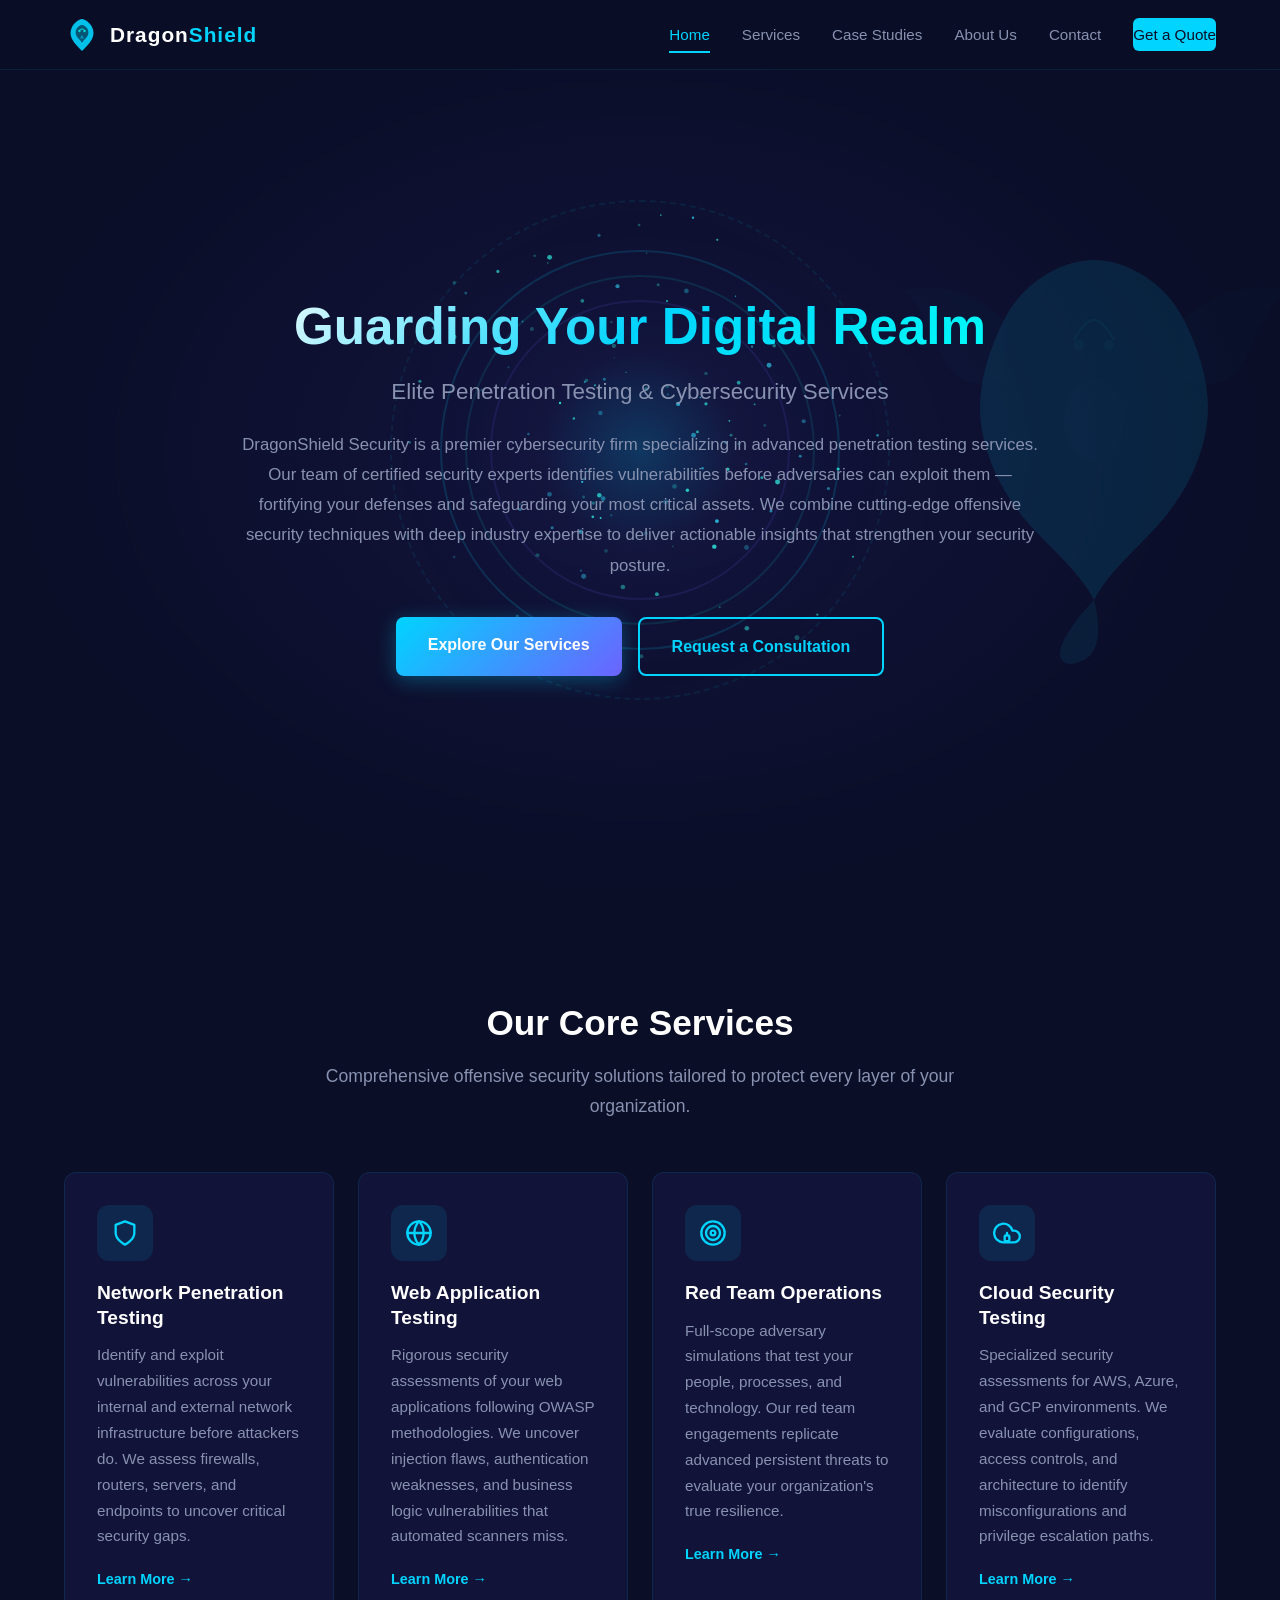
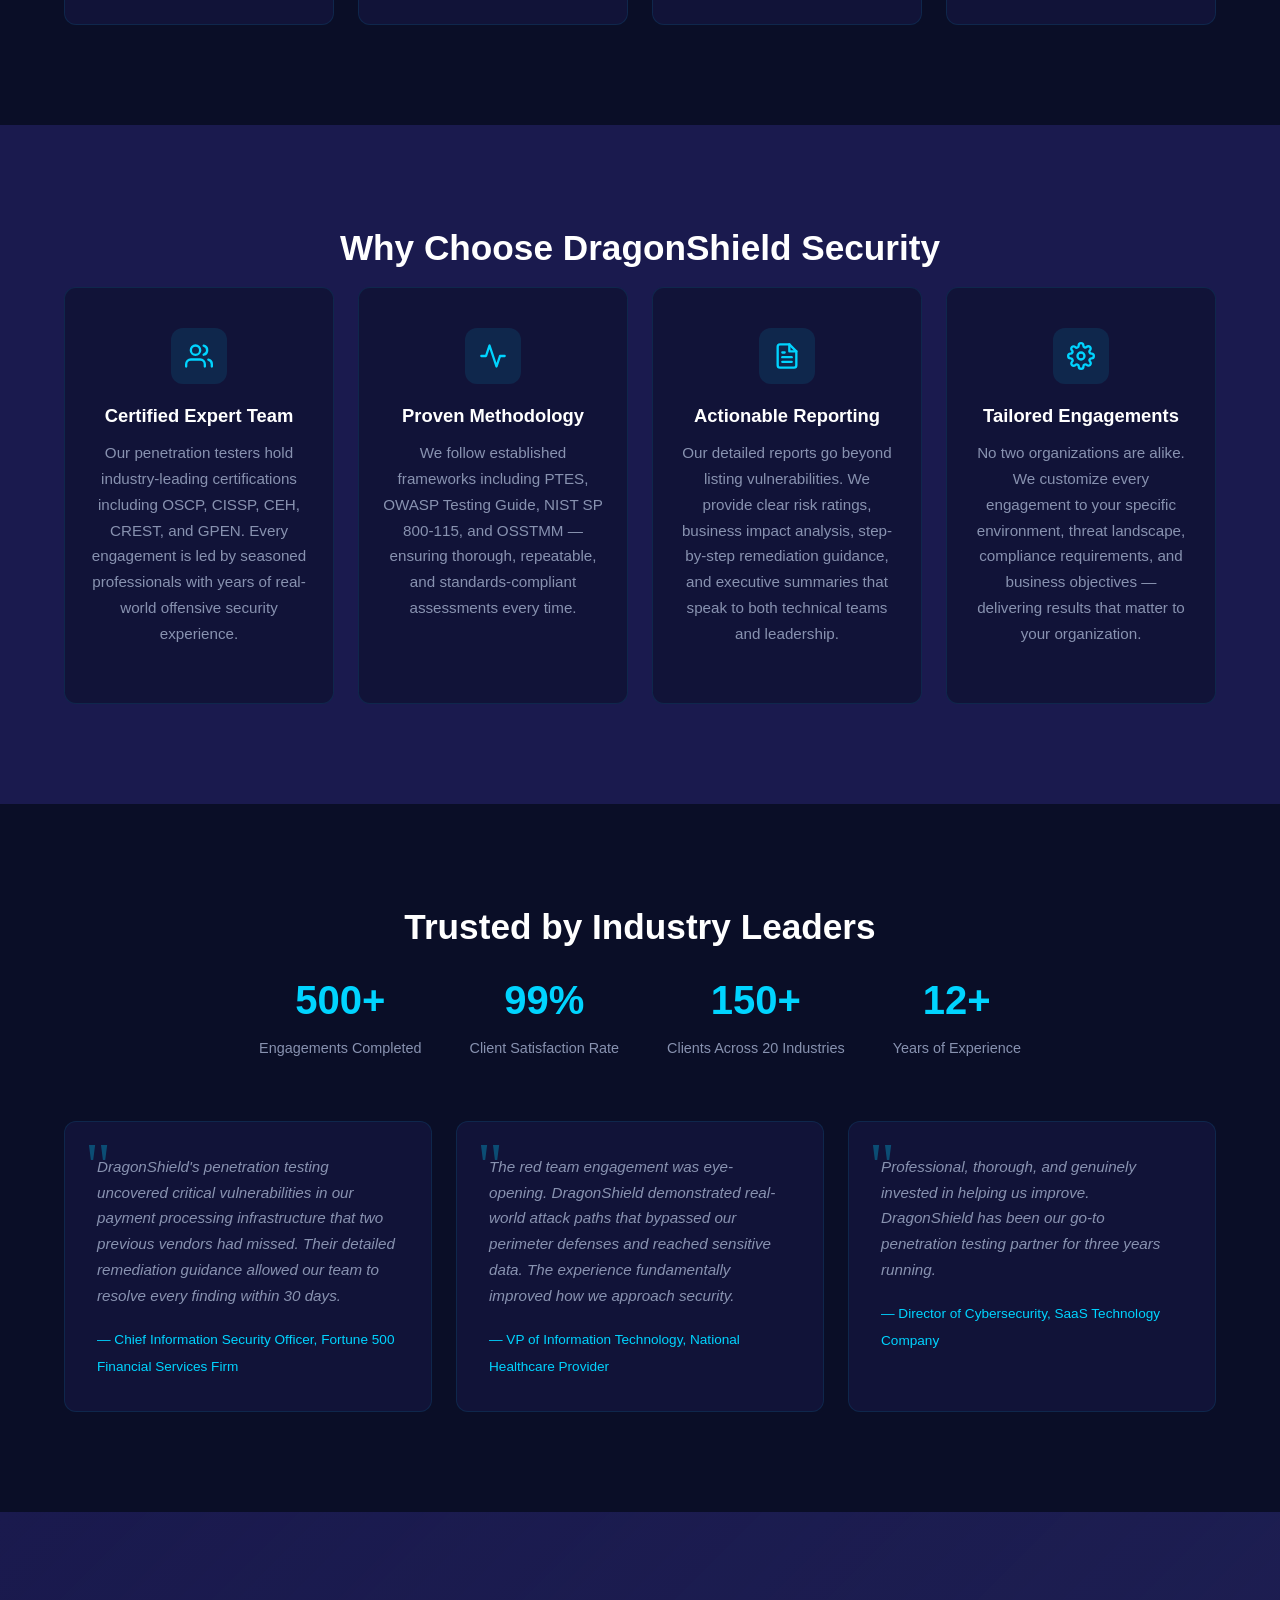
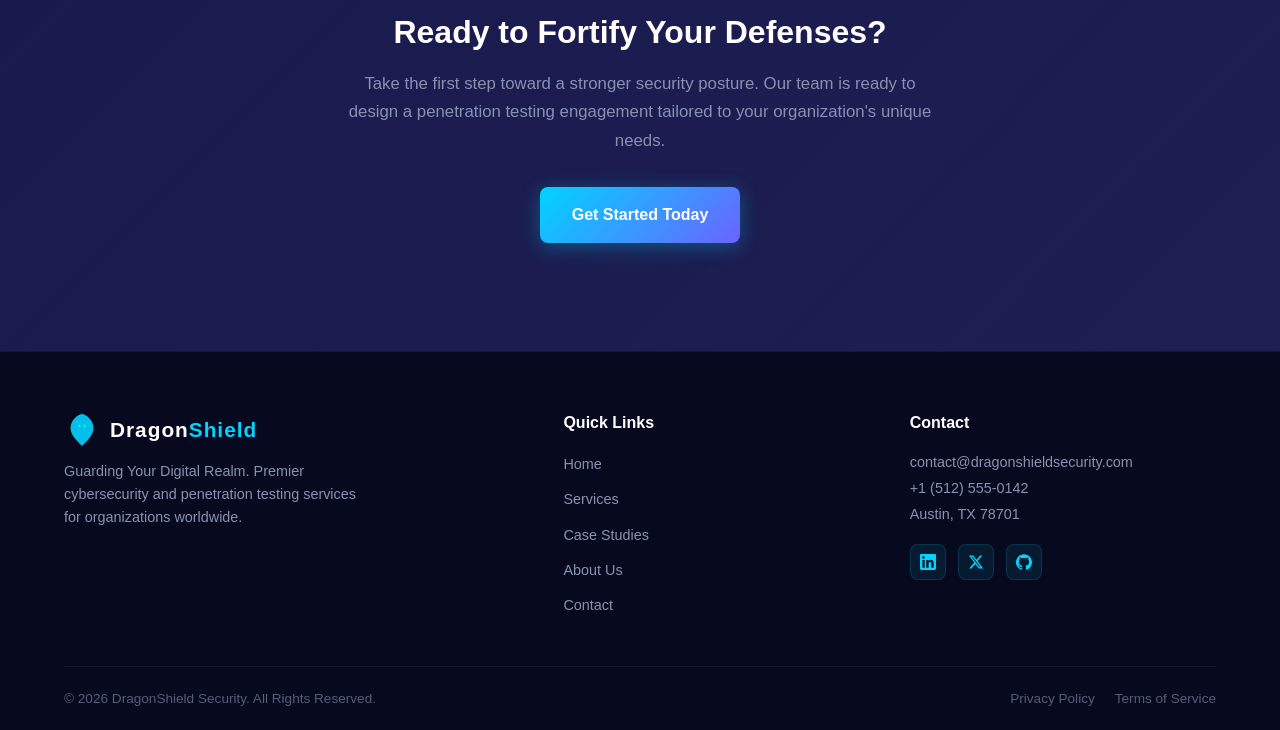
<file: index.html>
<!DOCTYPE html>
<html lang="en">
<head>
  <meta charset="UTF-8">
  <meta name="viewport" content="width=device-width, initial-scale=1.0">
    <meta http-equiv="Content-Security-Policy" content="default-src 'self'; script-src 'self'; style-src 'self' 'unsafe-inline' https://fonts.googleapis.com https://fonts.google.com; font-src 'self' https://fonts.gstatic.com; img-src 'self' data:; connect-src 'self'; frame-ancestors 'none'; base-uri 'self'; form-action 'self';">
    <meta http-equiv="X-Content-Type-Options" content="nosniff">
    <meta http-equiv="X-Frame-Options" content="DENY">
    <meta name="referrer" content="strict-origin-when-cross-origin">
    <meta http-equiv="Permissions-Policy" content="camera=(), microphone=(), geolocation=()">
  <title>DragonShield Security — Guarding Your Digital Realm</title>
    <meta name="description" content="DragonShield Security offers elite penetration testing and cybersecurity services to guard your digital realm.">
  <link rel="preconnect" href="https://fonts.googleapis.com">
  <link
rel="preconnect"
href="https://fonts.gstatic.com"
crossorigin
>
  <link href="https://fonts.googleapis.com/css2?family=Orbitron:wght@400;500;700;900&family=Inter:wght@400;500;600;700&family=Roboto:wght@400;500;700&family=Roboto+Mono:wght@400;500&display=swap" rel="stylesheet">
  <link rel="stylesheet" href="css/styles.css">
</head>
<body>

  <!-- Starry Background -->
  <div class="stars-bg" aria-hidden="true"></div>

  <!-- Navigation -->
  <nav
class="navbar"
role="navigation"
aria-label="Main navigation"
>
    <div class="container">
      <a
href="index.html"
class="nav-brand"
aria-label="DragonShield Security Home"
>
        <svg
viewBox="0 0 36 36"
fill="none"
xmlns="http://www.w3.org/2000/svg"
aria-hidden="true"
>
          <path
d="M18 2C15 2 10 6 8 10C6 14 6 18 8 22C10 26 14 30 18 34C22 30 26 26 28 22C30 18 30 14 28 10C26 6 21 2 18 2Z"
fill="url(#dragon-grad)"
opacity="0.9"
/>
          <path
d="M18 8C16 8 13 10 12 13C11 16 12 19 14 21C15.5 22.5 17 24 18 26C19 24 20.5 22.5 22 21C24 19 25 16 24 13C23 10 20 8 18 8Z"
fill="#0a0e27"
opacity="0.6"
/>
          <path
d="M15 14C15 14 16 12 18 12C20 12 21 14 21 14"
stroke="#00fff5"
stroke-width="1"
fill="none"
opacity="0.8"
/>
          <circle
cx="15.5"
cy="14"
r="1.2"
fill="#00fff5"
opacity="0.9"
>
            <animate
attributeName="opacity"
values="0.9;0.4;0.9"
dur="3s"
repeatCount="indefinite"
/>
          </circle>
          <circle
cx="20.5"
cy="14"
r="1.2"
fill="#00fff5"
opacity="0.9"
>
            <animate
attributeName="opacity"
values="0.9;0.4;0.9"
dur="3s"
repeatCount="indefinite"
/>
          </circle>
          <path
d="M18 18L16 22L18 21L20 22L18 18Z"
fill="#00d4ff"
opacity="0.6"
/>
          <defs>
            <linearGradient
id="dragon-grad"
x1="8"
y1="2"
x2="28"
y2="34"
>
              <stop offset="0%" stop-color="#00d4ff"/>
              <stop offset="100%" stop-color="#6c63ff"/>
            </linearGradient>
          </defs>
        </svg>
        <span class="nav-brand-text">Dragon<span>Shield</span></span>
      </a>
      <div class="nav-links">
        <a href="index.html" class="active">Home</a>
        <a href="services.html">Services</a>
        <a href="case-studies.html">Case Studies</a>
        <a href="about.html">About Us</a>
        <a href="contact.html">Contact</a>
        <a href="contact.html" class="nav-cta">Get a Quote</a>
      </div>
      <button
class="hamburger"
aria-label="Toggle navigation menu"
aria-expanded="false"
>
        <span></span>
        <span></span>
        <span></span>
      </button>
    </div>
  </nav>

  <!-- Mobile Menu -->
  <div class="mobile-overlay" aria-hidden="true"></div>
  <div
class="mobile-menu"
role="navigation"
aria-label="Mobile navigation"
>
    <a href="index.html" class="active">Home</a>
    <a href="services.html">Services</a>
    <a href="case-studies.html">Case Studies</a>
    <a href="about.html">About Us</a>
    <a href="contact.html">Contact</a>
    <a
href="contact.html"
class="nav-cta"
style="text-align:center;margin-top:12px;"
>Get a Quote</a>
  </div>

  <main>
    <!-- Hero Section -->
    <section class="hero">
      <canvas id="portal-canvas" aria-hidden="true"></canvas>

      <!-- Portal Rings -->
      <div class="portal-ring" aria-hidden="true">
        <div class="portal-ring-inner portal-ring-1"></div>
        <div class="portal-ring-inner portal-ring-2"></div>
        <div class="portal-ring-inner portal-ring-3"></div>
        <div class="portal-ring-inner portal-ring-4"></div>
      </div>
      <div class="portal-glow" aria-hidden="true"></div>

      <!-- Dragon SVG (decorative, right side) -->
      <div class="hero-dragon" aria-hidden="true">
        <svg
viewBox="0 0 500 500"
fill="none"
xmlns="http://www.w3.org/2000/svg"
>
          <!-- Dragon body -->
          <path
d="M250 60C220 60 180 80 160 120C140 160 130 200 140 240C150 280 170 310 200 340C220 360 240 380 250 400C260 380 280 360 300 340C330 310 350 280 360 240C370 200 360 160 340 120C320 80 280 60 250 60Z"
fill="url(#hero-dragon-body)"
opacity="0.7"
/>
          <!-- Dragon wings left -->
          <path
d="M160 120C140 100 100 80 60 90C80 110 90 140 100 160C110 180 130 190 160 180"
fill="url(#hero-dragon-wing)"
opacity="0.4"
/>
          <!-- Dragon wings right -->
          <path
d="M340 120C360 100 400 80 440 90C420 110 410 140 400 160C390 180 370 190 340 180"
fill="url(#hero-dragon-wing)"
opacity="0.4"
/>
          <!-- Dragon head detail -->
          <path
d="M230 140C230 140 240 120 250 120C260 120 270 140 270 140"
stroke="#00fff5"
stroke-width="2"
fill="none"
opacity="0.6"
/>
          <!-- Dragon eyes -->
          <circle
cx="235"
cy="145"
r="6"
fill="#00fff5"
opacity="0.8"
>
            <animate
attributeName="opacity"
values="0.8;0.3;0.8"
dur="4s"
repeatCount="indefinite"
/>
            <animate
attributeName="r"
values="6;5;6"
dur="4s"
repeatCount="indefinite"
/>
          </circle>
          <circle
cx="265"
cy="145"
r="6"
fill="#00fff5"
opacity="0.8"
>
            <animate
attributeName="opacity"
values="0.8;0.3;0.8"
dur="4s"
repeatCount="indefinite"
/>
            <animate
attributeName="r"
values="6;5;6"
dur="4s"
repeatCount="indefinite"
/>
          </circle>
          <!-- Dragon chest glow -->
          <ellipse
cx="250"
cy="220"
rx="30"
ry="40"
fill="#00d4ff"
opacity="0.15"
>
            <animate
attributeName="opacity"
values="0.15;0.25;0.15"
dur="3s"
repeatCount="indefinite"
/>
          </ellipse>
          <!-- Dragon breath particles -->
          <circle
cx="250"
cy="170"
r="3"
fill="#00d4ff"
opacity="0.4"
>
            <animate
attributeName="cy"
values="170;100;60"
dur="5s"
repeatCount="indefinite"
/>
            <animate
attributeName="opacity"
values="0.4;0.1;0"
dur="5s"
repeatCount="indefinite"
/>
          </circle>
          <circle
cx="240"
cy="175"
r="2"
fill="#00fff5"
opacity="0.3"
>
            <animate
attributeName="cy"
values="175;110;70"
dur="6s"
repeatCount="indefinite"
/>
            <animate
attributeName="opacity"
values="0.3;0.1;0"
dur="6s"
repeatCount="indefinite"
/>
          </circle>
          <circle
cx="260"
cy="175"
r="2"
fill="#6c63ff"
opacity="0.3"
>
            <animate
attributeName="cy"
values="175;105;65"
dur="5.5s"
repeatCount="indefinite"
/>
            <animate
attributeName="opacity"
values="0.3;0.1;0"
dur="5.5s"
repeatCount="indefinite"
/>
          </circle>
          <!-- Tail -->
          <path
d="M250 400C250 400 230 420 220 440C210 460 220 470 240 460C250 455 260 440 250 400Z"
fill="url(#hero-dragon-body)"
opacity="0.5"
/>
          <defs>
            <linearGradient
id="hero-dragon-body"
x1="140"
y1="60"
x2="360"
y2="400"
>
              <stop offset="0%" stop-color="#00d4ff"/>
              <stop offset="50%" stop-color="#6c63ff"/>
              <stop offset="100%" stop-color="#00d4ff"/>
            </linearGradient>
            <linearGradient
id="hero-dragon-wing"
x1="60"
y1="80"
x2="160"
y2="190"
>
              <stop
offset="0%"
stop-color="#00d4ff"
stop-opacity="0.3"
/>
              <stop
offset="100%"
stop-color="#6c63ff"
stop-opacity="0.1"
/>
            </linearGradient>
          </defs>
        </svg>
      </div>

      <div class="hero-content">
        <h1>Guarding Your Digital Realm</h1>
        <h2>Elite Penetration Testing &amp; Cybersecurity Services</h2>
        <p>DragonShield Security is a premier cybersecurity firm specializing in advanced penetration testing services. Our team of certified security experts identifies vulnerabilities before adversaries can exploit them — fortifying your defenses and safeguarding your most critical assets. We combine cutting-edge offensive security techniques with deep industry expertise to deliver actionable insights that strengthen your security posture.</p>
        <div class="hero-buttons">
          <a href="services.html" class="btn btn-primary btn-glow">Explore Our Services</a>
          <a href="contact.html" class="btn btn-outline">Request a Consultation</a>
        </div>
      </div>
    </section>

    <!-- Services Overview Section -->
    <section class="section-padding" id="services-overview">
      <div class="container">
        <div class="text-center fade-in">
          <h2 class="section-heading">Our Core Services</h2>
          <p class="section-subtext">Comprehensive offensive security solutions tailored to protect every layer of your organization.</p>
        </div>
        <div class="grid-4 fade-in">
          <!-- Card 1 -->
          <div class="card">
            <div class="card-icon">
              <svg
viewBox="0 0 24 24"
fill="none"
stroke="currentColor"
stroke-width="2"
stroke-linecap="round"
stroke-linejoin="round"
>
<path d="M12 22s8-4 8-10V5l-8-3-8 3v7c0 6 8 10 8 10z"/>
</svg>
            </div>
            <h3>Network Penetration Testing</h3>
            <p>Identify and exploit vulnerabilities across your internal and external network infrastructure before attackers do. We assess firewalls, routers, servers, and endpoints to uncover critical security gaps.</p>
            <a href="services.html#network-pentesting" class="card-link">Learn More →</a>
          </div>
          <!-- Card 2 -->
          <div class="card">
            <div class="card-icon">
              <svg
viewBox="0 0 24 24"
fill="none"
stroke="currentColor"
stroke-width="2"
stroke-linecap="round"
stroke-linejoin="round"
>
<circle
cx="12"
cy="12"
r="10"
/>
<line
x1="2"
y1="12"
x2="22"
y2="12"
/>
<path d="M12 2a15.3 15.3 0 0 1 4 10 15.3 15.3 0 0 1-4 10 15.3 15.3 0 0 1-4-10 15.3 15.3 0 0 1 4-10z"/>
</svg>
            </div>
            <h3>Web Application Testing</h3>
            <p>Rigorous security assessments of your web applications following OWASP methodologies. We uncover injection flaws, authentication weaknesses, and business logic vulnerabilities that automated scanners miss.</p>
            <a href="services.html#web-app-testing" class="card-link">Learn More →</a>
          </div>
          <!-- Card 3 -->
          <div class="card">
            <div class="card-icon">
              <svg
viewBox="0 0 24 24"
fill="none"
stroke="currentColor"
stroke-width="2"
stroke-linecap="round"
stroke-linejoin="round"
>
<circle
cx="12"
cy="12"
r="10"
/>
<circle
cx="12"
cy="12"
r="6"
/>
<circle
cx="12"
cy="12"
r="2"
/>
</svg>
            </div>
            <h3>Red Team Operations</h3>
            <p>Full-scope adversary simulations that test your people, processes, and technology. Our red team engagements replicate advanced persistent threats to evaluate your organization's true resilience.</p>
            <a href="services.html#red-teaming" class="card-link">Learn More →</a>
          </div>
          <!-- Card 4 -->
          <div class="card">
            <div class="card-icon">
              <svg
viewBox="0 0 24 24"
fill="none"
stroke="currentColor"
stroke-width="2"
stroke-linecap="round"
stroke-linejoin="round"
>
<path d="M18 10h-1.26A8 8 0 1 0 9 20h9a5 5 0 0 0 0-10z"/>
<rect
x="10"
y="14"
width="4"
height="5"
rx="1"
/>
<path d="M12 14v-2"/>
</svg>
            </div>
            <h3>Cloud Security Testing</h3>
            <p>Specialized security assessments for AWS, Azure, and GCP environments. We evaluate configurations, access controls, and architecture to identify misconfigurations and privilege escalation paths.</p>
            <a href="services.html#cloud-security" class="card-link">Learn More →</a>
          </div>
        </div>
      </div>
    </section>

    <!-- Why Choose Us Section -->
    <section class="section-padding why-section">
      <div class="container">
        <div class="text-center fade-in">
          <h2 class="section-heading">Why Choose DragonShield Security</h2>
        </div>
        <div class="grid-4 fade-in">
          <div class="card why-card">
            <div class="card-icon">
              <svg
viewBox="0 0 24 24"
fill="none"
stroke="currentColor"
stroke-width="2"
stroke-linecap="round"
stroke-linejoin="round"
>
<path d="M17 21v-2a4 4 0 0 0-4-4H5a4 4 0 0 0-4 4v2"/>
<circle
cx="9"
cy="7"
r="4"
/>
<path d="M23 21v-2a4 4 0 0 0-3-3.87"/>
<path d="M16 3.13a4 4 0 0 1 0 7.75"/>
</svg>
            </div>
            <h3>Certified Expert Team</h3>
            <p>Our penetration testers hold industry-leading certifications including OSCP, CISSP, CEH, CREST, and GPEN. Every engagement is led by seasoned professionals with years of real-world offensive security experience.</p>
          </div>
          <div class="card why-card">
            <div class="card-icon">
              <svg
viewBox="0 0 24 24"
fill="none"
stroke="currentColor"
stroke-width="2"
stroke-linecap="round"
stroke-linejoin="round"
>
<polyline points="22 12 18 12 15 21 9 3 6 12 2 12"/>
</svg>
            </div>
            <h3>Proven Methodology</h3>
            <p>We follow established frameworks including PTES, OWASP Testing Guide, NIST SP 800-115, and OSSTMM — ensuring thorough, repeatable, and standards-compliant assessments every time.</p>
          </div>
          <div class="card why-card">
            <div class="card-icon">
              <svg
viewBox="0 0 24 24"
fill="none"
stroke="currentColor"
stroke-width="2"
stroke-linecap="round"
stroke-linejoin="round"
>
<path d="M14 2H6a2 2 0 0 0-2 2v16a2 2 0 0 0 2 2h12a2 2 0 0 0 2-2V8z"/>
<polyline points="14 2 14 8 20 8"/>
<line
x1="16"
y1="13"
x2="8"
y2="13"
/>
<line
x1="16"
y1="17"
x2="8"
y2="17"
/>
<polyline points="10 9 9 9 8 9"/>
</svg>
            </div>
            <h3>Actionable Reporting</h3>
            <p>Our detailed reports go beyond listing vulnerabilities. We provide clear risk ratings, business impact analysis, step-by-step remediation guidance, and executive summaries that speak to both technical teams and leadership.</p>
          </div>
          <div class="card why-card">
            <div class="card-icon">
              <svg
viewBox="0 0 24 24"
fill="none"
stroke="currentColor"
stroke-width="2"
stroke-linecap="round"
stroke-linejoin="round"
>
<circle
cx="12"
cy="12"
r="3"
/>
<path d="M19.4 15a1.65 1.65 0 0 0 .33 1.82l.06.06a2 2 0 0 1 0 2.83 2 2 0 0 1-2.83 0l-.06-.06a1.65 1.65 0 0 0-1.82-.33 1.65 1.65 0 0 0-1 1.51V21a2 2 0 0 1-2 2 2 2 0 0 1-2-2v-.09A1.65 1.65 0 0 0 9 19.4a1.65 1.65 0 0 0-1.82.33l-.06.06a2 2 0 0 1-2.83 0 2 2 0 0 1 0-2.83l.06-.06A1.65 1.65 0 0 0 4.68 15a1.65 1.65 0 0 0-1.51-1H3a2 2 0 0 1-2-2 2 2 0 0 1 2-2h.09A1.65 1.65 0 0 0 4.6 9a1.65 1.65 0 0 0-.33-1.82l-.06-.06a2 2 0 0 1 0-2.83 2 2 0 0 1 2.83 0l.06.06A1.65 1.65 0 0 0 9 4.68a1.65 1.65 0 0 0 1-1.51V3a2 2 0 0 1 2-2 2 2 0 0 1 2 2v.09a1.65 1.65 0 0 0 1 1.51 1.65 1.65 0 0 0 1.82-.33l.06-.06a2 2 0 0 1 2.83 0 2 2 0 0 1 0 2.83l-.06.06A1.65 1.65 0 0 0 19.4 9a1.65 1.65 0 0 0 1.51 1H21a2 2 0 0 1 2 2 2 2 0 0 1-2 2h-.09a1.65 1.65 0 0 0-1.51 1z"/>
</svg>
            </div>
            <h3>Tailored Engagements</h3>
            <p>No two organizations are alike. We customize every engagement to your specific environment, threat landscape, compliance requirements, and business objectives — delivering results that matter to your organization.</p>
          </div>
        </div>
      </div>
    </section>

    <!-- Testimonials / Trust Section -->
    <section class="section-padding">
      <div class="container">
        <div class="text-center fade-in">
          <h2 class="section-heading">Trusted by Industry Leaders</h2>
        </div>

        <!-- Trust Metrics -->
        <div class="trust-metrics fade-in">
          <div class="trust-metric">
            <span class="metric-value">500+</span>
            <span class="metric-label">Engagements Completed</span>
          </div>
          <div class="trust-metric">
            <span class="metric-value">99%</span>
            <span class="metric-label">Client Satisfaction Rate</span>
          </div>
          <div class="trust-metric">
            <span class="metric-value">150+</span>
            <span class="metric-label">Clients Across 20 Industries</span>
          </div>
          <div class="trust-metric">
            <span class="metric-value">12+</span>
            <span class="metric-label">Years of Experience</span>
          </div>
        </div>

        <!-- Testimonials -->
        <div class="testimonials-grid fade-in">
          <div class="testimonial-card">
            <p>DragonShield's penetration testing uncovered critical vulnerabilities in our payment processing infrastructure that two previous vendors had missed. Their detailed remediation guidance allowed our team to resolve every finding within 30 days.</p>
            <span class="attribution">— Chief Information Security Officer, Fortune 500 Financial Services Firm</span>
          </div>
          <div class="testimonial-card">
            <p>The red team engagement was eye-opening. DragonShield demonstrated real-world attack paths that bypassed our perimeter defenses and reached sensitive data. The experience fundamentally improved how we approach security.</p>
            <span class="attribution">— VP of Information Technology, National Healthcare Provider</span>
          </div>
          <div class="testimonial-card">
            <p>Professional, thorough, and genuinely invested in helping us improve. DragonShield has been our go-to penetration testing partner for three years running.</p>
            <span class="attribution">— Director of Cybersecurity, SaaS Technology Company</span>
          </div>
        </div>
      </div>
    </section>

    <!-- Final CTA Section -->
    <section class="section-padding cta-section">
      <div class="container fade-in">
        <h2>Ready to Fortify Your Defenses?</h2>
        <p>Take the first step toward a stronger security posture. Our team is ready to design a penetration testing engagement tailored to your organization's unique needs.</p>
        <a href="contact.html" class="btn btn-primary btn-glow">Get Started Today</a>
      </div>
    </section>
  </main>

  <!-- Footer -->
  <footer class="site-footer">
    <div class="container">
      <div class="footer-grid">
        <div class="footer-brand">
          <a href="index.html" class="nav-brand">
            <svg
viewBox="0 0 36 36"
fill="none"
xmlns="http://www.w3.org/2000/svg"
aria-hidden="true"
>
              <path
d="M18 2C15 2 10 6 8 10C6 14 6 18 8 22C10 26 14 30 18 34C22 30 26 26 28 22C30 18 30 14 28 10C26 6 21 2 18 2Z"
fill="url(#footer-dragon-grad)"
opacity="0.9"
/>
              <circle
cx="15.5"
cy="14"
r="1.2"
fill="#00fff5"
opacity="0.9"
/>
              <circle
cx="20.5"
cy="14"
r="1.2"
fill="#00fff5"
opacity="0.9"
/>
              <defs>
                <linearGradient
id="footer-dragon-grad"
x1="8"
y1="2"
x2="28"
y2="34"
>
                  <stop offset="0%" stop-color="#00d4ff"/>
                  <stop offset="100%" stop-color="#6c63ff"/>
                </linearGradient>
              </defs>
            </svg>
            <span class="nav-brand-text">Dragon<span>Shield</span></span>
          </a>
          <p>Guarding Your Digital Realm. Premier cybersecurity and penetration testing services for organizations worldwide.</p>
        </div>
        <div class="footer-links">
          <h4>Quick Links</h4>
          <ul>
            <li><a href="index.html">Home</a></li>
            <li><a href="services.html">Services</a></li>
            <li><a href="case-studies.html">Case Studies</a></li>
            <li><a href="about.html">About Us</a></li>
            <li><a href="contact.html">Contact</a></li>
          </ul>
        </div>
        <div class="footer-contact">
          <h4>Contact</h4>
          <p>
            <a href="mailto:contact@dragonshieldsecurity.com">contact@dragonshieldsecurity.com</a><br>
            +1 (512) 555-0142<br>
            Austin, TX 78701
          </p>
          <div class="footer-social">
            <a
href="#"
aria-label="LinkedIn"
target="_blank"
rel="noopener noreferrer"
>
              <svg viewBox="0 0 24 24" fill="currentColor">
<path d="M20.447 20.452h-3.554v-5.569c0-1.328-.027-3.037-1.852-3.037-1.853 0-2.136 1.445-2.136 2.939v5.667H9.351V9h3.414v1.561h.046c.477-.9 1.637-1.85 3.37-1.85 3.601 0 4.267 2.37 4.267 5.455v6.286zM5.337 7.433a2.062 2.062 0 0 1-2.063-2.065 2.064 2.064 0 1 1 2.063 2.065zm1.782 13.019H3.555V9h3.564v11.452zM22.225 0H1.771C.792 0 0 .774 0 1.729v20.542C0 23.227.792 24 1.771 24h20.451C23.2 24 24 23.227 24 22.271V1.729C24 .774 23.2 0 22.222 0h.003z"/>
</svg>
            </a>
            <a
href="#"
aria-label="X (Twitter)"
target="_blank"
rel="noopener noreferrer"
>
              <svg viewBox="0 0 24 24" fill="currentColor">
<path d="M18.244 2.25h3.308l-7.227 8.26 8.502 11.24H16.17l-5.214-6.817L4.99 21.75H1.68l7.73-8.835L1.254 2.25H8.08l4.713 6.231zm-1.161 17.52h1.833L7.084 4.126H5.117z"/>
</svg>
            </a>
            <a
href="#"
aria-label="GitHub"
target="_blank"
rel="noopener noreferrer"
>
              <svg viewBox="0 0 24 24" fill="currentColor">
<path d="M12 .297c-6.63 0-12 5.373-12 12 0 5.303 3.438 9.8 8.205 11.385.6.113.82-.258.82-.577 0-.285-.01-1.04-.015-2.04-3.338.724-4.042-1.61-4.042-1.61C4.422 18.07 3.633 17.7 3.633 17.7c-1.087-.744.084-.729.084-.729 1.205.084 1.838 1.236 1.838 1.236 1.07 1.835 2.809 1.305 3.495.998.108-.776.417-1.305.76-1.605-2.665-.3-5.466-1.332-5.466-5.93 0-1.31.465-2.38 1.235-3.22-.135-.303-.54-1.523.105-3.176 0 0 1.005-.322 3.3 1.23.96-.267 1.98-.399 3-.405 1.02.006 2.04.138 3 .405 2.28-1.552 3.285-1.23 3.285-1.23.645 1.653.24 2.873.12 3.176.765.84 1.23 1.91 1.23 3.22 0 4.61-2.805 5.625-5.475 5.92.42.36.81 1.096.81 2.22 0 1.606-.015 2.896-.015 3.286 0 .315.21.69.825.57C20.565 22.092 24 17.592 24 12.297c0-6.627-5.373-12-12-12"/>
</svg>
            </a>
          </div>
        </div>
      </div>
      <div class="footer-bottom">
        <p>&copy; 2026 DragonShield Security. All Rights Reserved.</p>
        <div class="footer-bottom-links">
          <a href="#">Privacy Policy</a>
          <a href="#">Terms of Service</a>
        </div>
      </div>
    </div>
  </footer>

  <script src="js/main.js"></script>
</body>
</html>
</file>
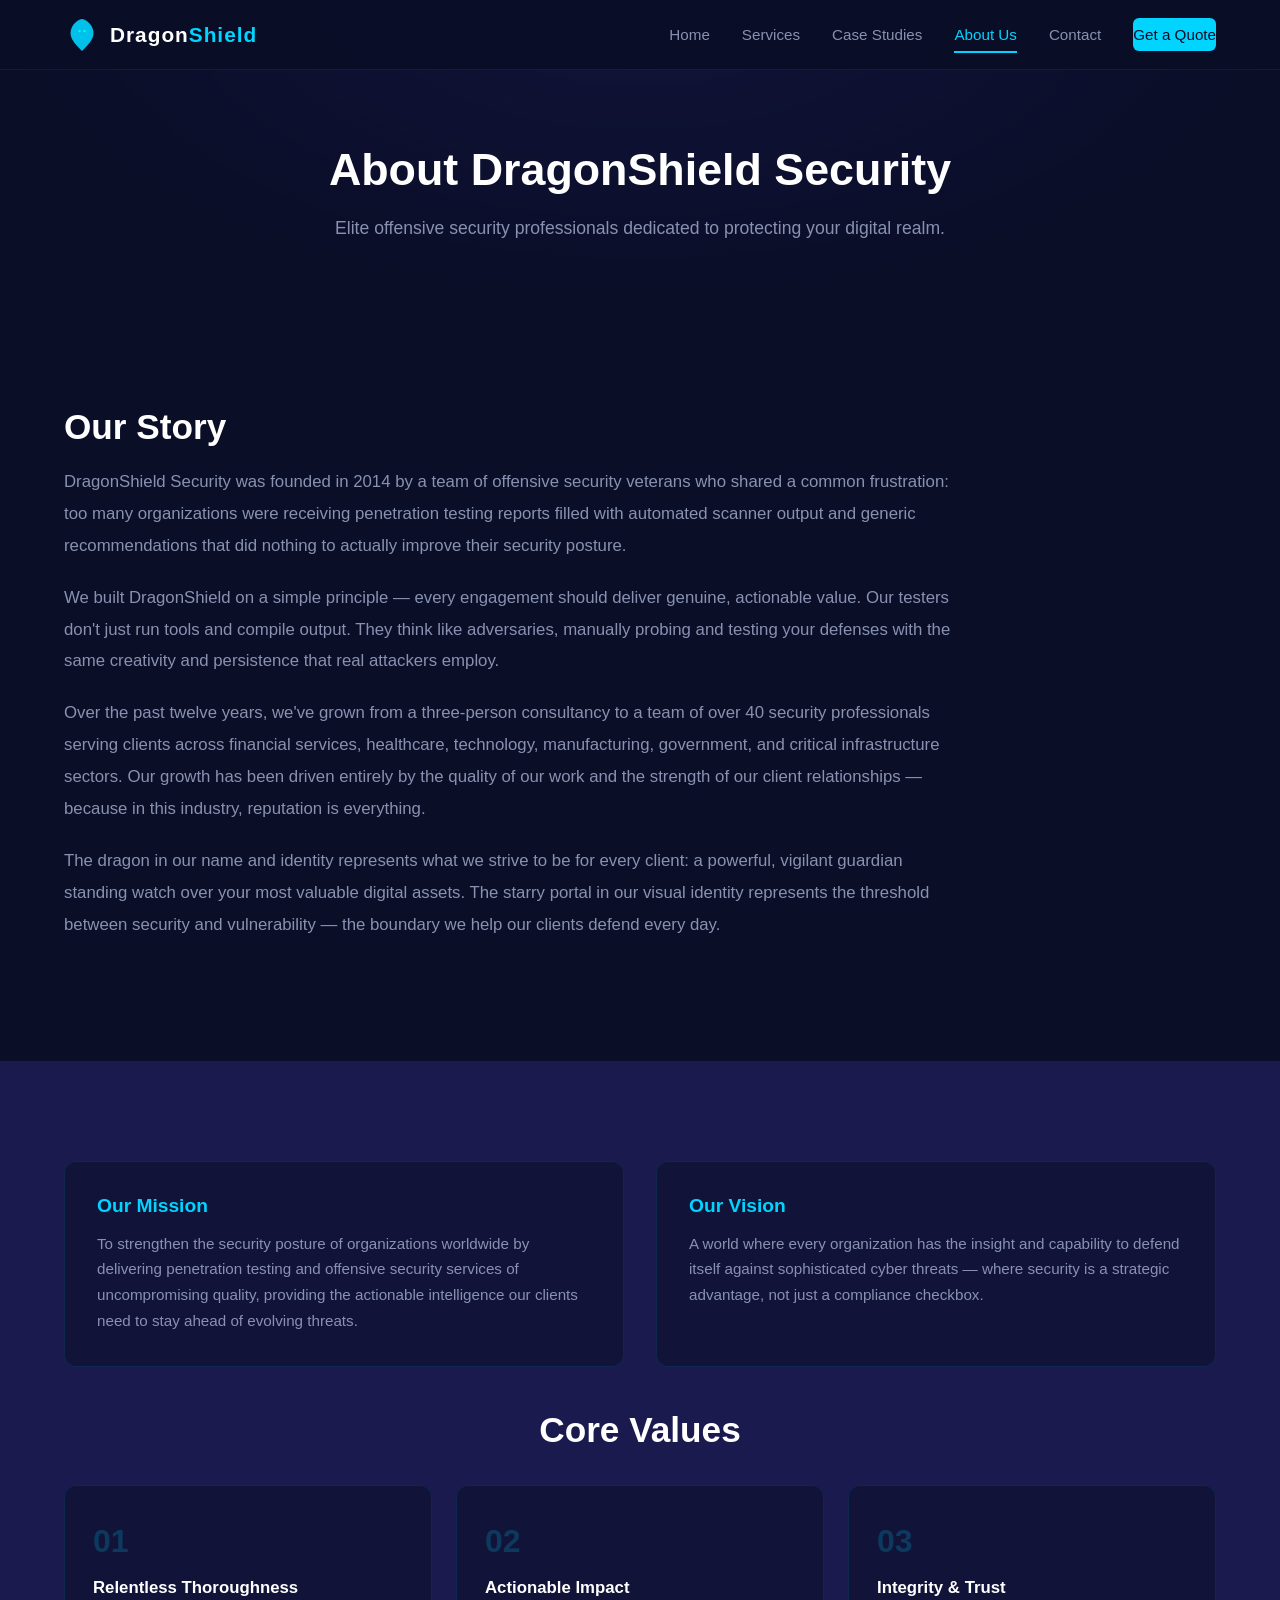
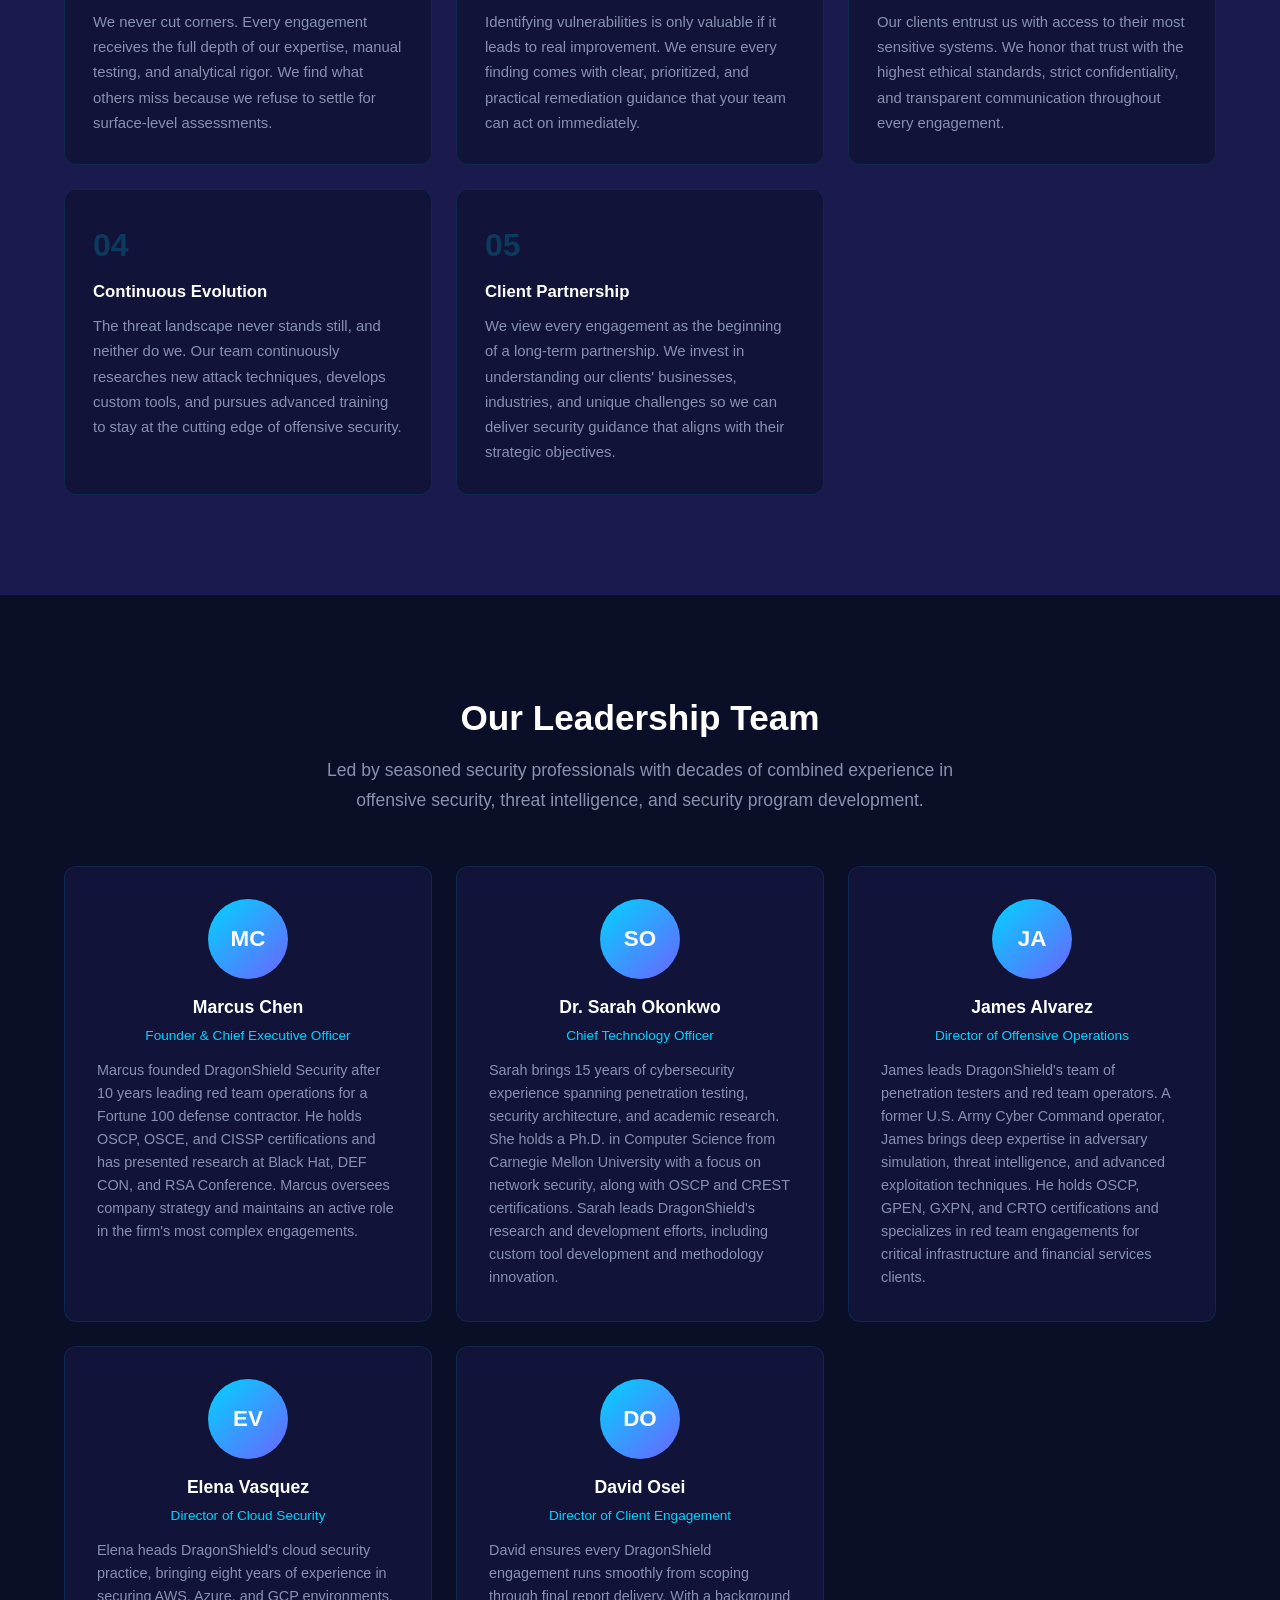
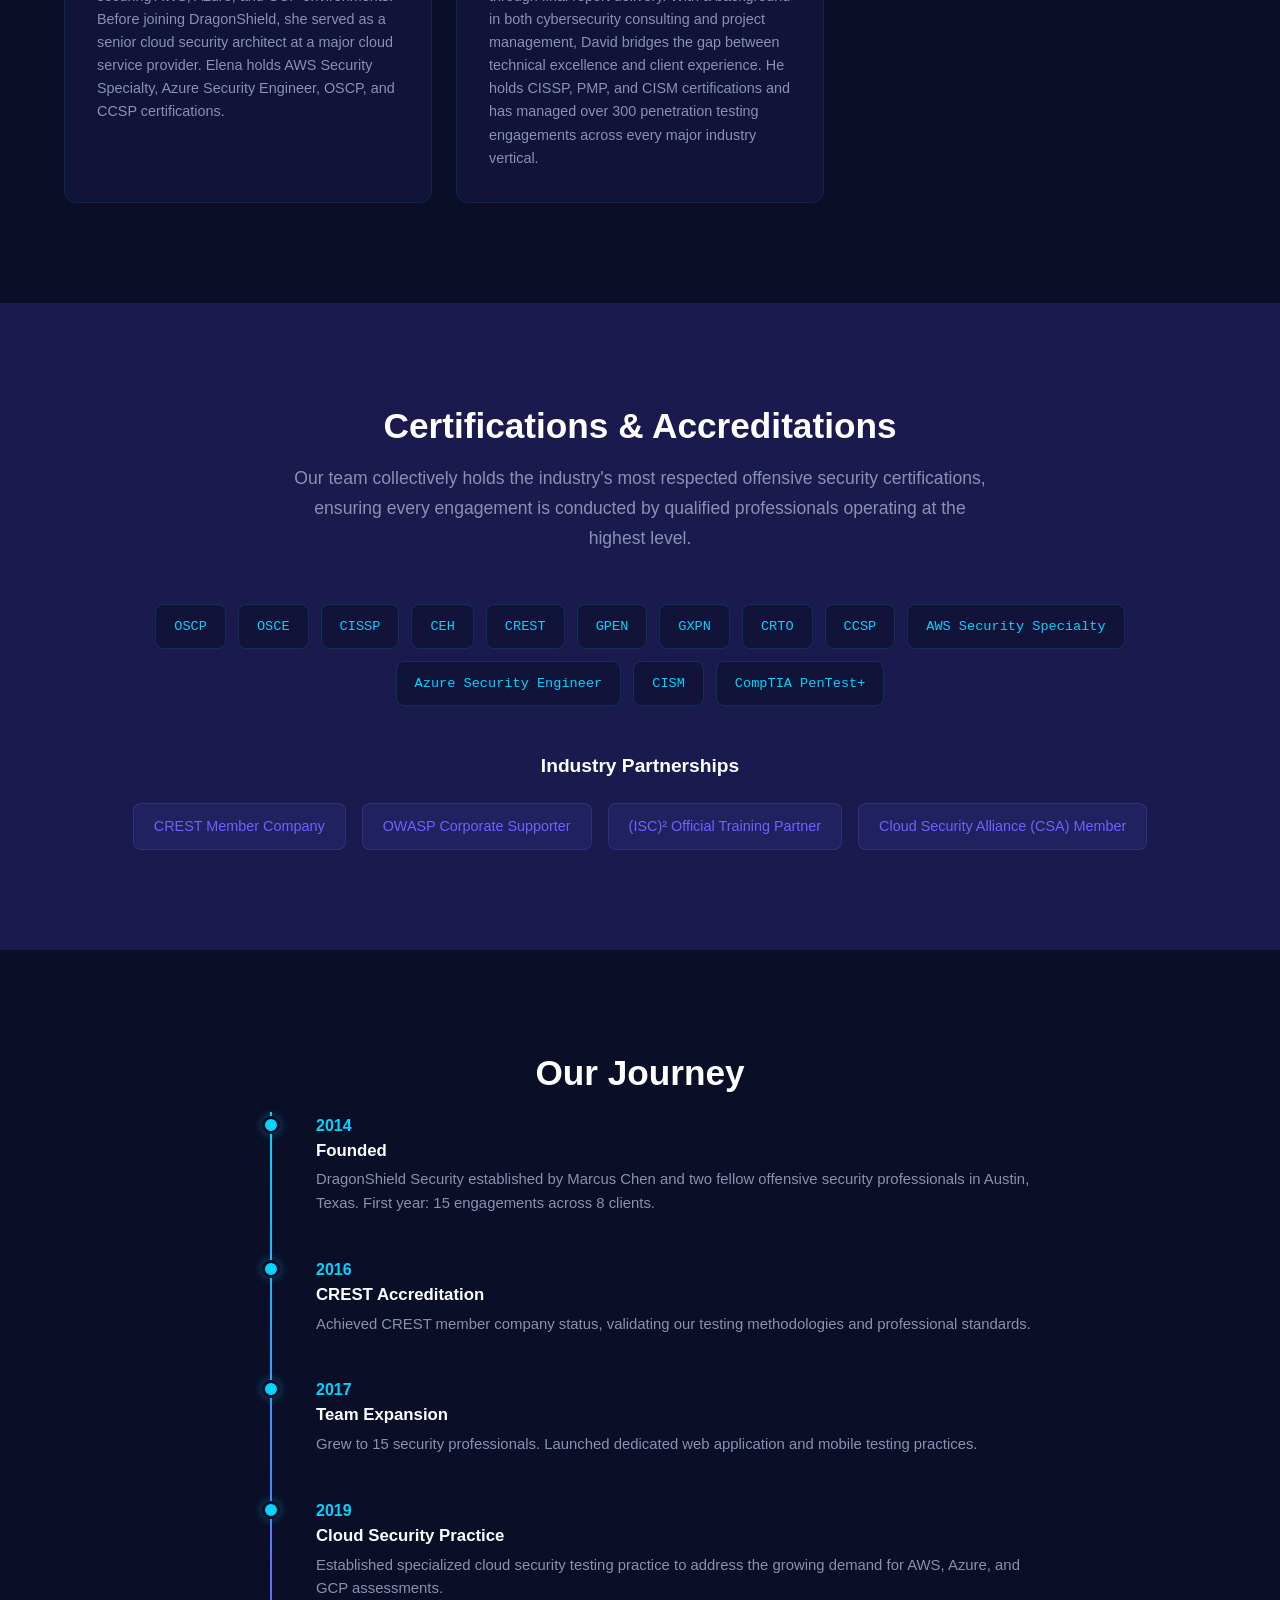
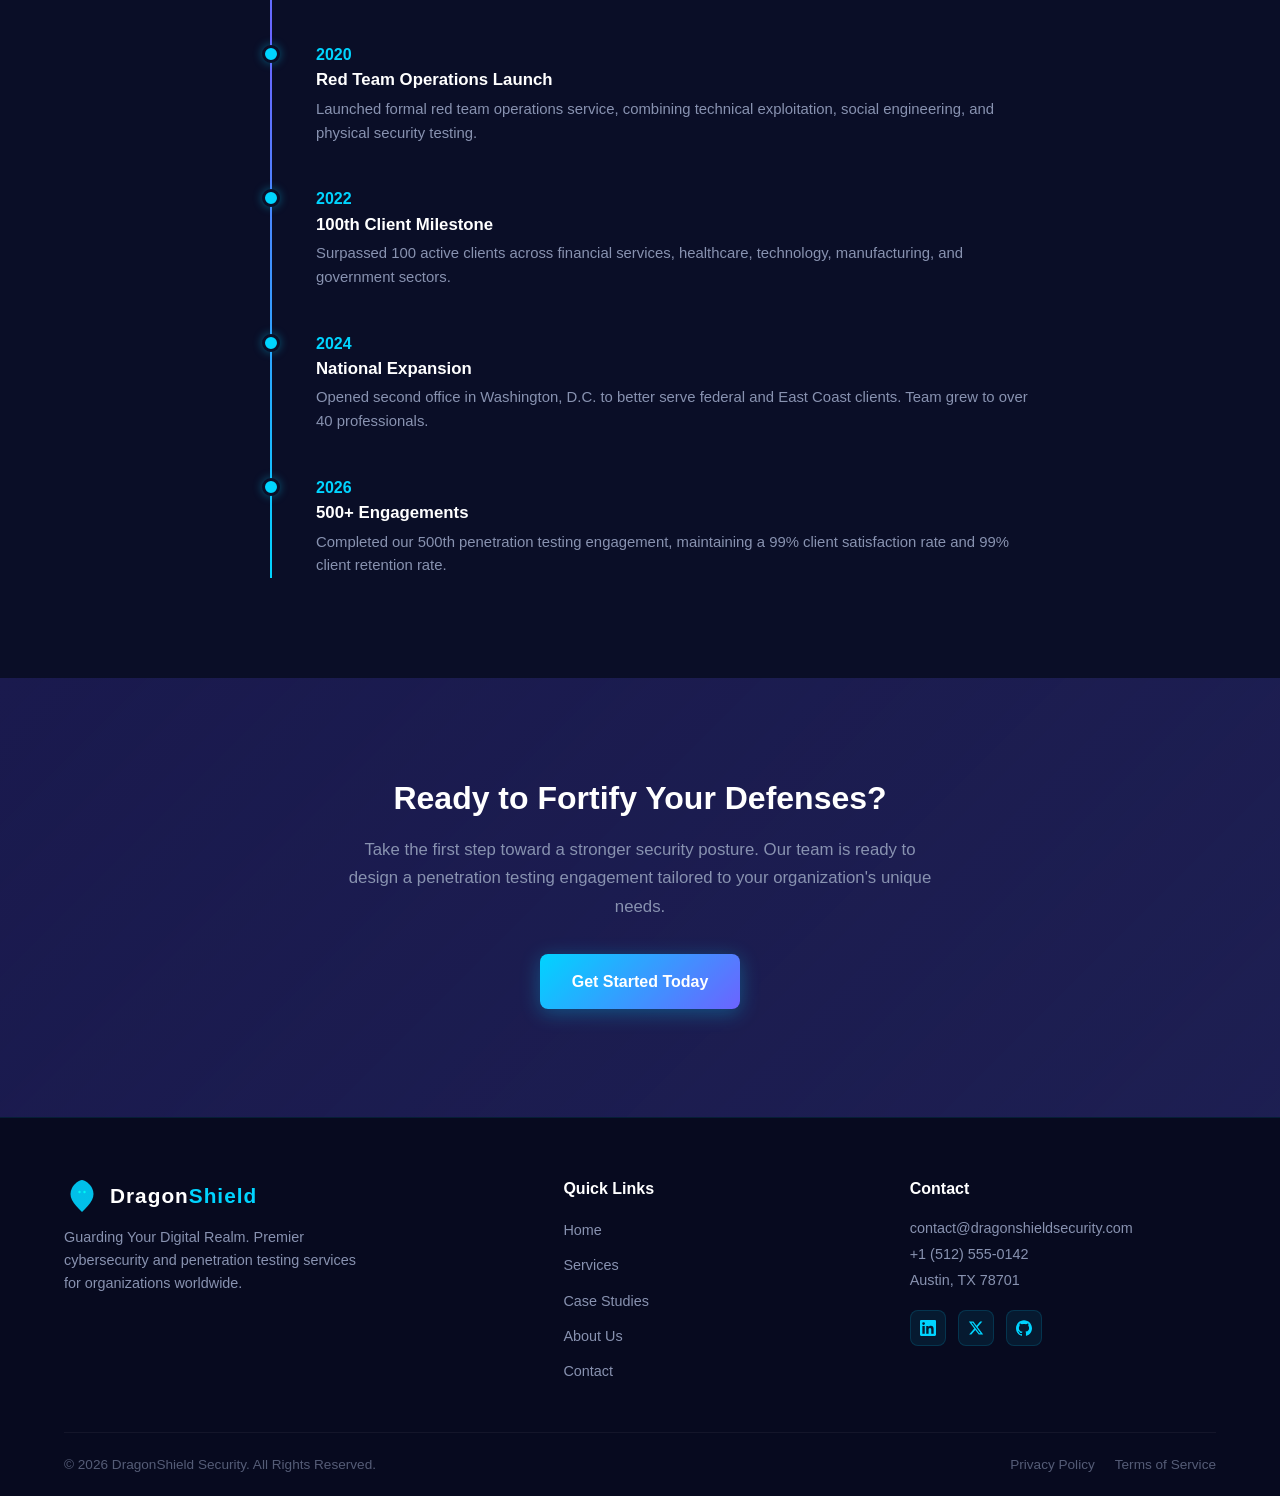
<file: about.html>
<!DOCTYPE html>
<html lang="en">
<head>
  <meta charset="UTF-8">
  <meta name="viewport" content="width=device-width, initial-scale=1.0">
    <meta http-equiv="Content-Security-Policy" content="default-src 'self'; script-src 'self'; style-src 'self' 'unsafe-inline' https://fonts.googleapis.com https://fonts.google.com; font-src 'self' https://fonts.gstatic.com; img-src 'self' data:; connect-src 'self'; frame-ancestors 'none'; base-uri 'self'; form-action 'self';">
    <meta http-equiv="X-Content-Type-Options" content="nosniff">
    <meta http-equiv="X-Frame-Options" content="DENY">
    <meta name="referrer" content="strict-origin-when-cross-origin">
    <meta http-equiv="Permissions-Policy" content="camera=(), microphone=(), geolocation=()">
  <title>About Us — DragonShield Security</title>
    <meta name="description" content="Learn about DragonShield Security - our mission, team, and commitment to cybersecurity excellence.">
  <link rel="preconnect" href="https://fonts.googleapis.com">
  <link
rel="preconnect"
href="https://fonts.gstatic.com"
crossorigin
>
  <link href="https://fonts.googleapis.com/css2?family=Orbitron:wght@400;500;700;900&family=Inter:wght@400;500;600;700&family=Roboto:wght@400;500;700&family=Roboto+Mono:wght@400;500&display=swap" rel="stylesheet">
  <link rel="stylesheet" href="css/styles.css">
</head>
<body>

  <!-- Starry Background -->
  <div class="stars-bg" aria-hidden="true"></div>

  <!-- Navigation -->
  <nav
class="navbar"
role="navigation"
aria-label="Main navigation"
>
    <div class="container">
      <a
href="index.html"
class="nav-brand"
aria-label="DragonShield Security Home"
>
        <svg
viewBox="0 0 36 36"
fill="none"
xmlns="http://www.w3.org/2000/svg"
aria-hidden="true"
>
          <path
d="M18 2C15 2 10 6 8 10C6 14 6 18 8 22C10 26 14 30 18 34C22 30 26 26 28 22C30 18 30 14 28 10C26 6 21 2 18 2Z"
fill="url(#dragon-grad-a)"
opacity="0.9"
/>
          <circle
cx="15.5"
cy="14"
r="1.2"
fill="#00fff5"
opacity="0.9"
/>
          <circle
cx="20.5"
cy="14"
r="1.2"
fill="#00fff5"
opacity="0.9"
/>
          <path
d="M18 18L16 22L18 21L20 22L18 18Z"
fill="#00d4ff"
opacity="0.6"
/>
          <defs>
            <linearGradient
id="dragon-grad-a"
x1="8"
y1="2"
x2="28"
y2="34"
>
              <stop offset="0%" stop-color="#00d4ff"/>
              <stop offset="100%" stop-color="#6c63ff"/>
            </linearGradient>
          </defs>
        </svg>
        <span class="nav-brand-text">Dragon<span>Shield</span></span>
      </a>
      <div class="nav-links">
        <a href="index.html">Home</a>
        <a href="services.html">Services</a>
        <a href="case-studies.html">Case Studies</a>
        <a href="about.html" class="active">About Us</a>
        <a href="contact.html">Contact</a>
        <a href="contact.html" class="nav-cta">Get a Quote</a>
      </div>
      <button
class="hamburger"
aria-label="Toggle navigation menu"
aria-expanded="false"
>
        <span></span>
        <span></span>
        <span></span>
      </button>
    </div>
  </nav>

  <!-- Mobile Menu -->
  <div class="mobile-overlay" aria-hidden="true"></div>
  <div
class="mobile-menu"
role="navigation"
aria-label="Mobile navigation"
>
    <a href="index.html">Home</a>
    <a href="services.html">Services</a>
    <a href="case-studies.html">Case Studies</a>
    <a href="about.html" class="active">About Us</a>
    <a href="contact.html">Contact</a>
    <a
href="contact.html"
class="nav-cta"
style="text-align:center;margin-top:12px;"
>Get a Quote</a>
  </div>

  <main>
    <!-- Page Header -->
    <section class="page-header">
      <div class="container">
        <h1>About DragonShield Security</h1>
        <p>Elite offensive security professionals dedicated to protecting your digital realm.</p>
      </div>
    </section>

    <!-- Company Story -->
    <section class="section-padding">
      <div class="container">
        <div class="fade-in">
          <h2 class="section-heading">Our Story</h2>
          <div class="about-story">
            <p>DragonShield Security was founded in 2014 by a team of offensive security veterans who shared a common frustration: too many organizations were receiving penetration testing reports filled with automated scanner output and generic recommendations that did nothing to actually improve their security posture.</p>
            <p>We built DragonShield on a simple principle — every engagement should deliver genuine, actionable value. Our testers don't just run tools and compile output. They think like adversaries, manually probing and testing your defenses with the same creativity and persistence that real attackers employ.</p>
            <p>Over the past twelve years, we've grown from a three-person consultancy to a team of over 40 security professionals serving clients across financial services, healthcare, technology, manufacturing, government, and critical infrastructure sectors. Our growth has been driven entirely by the quality of our work and the strength of our client relationships — because in this industry, reputation is everything.</p>
            <p>The dragon in our name and identity represents what we strive to be for every client: a powerful, vigilant guardian standing watch over your most valuable digital assets. The starry portal in our visual identity represents the threshold between security and vulnerability — the boundary we help our clients defend every day.</p>
          </div>
        </div>
      </div>
    </section>

    <!-- Mission & Vision -->
    <section class="section-padding" style="background: var(--deep-blue);">
      <div class="container">
        <div class="fade-in">
          <div class="mission-vision">
            <div class="mv-card">
              <h3>Our Mission</h3>
              <p>To strengthen the security posture of organizations worldwide by delivering penetration testing and offensive security services of uncompromising quality, providing the actionable intelligence our clients need to stay ahead of evolving threats.</p>
            </div>
            <div class="mv-card">
              <h3>Our Vision</h3>
              <p>A world where every organization has the insight and capability to defend itself against sophisticated cyber threats — where security is a strategic advantage, not just a compliance checkbox.</p>
            </div>
          </div>
        </div>

        <!-- Core Values -->
        <div class="text-center fade-in">
          <h2 class="section-heading">Core Values</h2>
        </div>
        <div class="values-grid fade-in" style="margin-top: 32px;">
          <div class="value-card">
            <div class="value-number">01</div>
            <h4>Relentless Thoroughness</h4>
            <p>We never cut corners. Every engagement receives the full depth of our expertise, manual testing, and analytical rigor. We find what others miss because we refuse to settle for surface-level assessments.</p>
          </div>
          <div class="value-card">
            <div class="value-number">02</div>
            <h4>Actionable Impact</h4>
            <p>Identifying vulnerabilities is only valuable if it leads to real improvement. We ensure every finding comes with clear, prioritized, and practical remediation guidance that your team can act on immediately.</p>
          </div>
          <div class="value-card">
            <div class="value-number">03</div>
            <h4>Integrity &amp; Trust</h4>
            <p>Our clients entrust us with access to their most sensitive systems. We honor that trust with the highest ethical standards, strict confidentiality, and transparent communication throughout every engagement.</p>
          </div>
          <div class="value-card">
            <div class="value-number">04</div>
            <h4>Continuous Evolution</h4>
            <p>The threat landscape never stands still, and neither do we. Our team continuously researches new attack techniques, develops custom tools, and pursues advanced training to stay at the cutting edge of offensive security.</p>
          </div>
          <div class="value-card">
            <div class="value-number">05</div>
            <h4>Client Partnership</h4>
            <p>We view every engagement as the beginning of a long-term partnership. We invest in understanding our clients' businesses, industries, and unique challenges so we can deliver security guidance that aligns with their strategic objectives.</p>
          </div>
        </div>
      </div>
    </section>

    <!-- Team Section -->
    <section class="section-padding">
      <div class="container">
        <div class="text-center fade-in">
          <h2 class="section-heading">Our Leadership Team</h2>
          <p class="section-subtext">Led by seasoned security professionals with decades of combined experience in offensive security, threat intelligence, and security program development.</p>
        </div>
        <div class="team-grid fade-in">
          <div class="team-card">
            <div class="team-avatar">MC</div>
            <h4>Marcus Chen</h4>
            <p class="team-role">Founder &amp; Chief Executive Officer</p>
            <p class="team-bio">Marcus founded DragonShield Security after 10 years leading red team operations for a Fortune 100 defense contractor. He holds OSCP, OSCE, and CISSP certifications and has presented research at Black Hat, DEF CON, and RSA Conference. Marcus oversees company strategy and maintains an active role in the firm's most complex engagements.</p>
          </div>
          <div class="team-card">
            <div class="team-avatar">SO</div>
            <h4>Dr. Sarah Okonkwo</h4>
            <p class="team-role">Chief Technology Officer</p>
            <p class="team-bio">Sarah brings 15 years of cybersecurity experience spanning penetration testing, security architecture, and academic research. She holds a Ph.D. in Computer Science from Carnegie Mellon University with a focus on network security, along with OSCP and CREST certifications. Sarah leads DragonShield's research and development efforts, including custom tool development and methodology innovation.</p>
          </div>
          <div class="team-card">
            <div class="team-avatar">JA</div>
            <h4>James Alvarez</h4>
            <p class="team-role">Director of Offensive Operations</p>
            <p class="team-bio">James leads DragonShield's team of penetration testers and red team operators. A former U.S. Army Cyber Command operator, James brings deep expertise in adversary simulation, threat intelligence, and advanced exploitation techniques. He holds OSCP, GPEN, GXPN, and CRTO certifications and specializes in red team engagements for critical infrastructure and financial services clients.</p>
          </div>
          <div class="team-card">
            <div class="team-avatar">EV</div>
            <h4>Elena Vasquez</h4>
            <p class="team-role">Director of Cloud Security</p>
            <p class="team-bio">Elena heads DragonShield's cloud security practice, bringing eight years of experience in securing AWS, Azure, and GCP environments. Before joining DragonShield, she served as a senior cloud security architect at a major cloud service provider. Elena holds AWS Security Specialty, Azure Security Engineer, OSCP, and CCSP certifications.</p>
          </div>
          <div class="team-card">
            <div class="team-avatar">DO</div>
            <h4>David Osei</h4>
            <p class="team-role">Director of Client Engagement</p>
            <p class="team-bio">David ensures every DragonShield engagement runs smoothly from scoping through final report delivery. With a background in both cybersecurity consulting and project management, David bridges the gap between technical excellence and client experience. He holds CISSP, PMP, and CISM certifications and has managed over 300 penetration testing engagements across every major industry vertical.</p>
          </div>
        </div>
      </div>
    </section>

    <!-- Certifications & Partnerships -->
    <section class="section-padding" style="background: var(--deep-blue);">
      <div class="container">
        <div class="text-center fade-in">
          <h2 class="section-heading">Certifications &amp; Accreditations</h2>
          <p class="section-subtext">Our team collectively holds the industry's most respected offensive security certifications, ensuring every engagement is conducted by qualified professionals operating at the highest level.</p>
        </div>
        <div class="certs-grid fade-in">
          <span class="cert-badge">OSCP</span>
          <span class="cert-badge">OSCE</span>
          <span class="cert-badge">CISSP</span>
          <span class="cert-badge">CEH</span>
          <span class="cert-badge">CREST</span>
          <span class="cert-badge">GPEN</span>
          <span class="cert-badge">GXPN</span>
          <span class="cert-badge">CRTO</span>
          <span class="cert-badge">CCSP</span>
          <span class="cert-badge">AWS Security Specialty</span>
          <span class="cert-badge">Azure Security Engineer</span>
          <span class="cert-badge">CISM</span>
          <span class="cert-badge">CompTIA PenTest+</span>
        </div>
        <div class="text-center fade-in" style="margin-top: 48px;">
          <h3 style="font-family: var(--font-subheading); font-size: 1.2rem; margin-bottom: 20px; color: var(--white);">Industry Partnerships</h3>
          <div class="partnerships-list">
            <span class="partnership-item">CREST Member Company</span>
            <span class="partnership-item">OWASP Corporate Supporter</span>
            <span class="partnership-item">(ISC)² Official Training Partner</span>
            <span class="partnership-item">Cloud Security Alliance (CSA) Member</span>
          </div>
        </div>
      </div>
    </section>

    <!-- Company Timeline -->
    <section class="section-padding">
      <div class="container">
        <div class="text-center fade-in">
          <h2 class="section-heading">Our Journey</h2>
        </div>
        <div class="timeline fade-in">
          <div class="timeline-item">
            <div class="timeline-dot"></div>
            <span class="timeline-year">2014</span>
            <h4>Founded</h4>
            <p>DragonShield Security established by Marcus Chen and two fellow offensive security professionals in Austin, Texas. First year: 15 engagements across 8 clients.</p>
          </div>
          <div class="timeline-item">
            <div class="timeline-dot"></div>
            <span class="timeline-year">2016</span>
            <h4>CREST Accreditation</h4>
            <p>Achieved CREST member company status, validating our testing methodologies and professional standards.</p>
          </div>
          <div class="timeline-item">
            <div class="timeline-dot"></div>
            <span class="timeline-year">2017</span>
            <h4>Team Expansion</h4>
            <p>Grew to 15 security professionals. Launched dedicated web application and mobile testing practices.</p>
          </div>
          <div class="timeline-item">
            <div class="timeline-dot"></div>
            <span class="timeline-year">2019</span>
            <h4>Cloud Security Practice</h4>
            <p>Established specialized cloud security testing practice to address the growing demand for AWS, Azure, and GCP assessments.</p>
          </div>
          <div class="timeline-item">
            <div class="timeline-dot"></div>
            <span class="timeline-year">2020</span>
            <h4>Red Team Operations Launch</h4>
            <p>Launched formal red team operations service, combining technical exploitation, social engineering, and physical security testing.</p>
          </div>
          <div class="timeline-item">
            <div class="timeline-dot"></div>
            <span class="timeline-year">2022</span>
            <h4>100th Client Milestone</h4>
            <p>Surpassed 100 active clients across financial services, healthcare, technology, manufacturing, and government sectors.</p>
          </div>
          <div class="timeline-item">
            <div class="timeline-dot"></div>
            <span class="timeline-year">2024</span>
            <h4>National Expansion</h4>
            <p>Opened second office in Washington, D.C. to better serve federal and East Coast clients. Team grew to over 40 professionals.</p>
          </div>
          <div class="timeline-item">
            <div class="timeline-dot"></div>
            <span class="timeline-year">2026</span>
            <h4>500+ Engagements</h4>
            <p>Completed our 500th penetration testing engagement, maintaining a 99% client satisfaction rate and 99% client retention rate.</p>
          </div>
        </div>
      </div>
    </section>

    <!-- CTA Section -->
    <section class="section-padding cta-section">
      <div class="container fade-in">
        <h2>Ready to Fortify Your Defenses?</h2>
        <p>Take the first step toward a stronger security posture. Our team is ready to design a penetration testing engagement tailored to your organization's unique needs.</p>
        <a href="contact.html" class="btn btn-primary btn-glow">Get Started Today</a>
      </div>
    </section>
  </main>

  <!-- Footer -->
  <footer class="site-footer">
    <div class="container">
      <div class="footer-grid">
        <div class="footer-brand">
          <a href="index.html" class="nav-brand">
            <svg
viewBox="0 0 36 36"
fill="none"
xmlns="http://www.w3.org/2000/svg"
aria-hidden="true"
>
              <path
d="M18 2C15 2 10 6 8 10C6 14 6 18 8 22C10 26 14 30 18 34C22 30 26 26 28 22C30 18 30 14 28 10C26 6 21 2 18 2Z"
fill="url(#footer-dragon-grad-a)"
opacity="0.9"
/>
              <circle
cx="15.5"
cy="14"
r="1.2"
fill="#00fff5"
opacity="0.9"
/>
              <circle
cx="20.5"
cy="14"
r="1.2"
fill="#00fff5"
opacity="0.9"
/>
              <defs>
                <linearGradient
id="footer-dragon-grad-a"
x1="8"
y1="2"
x2="28"
y2="34"
>
                  <stop offset="0%" stop-color="#00d4ff"/>
                  <stop offset="100%" stop-color="#6c63ff"/>
                </linearGradient>
              </defs>
            </svg>
            <span class="nav-brand-text">Dragon<span>Shield</span></span>
          </a>
          <p>Guarding Your Digital Realm. Premier cybersecurity and penetration testing services for organizations worldwide.</p>
        </div>
        <div class="footer-links">
          <h4>Quick Links</h4>
          <ul>
            <li><a href="index.html">Home</a></li>
            <li><a href="services.html">Services</a></li>
            <li><a href="case-studies.html">Case Studies</a></li>
            <li><a href="about.html">About Us</a></li>
            <li><a href="contact.html">Contact</a></li>
          </ul>
        </div>
        <div class="footer-contact">
          <h4>Contact</h4>
          <p>
            <a href="mailto:contact@dragonshieldsecurity.com">contact@dragonshieldsecurity.com</a><br>
            +1 (512) 555-0142<br>
            Austin, TX 78701
          </p>
          <div class="footer-social">
            <a
href="#"
aria-label="LinkedIn"
target="_blank"
rel="noopener noreferrer"
>
              <svg viewBox="0 0 24 24" fill="currentColor">
<path d="M20.447 20.452h-3.554v-5.569c0-1.328-.027-3.037-1.852-3.037-1.853 0-2.136 1.445-2.136 2.939v5.667H9.351V9h3.414v1.561h.046c.477-.9 1.637-1.85 3.37-1.85 3.601 0 4.267 2.37 4.267 5.455v6.286zM5.337 7.433a2.062 2.062 0 0 1-2.063-2.065 2.064 2.064 0 1 1 2.063 2.065zm1.782 13.019H3.555V9h3.564v11.452zM22.225 0H1.771C.792 0 0 .774 0 1.729v20.542C0 23.227.792 24 1.771 24h20.451C23.2 24 24 23.227 24 22.271V1.729C24 .774 23.2 0 22.222 0h.003z"/>
</svg>
            </a>
            <a
href="#"
aria-label="X (Twitter)"
target="_blank"
rel="noopener noreferrer"
>
              <svg viewBox="0 0 24 24" fill="currentColor">
<path d="M18.244 2.25h3.308l-7.227 8.26 8.502 11.24H16.17l-5.214-6.817L4.99 21.75H1.68l7.73-8.835L1.254 2.25H8.08l4.713 6.231zm-1.161 17.52h1.833L7.084 4.126H5.117z"/>
</svg>
            </a>
            <a
href="#"
aria-label="GitHub"
target="_blank"
rel="noopener noreferrer"
>
              <svg viewBox="0 0 24 24" fill="currentColor">
<path d="M12 .297c-6.63 0-12 5.373-12 12 0 5.303 3.438 9.8 8.205 11.385.6.113.82-.258.82-.577 0-.285-.01-1.04-.015-2.04-3.338.724-4.042-1.61-4.042-1.61C4.422 18.07 3.633 17.7 3.633 17.7c-1.087-.744.084-.729.084-.729 1.205.084 1.838 1.236 1.838 1.236 1.07 1.835 2.809 1.305 3.495.998.108-.776.417-1.305.76-1.605-2.665-.3-5.466-1.332-5.466-5.93 0-1.31.465-2.38 1.235-3.22-.135-.303-.54-1.523.105-3.176 0 0 1.005-.322 3.3 1.23.96-.267 1.98-.399 3-.405 1.02.006 2.04.138 3 .405 2.28-1.552 3.285-1.23 3.285-1.23.645 1.653.24 2.873.12 3.176.765.84 1.23 1.91 1.23 3.22 0 4.61-2.805 5.625-5.475 5.92.42.36.81 1.096.81 2.22 0 1.606-.015 2.896-.015 3.286 0 .315.21.69.825.57C20.565 22.092 24 17.592 24 12.297c0-6.627-5.373-12-12-12"/>
</svg>
            </a>
          </div>
        </div>
      </div>
      <div class="footer-bottom">
        <p>&copy; 2026 DragonShield Security. All Rights Reserved.</p>
        <div class="footer-bottom-links">
          <a href="#">Privacy Policy</a>
          <a href="#">Terms of Service</a>
        </div>
      </div>
    </div>
  </footer>

  <script src="js/main.js"></script>
</body>
</html>
</file>
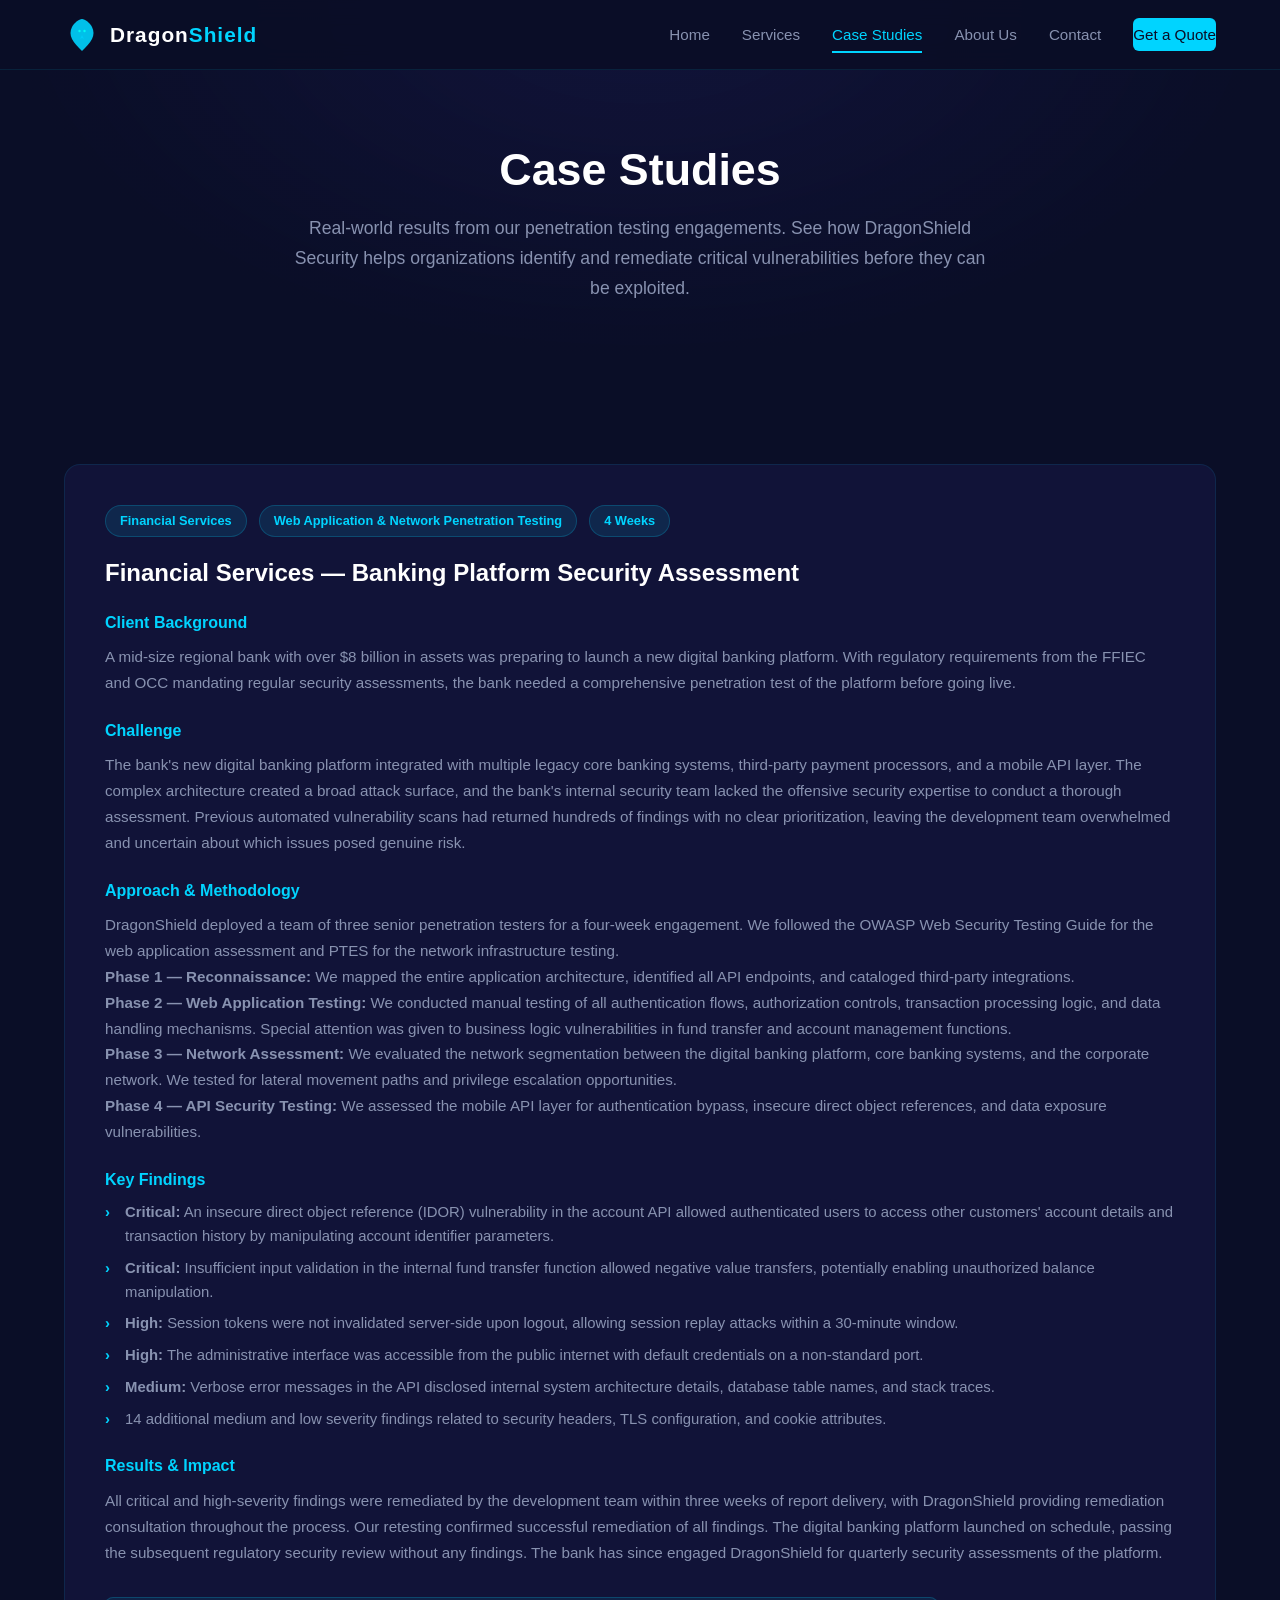
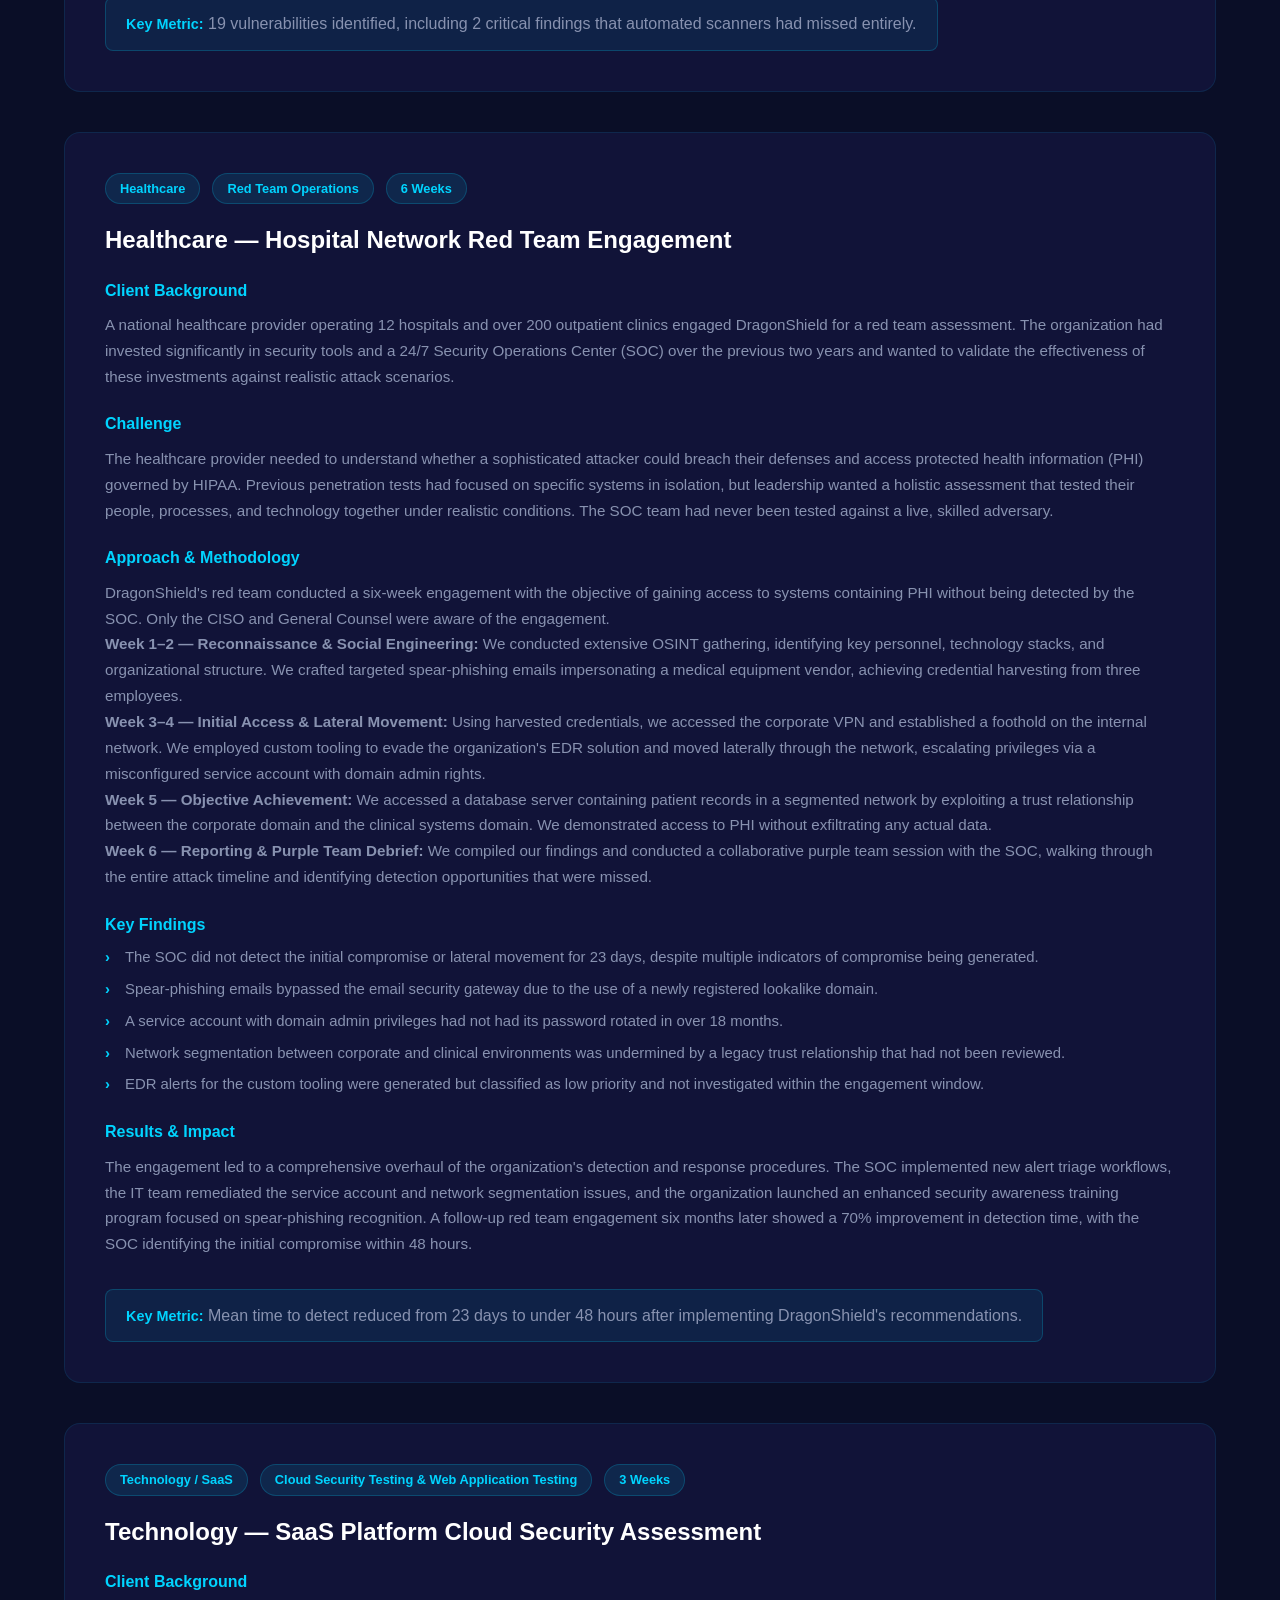
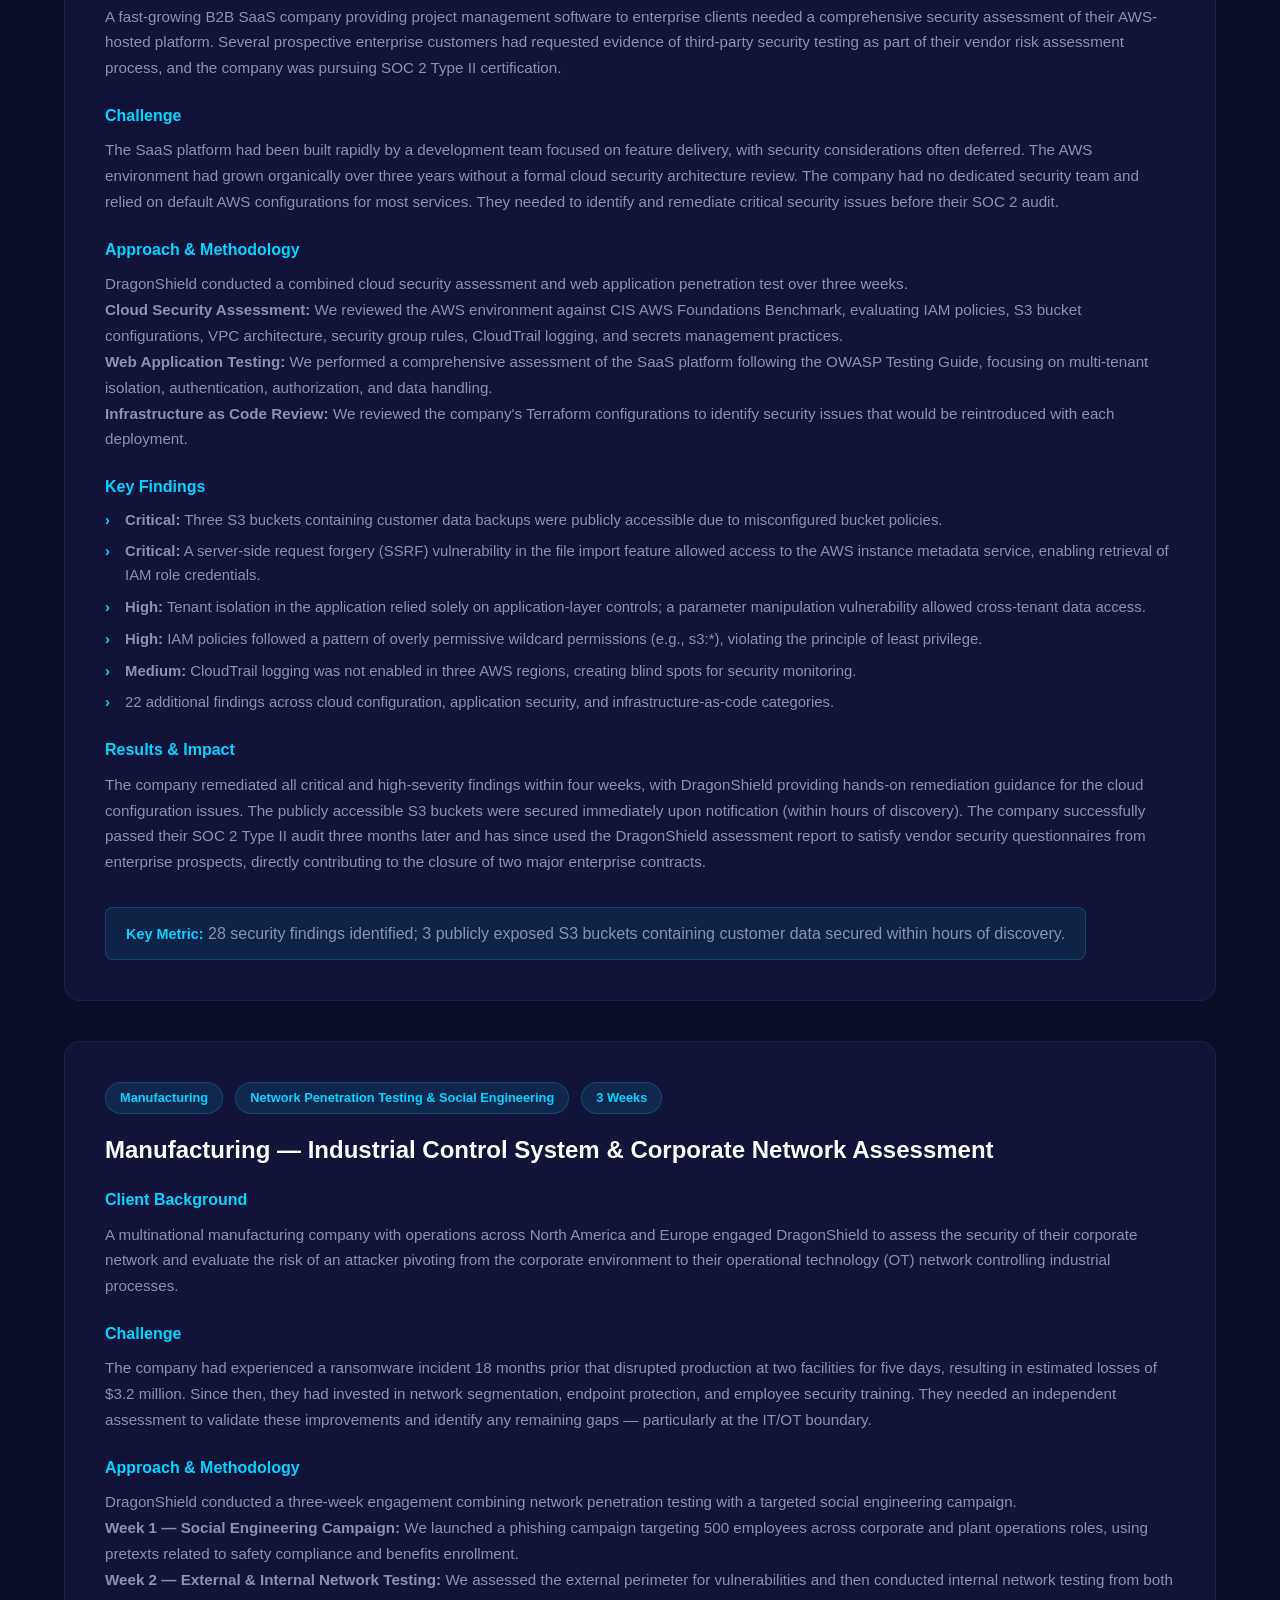
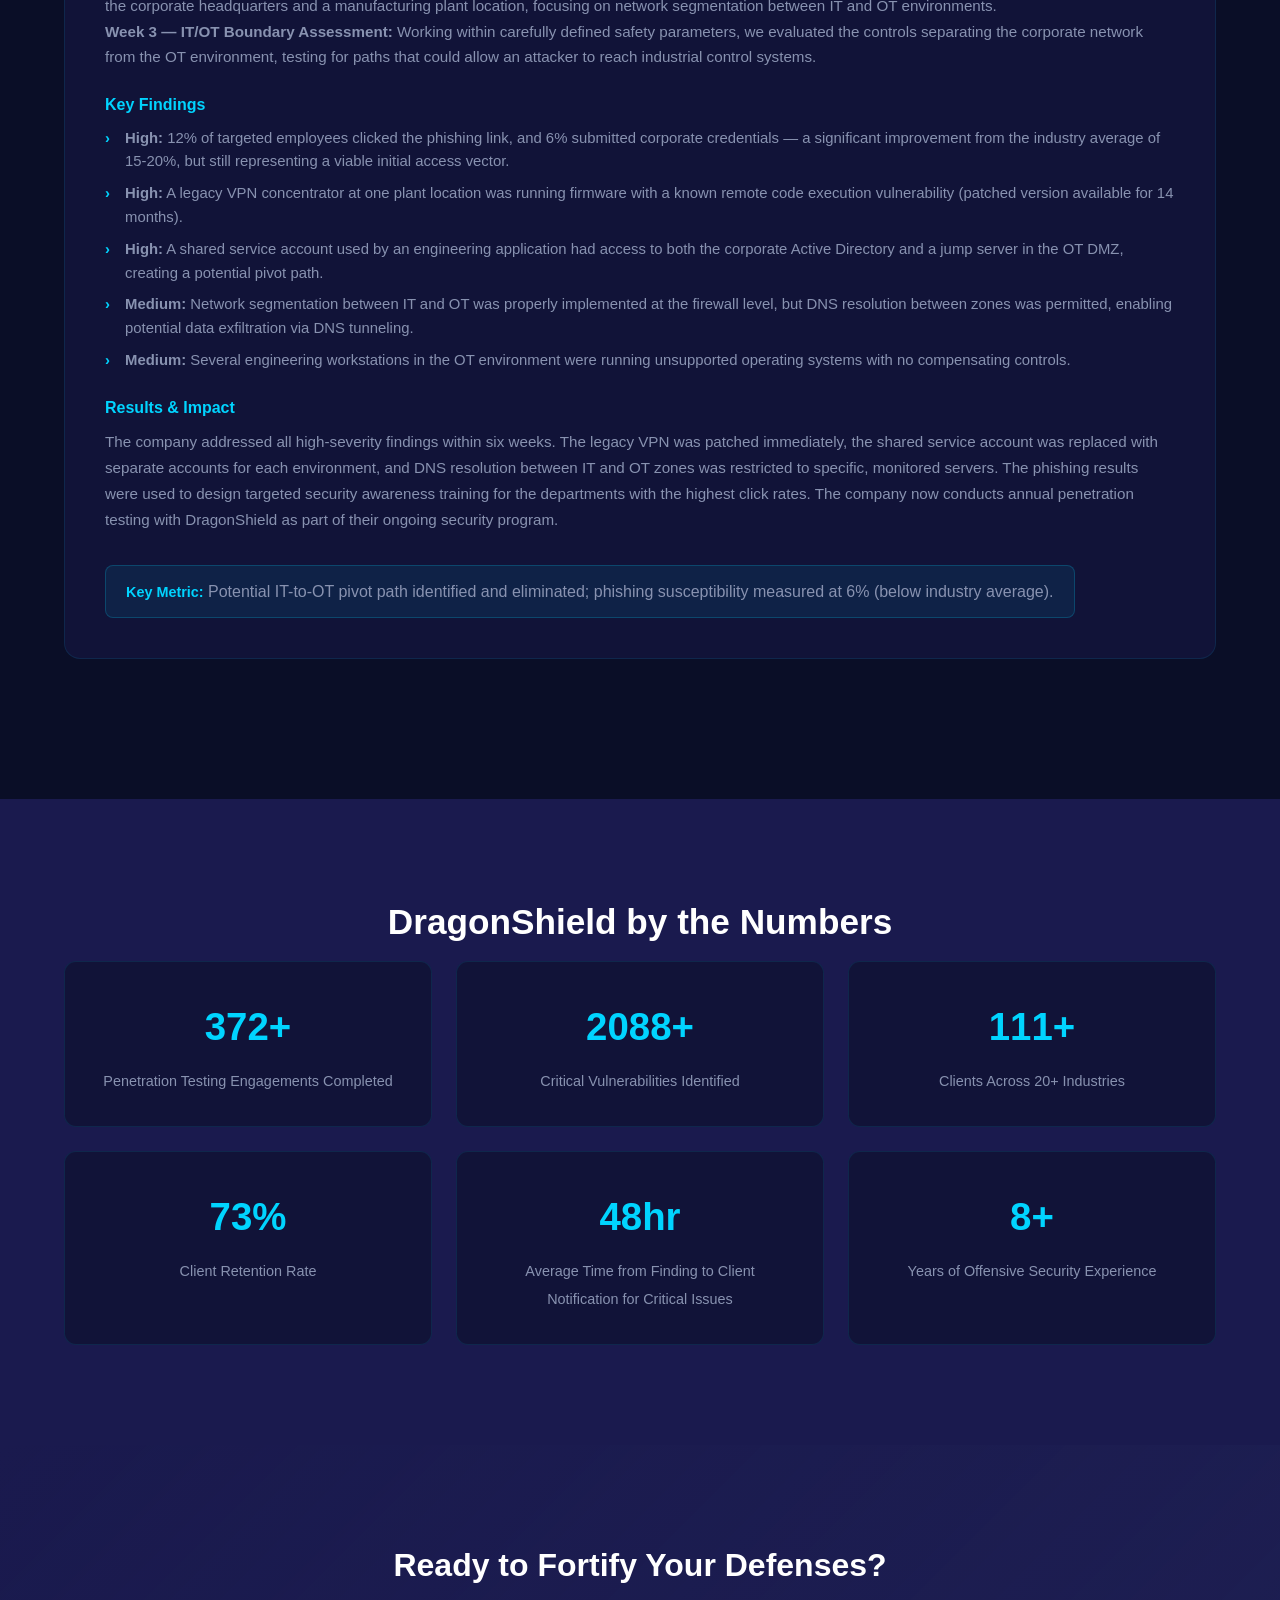
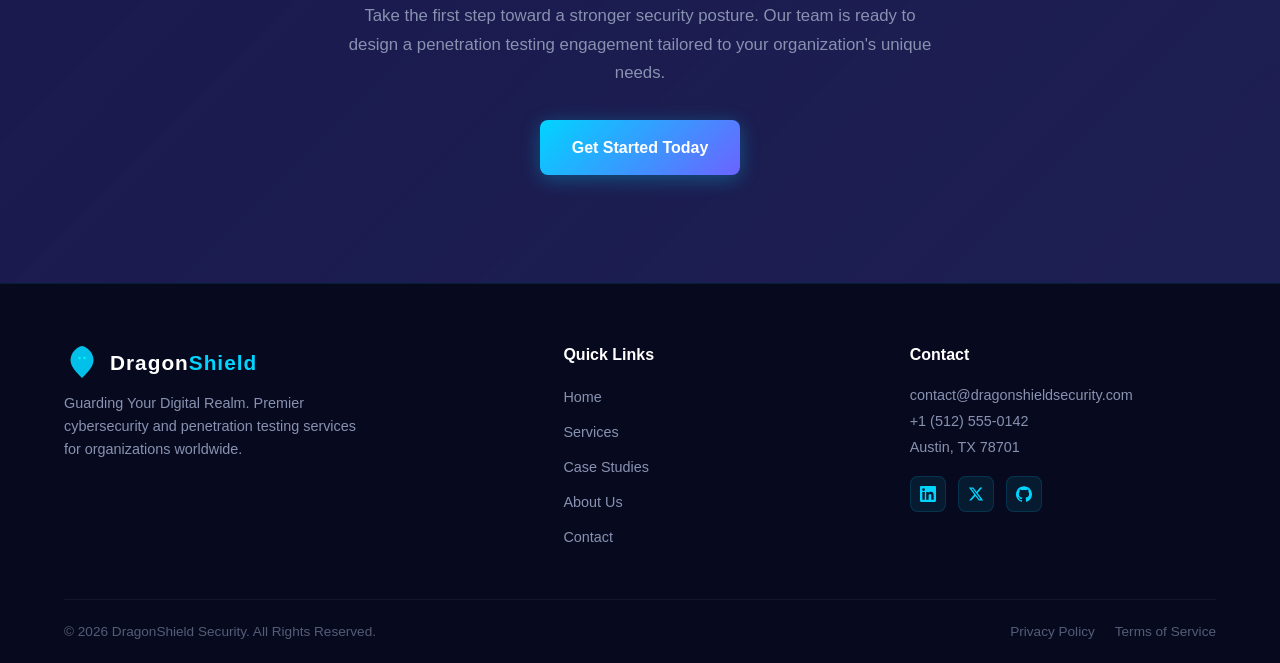
<file: case-studies.html>
<!DOCTYPE html>
<html lang="en">
<head>
  <meta charset="UTF-8">
  <meta name="viewport" content="width=device-width, initial-scale=1.0">
    <meta http-equiv="Content-Security-Policy" content="default-src 'self'; script-src 'self'; style-src 'self' 'unsafe-inline' https://fonts.googleapis.com https://fonts.google.com; font-src 'self' https://fonts.gstatic.com; img-src 'self' data:; connect-src 'self'; frame-ancestors 'none'; base-uri 'self'; form-action 'self';">
    <meta http-equiv="X-Content-Type-Options" content="nosniff">
    <meta http-equiv="X-Frame-Options" content="DENY">
    <meta name="referrer" content="strict-origin-when-cross-origin">
    <meta http-equiv="Permissions-Policy" content="camera=(), microphone=(), geolocation=()">
  <title>Case Studies — DragonShield Security</title>
    <meta name="description" content="Read DragonShield Security case studies showcasing successful cybersecurity engagements and results.">
  <link rel="preconnect" href="https://fonts.googleapis.com">
  <link
rel="preconnect"
href="https://fonts.gstatic.com"
crossorigin
>
  <link href="https://fonts.googleapis.com/css2?family=Orbitron:wght@400;500;700;900&family=Inter:wght@400;500;600;700&family=Roboto:wght@400;500;700&family=Roboto+Mono:wght@400;500&display=swap" rel="stylesheet">
  <link rel="stylesheet" href="css/styles.css">
</head>
<body>

  <!-- Starry Background -->
  <div class="stars-bg" aria-hidden="true"></div>

  <!-- Navigation -->
  <nav
class="navbar"
role="navigation"
aria-label="Main navigation"
>
    <div class="container">
      <a
href="index.html"
class="nav-brand"
aria-label="DragonShield Security Home"
>
        <svg
viewBox="0 0 36 36"
fill="none"
xmlns="http://www.w3.org/2000/svg"
aria-hidden="true"
>
          <path
d="M18 2C15 2 10 6 8 10C6 14 6 18 8 22C10 26 14 30 18 34C22 30 26 26 28 22C30 18 30 14 28 10C26 6 21 2 18 2Z"
fill="url(#dragon-grad-cs)"
opacity="0.9"
/>
          <circle
cx="15.5"
cy="14"
r="1.2"
fill="#00fff5"
opacity="0.9"
/>
          <circle
cx="20.5"
cy="14"
r="1.2"
fill="#00fff5"
opacity="0.9"
/>
          <path
d="M18 18L16 22L18 21L20 22L18 18Z"
fill="#00d4ff"
opacity="0.6"
/>
          <defs>
            <linearGradient
id="dragon-grad-cs"
x1="8"
y1="2"
x2="28"
y2="34"
>
              <stop offset="0%" stop-color="#00d4ff"/>
              <stop offset="100%" stop-color="#6c63ff"/>
            </linearGradient>
          </defs>
        </svg>
        <span class="nav-brand-text">Dragon<span>Shield</span></span>
      </a>
      <div class="nav-links">
        <a href="index.html">Home</a>
        <a href="services.html">Services</a>
        <a href="case-studies.html" class="active">Case Studies</a>
        <a href="about.html">About Us</a>
        <a href="contact.html">Contact</a>
        <a href="contact.html" class="nav-cta">Get a Quote</a>
      </div>
      <button
class="hamburger"
aria-label="Toggle navigation menu"
aria-expanded="false"
>
        <span></span>
        <span></span>
        <span></span>
      </button>
    </div>
  </nav>

  <!-- Mobile Menu -->
  <div class="mobile-overlay" aria-hidden="true"></div>
  <div
class="mobile-menu"
role="navigation"
aria-label="Mobile navigation"
>
    <a href="index.html">Home</a>
    <a href="services.html">Services</a>
    <a href="case-studies.html" class="active">Case Studies</a>
    <a href="about.html">About Us</a>
    <a href="contact.html">Contact</a>
    <a
href="contact.html"
class="nav-cta"
style="text-align:center;margin-top:12px;"
>Get a Quote</a>
  </div>

  <main>
    <!-- Page Header -->
    <section class="page-header">
      <div class="container">
        <h1>Case Studies</h1>
        <p>Real-world results from our penetration testing engagements. See how DragonShield Security helps organizations identify and remediate critical vulnerabilities before they can be exploited.</p>
      </div>
    </section>

    <!-- Case Studies -->
    <section class="section-padding">
      <div class="container">

        <!-- Case Study 1 -->
        <article class="case-study fade-in">
          <div class="case-study-tags">
            <span class="case-study-tag">Financial Services</span>
            <span class="case-study-tag">Web Application &amp; Network Penetration Testing</span>
            <span class="case-study-tag">4 Weeks</span>
          </div>
          <h3>Financial Services — Banking Platform Security Assessment</h3>

          <div class="case-study-section">
            <h4>Client Background</h4>
            <p>A mid-size regional bank with over $8 billion in assets was preparing to launch a new digital banking platform. With regulatory requirements from the FFIEC and OCC mandating regular security assessments, the bank needed a comprehensive penetration test of the platform before going live.</p>
          </div>

          <div class="case-study-section">
            <h4>Challenge</h4>
            <p>The bank's new digital banking platform integrated with multiple legacy core banking systems, third-party payment processors, and a mobile API layer. The complex architecture created a broad attack surface, and the bank's internal security team lacked the offensive security expertise to conduct a thorough assessment. Previous automated vulnerability scans had returned hundreds of findings with no clear prioritization, leaving the development team overwhelmed and uncertain about which issues posed genuine risk.</p>
          </div>

          <div class="case-study-section">
            <h4>Approach &amp; Methodology</h4>
            <p>DragonShield deployed a team of three senior penetration testers for a four-week engagement. We followed the OWASP Web Security Testing Guide for the web application assessment and PTES for the network infrastructure testing.</p>
            <p><strong>Phase 1 — Reconnaissance:</strong> We mapped the entire application architecture, identified all API endpoints, and cataloged third-party integrations.</p>
            <p><strong>Phase 2 — Web Application Testing:</strong> We conducted manual testing of all authentication flows, authorization controls, transaction processing logic, and data handling mechanisms. Special attention was given to business logic vulnerabilities in fund transfer and account management functions.</p>
            <p><strong>Phase 3 — Network Assessment:</strong> We evaluated the network segmentation between the digital banking platform, core banking systems, and the corporate network. We tested for lateral movement paths and privilege escalation opportunities.</p>
            <p><strong>Phase 4 — API Security Testing:</strong> We assessed the mobile API layer for authentication bypass, insecure direct object references, and data exposure vulnerabilities.</p>
          </div>

          <div class="case-study-section">
            <h4>Key Findings</h4>
            <ul>
              <li><strong>Critical:</strong> An insecure direct object reference (IDOR) vulnerability in the account API allowed authenticated users to access other customers' account details and transaction history by manipulating account identifier parameters.</li>
              <li><strong>Critical:</strong> Insufficient input validation in the internal fund transfer function allowed negative value transfers, potentially enabling unauthorized balance manipulation.</li>
              <li><strong>High:</strong> Session tokens were not invalidated server-side upon logout, allowing session replay attacks within a 30-minute window.</li>
              <li><strong>High:</strong> The administrative interface was accessible from the public internet with default credentials on a non-standard port.</li>
              <li><strong>Medium:</strong> Verbose error messages in the API disclosed internal system architecture details, database table names, and stack traces.</li>
              <li>14 additional medium and low severity findings related to security headers, TLS configuration, and cookie attributes.</li>
            </ul>
          </div>

          <div class="case-study-section">
            <h4>Results &amp; Impact</h4>
            <p>All critical and high-severity findings were remediated by the development team within three weeks of report delivery, with DragonShield providing remediation consultation throughout the process. Our retesting confirmed successful remediation of all findings. The digital banking platform launched on schedule, passing the subsequent regulatory security review without any findings. The bank has since engaged DragonShield for quarterly security assessments of the platform.</p>
          </div>

          <div class="case-study-metric">
            <strong>Key Metric:</strong> 19 vulnerabilities identified, including 2 critical findings that automated scanners had missed entirely.
          </div>
        </article>

        <!-- Case Study 2 -->
        <article class="case-study fade-in">
          <div class="case-study-tags">
            <span class="case-study-tag">Healthcare</span>
            <span class="case-study-tag">Red Team Operations</span>
            <span class="case-study-tag">6 Weeks</span>
          </div>
          <h3>Healthcare — Hospital Network Red Team Engagement</h3>

          <div class="case-study-section">
            <h4>Client Background</h4>
            <p>A national healthcare provider operating 12 hospitals and over 200 outpatient clinics engaged DragonShield for a red team assessment. The organization had invested significantly in security tools and a 24/7 Security Operations Center (SOC) over the previous two years and wanted to validate the effectiveness of these investments against realistic attack scenarios.</p>
          </div>

          <div class="case-study-section">
            <h4>Challenge</h4>
            <p>The healthcare provider needed to understand whether a sophisticated attacker could breach their defenses and access protected health information (PHI) governed by HIPAA. Previous penetration tests had focused on specific systems in isolation, but leadership wanted a holistic assessment that tested their people, processes, and technology together under realistic conditions. The SOC team had never been tested against a live, skilled adversary.</p>
          </div>

          <div class="case-study-section">
            <h4>Approach &amp; Methodology</h4>
            <p>DragonShield's red team conducted a six-week engagement with the objective of gaining access to systems containing PHI without being detected by the SOC. Only the CISO and General Counsel were aware of the engagement.</p>
            <p><strong>Week 1–2 — Reconnaissance &amp; Social Engineering:</strong> We conducted extensive OSINT gathering, identifying key personnel, technology stacks, and organizational structure. We crafted targeted spear-phishing emails impersonating a medical equipment vendor, achieving credential harvesting from three employees.</p>
            <p><strong>Week 3–4 — Initial Access &amp; Lateral Movement:</strong> Using harvested credentials, we accessed the corporate VPN and established a foothold on the internal network. We employed custom tooling to evade the organization's EDR solution and moved laterally through the network, escalating privileges via a misconfigured service account with domain admin rights.</p>
            <p><strong>Week 5 — Objective Achievement:</strong> We accessed a database server containing patient records in a segmented network by exploiting a trust relationship between the corporate domain and the clinical systems domain. We demonstrated access to PHI without exfiltrating any actual data.</p>
            <p><strong>Week 6 — Reporting &amp; Purple Team Debrief:</strong> We compiled our findings and conducted a collaborative purple team session with the SOC, walking through the entire attack timeline and identifying detection opportunities that were missed.</p>
          </div>

          <div class="case-study-section">
            <h4>Key Findings</h4>
            <ul>
              <li>The SOC did not detect the initial compromise or lateral movement for 23 days, despite multiple indicators of compromise being generated.</li>
              <li>Spear-phishing emails bypassed the email security gateway due to the use of a newly registered lookalike domain.</li>
              <li>A service account with domain admin privileges had not had its password rotated in over 18 months.</li>
              <li>Network segmentation between corporate and clinical environments was undermined by a legacy trust relationship that had not been reviewed.</li>
              <li>EDR alerts for the custom tooling were generated but classified as low priority and not investigated within the engagement window.</li>
            </ul>
          </div>

          <div class="case-study-section">
            <h4>Results &amp; Impact</h4>
            <p>The engagement led to a comprehensive overhaul of the organization's detection and response procedures. The SOC implemented new alert triage workflows, the IT team remediated the service account and network segmentation issues, and the organization launched an enhanced security awareness training program focused on spear-phishing recognition. A follow-up red team engagement six months later showed a 70% improvement in detection time, with the SOC identifying the initial compromise within 48 hours.</p>
          </div>

          <div class="case-study-metric">
            <strong>Key Metric:</strong> Mean time to detect reduced from 23 days to under 48 hours after implementing DragonShield's recommendations.
          </div>
        </article>

        <!-- Case Study 3 -->
        <article class="case-study fade-in">
          <div class="case-study-tags">
            <span class="case-study-tag">Technology / SaaS</span>
            <span class="case-study-tag">Cloud Security Testing &amp; Web Application Testing</span>
            <span class="case-study-tag">3 Weeks</span>
          </div>
          <h3>Technology — SaaS Platform Cloud Security Assessment</h3>

          <div class="case-study-section">
            <h4>Client Background</h4>
            <p>A fast-growing B2B SaaS company providing project management software to enterprise clients needed a comprehensive security assessment of their AWS-hosted platform. Several prospective enterprise customers had requested evidence of third-party security testing as part of their vendor risk assessment process, and the company was pursuing SOC 2 Type II certification.</p>
          </div>

          <div class="case-study-section">
            <h4>Challenge</h4>
            <p>The SaaS platform had been built rapidly by a development team focused on feature delivery, with security considerations often deferred. The AWS environment had grown organically over three years without a formal cloud security architecture review. The company had no dedicated security team and relied on default AWS configurations for most services. They needed to identify and remediate critical security issues before their SOC 2 audit.</p>
          </div>

          <div class="case-study-section">
            <h4>Approach &amp; Methodology</h4>
            <p>DragonShield conducted a combined cloud security assessment and web application penetration test over three weeks.</p>
            <p><strong>Cloud Security Assessment:</strong> We reviewed the AWS environment against CIS AWS Foundations Benchmark, evaluating IAM policies, S3 bucket configurations, VPC architecture, security group rules, CloudTrail logging, and secrets management practices.</p>
            <p><strong>Web Application Testing:</strong> We performed a comprehensive assessment of the SaaS platform following the OWASP Testing Guide, focusing on multi-tenant isolation, authentication, authorization, and data handling.</p>
            <p><strong>Infrastructure as Code Review:</strong> We reviewed the company's Terraform configurations to identify security issues that would be reintroduced with each deployment.</p>
          </div>

          <div class="case-study-section">
            <h4>Key Findings</h4>
            <ul>
              <li><strong>Critical:</strong> Three S3 buckets containing customer data backups were publicly accessible due to misconfigured bucket policies.</li>
              <li><strong>Critical:</strong> A server-side request forgery (SSRF) vulnerability in the file import feature allowed access to the AWS instance metadata service, enabling retrieval of IAM role credentials.</li>
              <li><strong>High:</strong> Tenant isolation in the application relied solely on application-layer controls; a parameter manipulation vulnerability allowed cross-tenant data access.</li>
              <li><strong>High:</strong> IAM policies followed a pattern of overly permissive wildcard permissions (e.g., s3:*), violating the principle of least privilege.</li>
              <li><strong>Medium:</strong> CloudTrail logging was not enabled in three AWS regions, creating blind spots for security monitoring.</li>
              <li>22 additional findings across cloud configuration, application security, and infrastructure-as-code categories.</li>
            </ul>
          </div>

          <div class="case-study-section">
            <h4>Results &amp; Impact</h4>
            <p>The company remediated all critical and high-severity findings within four weeks, with DragonShield providing hands-on remediation guidance for the cloud configuration issues. The publicly accessible S3 buckets were secured immediately upon notification (within hours of discovery). The company successfully passed their SOC 2 Type II audit three months later and has since used the DragonShield assessment report to satisfy vendor security questionnaires from enterprise prospects, directly contributing to the closure of two major enterprise contracts.</p>
          </div>

          <div class="case-study-metric">
            <strong>Key Metric:</strong> 28 security findings identified; 3 publicly exposed S3 buckets containing customer data secured within hours of discovery.
          </div>
        </article>

        <!-- Case Study 4 -->
        <article class="case-study fade-in">
          <div class="case-study-tags">
            <span class="case-study-tag">Manufacturing</span>
            <span class="case-study-tag">Network Penetration Testing &amp; Social Engineering</span>
            <span class="case-study-tag">3 Weeks</span>
          </div>
          <h3>Manufacturing — Industrial Control System &amp; Corporate Network Assessment</h3>

          <div class="case-study-section">
            <h4>Client Background</h4>
            <p>A multinational manufacturing company with operations across North America and Europe engaged DragonShield to assess the security of their corporate network and evaluate the risk of an attacker pivoting from the corporate environment to their operational technology (OT) network controlling industrial processes.</p>
          </div>

          <div class="case-study-section">
            <h4>Challenge</h4>
            <p>The company had experienced a ransomware incident 18 months prior that disrupted production at two facilities for five days, resulting in estimated losses of $3.2 million. Since then, they had invested in network segmentation, endpoint protection, and employee security training. They needed an independent assessment to validate these improvements and identify any remaining gaps — particularly at the IT/OT boundary.</p>
          </div>

          <div class="case-study-section">
            <h4>Approach &amp; Methodology</h4>
            <p>DragonShield conducted a three-week engagement combining network penetration testing with a targeted social engineering campaign.</p>
            <p><strong>Week 1 — Social Engineering Campaign:</strong> We launched a phishing campaign targeting 500 employees across corporate and plant operations roles, using pretexts related to safety compliance and benefits enrollment.</p>
            <p><strong>Week 2 — External &amp; Internal Network Testing:</strong> We assessed the external perimeter for vulnerabilities and then conducted internal network testing from both the corporate headquarters and a manufacturing plant location, focusing on network segmentation between IT and OT environments.</p>
            <p><strong>Week 3 — IT/OT Boundary Assessment:</strong> Working within carefully defined safety parameters, we evaluated the controls separating the corporate network from the OT environment, testing for paths that could allow an attacker to reach industrial control systems.</p>
          </div>

          <div class="case-study-section">
            <h4>Key Findings</h4>
            <ul>
              <li><strong>High:</strong> 12% of targeted employees clicked the phishing link, and 6% submitted corporate credentials — a significant improvement from the industry average of 15-20%, but still representing a viable initial access vector.</li>
              <li><strong>High:</strong> A legacy VPN concentrator at one plant location was running firmware with a known remote code execution vulnerability (patched version available for 14 months).</li>
              <li><strong>High:</strong> A shared service account used by an engineering application had access to both the corporate Active Directory and a jump server in the OT DMZ, creating a potential pivot path.</li>
              <li><strong>Medium:</strong> Network segmentation between IT and OT was properly implemented at the firewall level, but DNS resolution between zones was permitted, enabling potential data exfiltration via DNS tunneling.</li>
              <li><strong>Medium:</strong> Several engineering workstations in the OT environment were running unsupported operating systems with no compensating controls.</li>
            </ul>
          </div>

          <div class="case-study-section">
            <h4>Results &amp; Impact</h4>
            <p>The company addressed all high-severity findings within six weeks. The legacy VPN was patched immediately, the shared service account was replaced with separate accounts for each environment, and DNS resolution between IT and OT zones was restricted to specific, monitored servers. The phishing results were used to design targeted security awareness training for the departments with the highest click rates. The company now conducts annual penetration testing with DragonShield as part of their ongoing security program.</p>
          </div>

          <div class="case-study-metric">
            <strong>Key Metric:</strong> Potential IT-to-OT pivot path identified and eliminated; phishing susceptibility measured at 6% (below industry average).
          </div>
        </article>

      </div>
    </section>

    <!-- Statistics Section -->
    <section class="section-padding" style="background: var(--deep-blue);">
      <div class="container">
        <div class="text-center fade-in">
          <h2 class="section-heading">DragonShield by the Numbers</h2>
        </div>
        <div class="stats-grid fade-in">
          <div class="stat-card">
            <span class="stat-value"><span
class="counter"
data-target="500"
data-suffix="+"
>0</span></span>
            <span class="stat-label">Penetration Testing Engagements Completed</span>
          </div>
          <div class="stat-card">
            <span class="stat-value"><span
class="counter"
data-target="2800"
data-suffix="+"
>0</span></span>
            <span class="stat-label">Critical Vulnerabilities Identified</span>
          </div>
          <div class="stat-card">
            <span class="stat-value"><span
class="counter"
data-target="150"
data-suffix="+"
>0</span></span>
            <span class="stat-label">Clients Across 20+ Industries</span>
          </div>
          <div class="stat-card">
            <span class="stat-value"><span
class="counter"
data-target="99"
data-suffix="%"
>0</span></span>
            <span class="stat-label">Client Retention Rate</span>
          </div>
          <div class="stat-card">
            <span class="stat-value">48hr</span>
            <span class="stat-label">Average Time from Finding to Client Notification for Critical Issues</span>
          </div>
          <div class="stat-card">
            <span class="stat-value"><span
class="counter"
data-target="12"
data-suffix="+"
>0</span></span>
            <span class="stat-label">Years of Offensive Security Experience</span>
          </div>
        </div>
      </div>
    </section>

    <!-- CTA Section -->
    <section class="section-padding cta-section">
      <div class="container fade-in">
        <h2>Ready to Fortify Your Defenses?</h2>
        <p>Take the first step toward a stronger security posture. Our team is ready to design a penetration testing engagement tailored to your organization's unique needs.</p>
        <a href="contact.html" class="btn btn-primary btn-glow">Get Started Today</a>
      </div>
    </section>
  </main>

  <!-- Footer -->
  <footer class="site-footer">
    <div class="container">
      <div class="footer-grid">
        <div class="footer-brand">
          <a href="index.html" class="nav-brand">
            <svg
viewBox="0 0 36 36"
fill="none"
xmlns="http://www.w3.org/2000/svg"
aria-hidden="true"
>
              <path
d="M18 2C15 2 10 6 8 10C6 14 6 18 8 22C10 26 14 30 18 34C22 30 26 26 28 22C30 18 30 14 28 10C26 6 21 2 18 2Z"
fill="url(#footer-dragon-grad-cs)"
opacity="0.9"
/>
              <circle
cx="15.5"
cy="14"
r="1.2"
fill="#00fff5"
opacity="0.9"
/>
              <circle
cx="20.5"
cy="14"
r="1.2"
fill="#00fff5"
opacity="0.9"
/>
              <defs>
                <linearGradient
id="footer-dragon-grad-cs"
x1="8"
y1="2"
x2="28"
y2="34"
>
                  <stop offset="0%" stop-color="#00d4ff"/>
                  <stop offset="100%" stop-color="#6c63ff"/>
                </linearGradient>
              </defs>
            </svg>
            <span class="nav-brand-text">Dragon<span>Shield</span></span>
          </a>
          <p>Guarding Your Digital Realm. Premier cybersecurity and penetration testing services for organizations worldwide.</p>
        </div>
        <div class="footer-links">
          <h4>Quick Links</h4>
          <ul>
            <li><a href="index.html">Home</a></li>
            <li><a href="services.html">Services</a></li>
            <li><a href="case-studies.html">Case Studies</a></li>
            <li><a href="about.html">About Us</a></li>
            <li><a href="contact.html">Contact</a></li>
          </ul>
        </div>
        <div class="footer-contact">
          <h4>Contact</h4>
          <p>
            <a href="mailto:contact@dragonshieldsecurity.com">contact@dragonshieldsecurity.com</a><br>
            +1 (512) 555-0142<br>
            Austin, TX 78701
          </p>
          <div class="footer-social">
            <a
href="#"
aria-label="LinkedIn"
target="_blank"
rel="noopener noreferrer"
>
              <svg viewBox="0 0 24 24" fill="currentColor">
<path d="M20.447 20.452h-3.554v-5.569c0-1.328-.027-3.037-1.852-3.037-1.853 0-2.136 1.445-2.136 2.939v5.667H9.351V9h3.414v1.561h.046c.477-.9 1.637-1.85 3.37-1.85 3.601 0 4.267 2.37 4.267 5.455v6.286zM5.337 7.433a2.062 2.062 0 0 1-2.063-2.065 2.064 2.064 0 1 1 2.063 2.065zm1.782 13.019H3.555V9h3.564v11.452zM22.225 0H1.771C.792 0 0 .774 0 1.729v20.542C0 23.227.792 24 1.771 24h20.451C23.2 24 24 23.227 24 22.271V1.729C24 .774 23.2 0 22.222 0h.003z"/>
</svg>
            </a>
            <a
href="#"
aria-label="X (Twitter)"
target="_blank"
rel="noopener noreferrer"
>
              <svg viewBox="0 0 24 24" fill="currentColor">
<path d="M18.244 2.25h3.308l-7.227 8.26 8.502 11.24H16.17l-5.214-6.817L4.99 21.75H1.68l7.73-8.835L1.254 2.25H8.08l4.713 6.231zm-1.161 17.52h1.833L7.084 4.126H5.117z"/>
</svg>
            </a>
            <a
href="#"
aria-label="GitHub"
target="_blank"
rel="noopener noreferrer"
>
              <svg viewBox="0 0 24 24" fill="currentColor">
<path d="M12 .297c-6.63 0-12 5.373-12 12 0 5.303 3.438 9.8 8.205 11.385.6.113.82-.258.82-.577 0-.285-.01-1.04-.015-2.04-3.338.724-4.042-1.61-4.042-1.61C4.422 18.07 3.633 17.7 3.633 17.7c-1.087-.744.084-.729.084-.729 1.205.084 1.838 1.236 1.838 1.236 1.07 1.835 2.809 1.305 3.495.998.108-.776.417-1.305.76-1.605-2.665-.3-5.466-1.332-5.466-5.93 0-1.31.465-2.38 1.235-3.22-.135-.303-.54-1.523.105-3.176 0 0 1.005-.322 3.3 1.23.96-.267 1.98-.399 3-.405 1.02.006 2.04.138 3 .405 2.28-1.552 3.285-1.23 3.285-1.23.645 1.653.24 2.873.12 3.176.765.84 1.23 1.91 1.23 3.22 0 4.61-2.805 5.625-5.475 5.92.42.36.81 1.096.81 2.22 0 1.606-.015 2.896-.015 3.286 0 .315.21.69.825.57C20.565 22.092 24 17.592 24 12.297c0-6.627-5.373-12-12-12"/>
</svg>
            </a>
          </div>
        </div>
      </div>
      <div class="footer-bottom">
        <p>&copy; 2026 DragonShield Security. All Rights Reserved.</p>
        <div class="footer-bottom-links">
          <a href="#">Privacy Policy</a>
          <a href="#">Terms of Service</a>
        </div>
      </div>
    </div>
  </footer>

  <script src="js/main.js"></script>
</body>
</html>
</file>
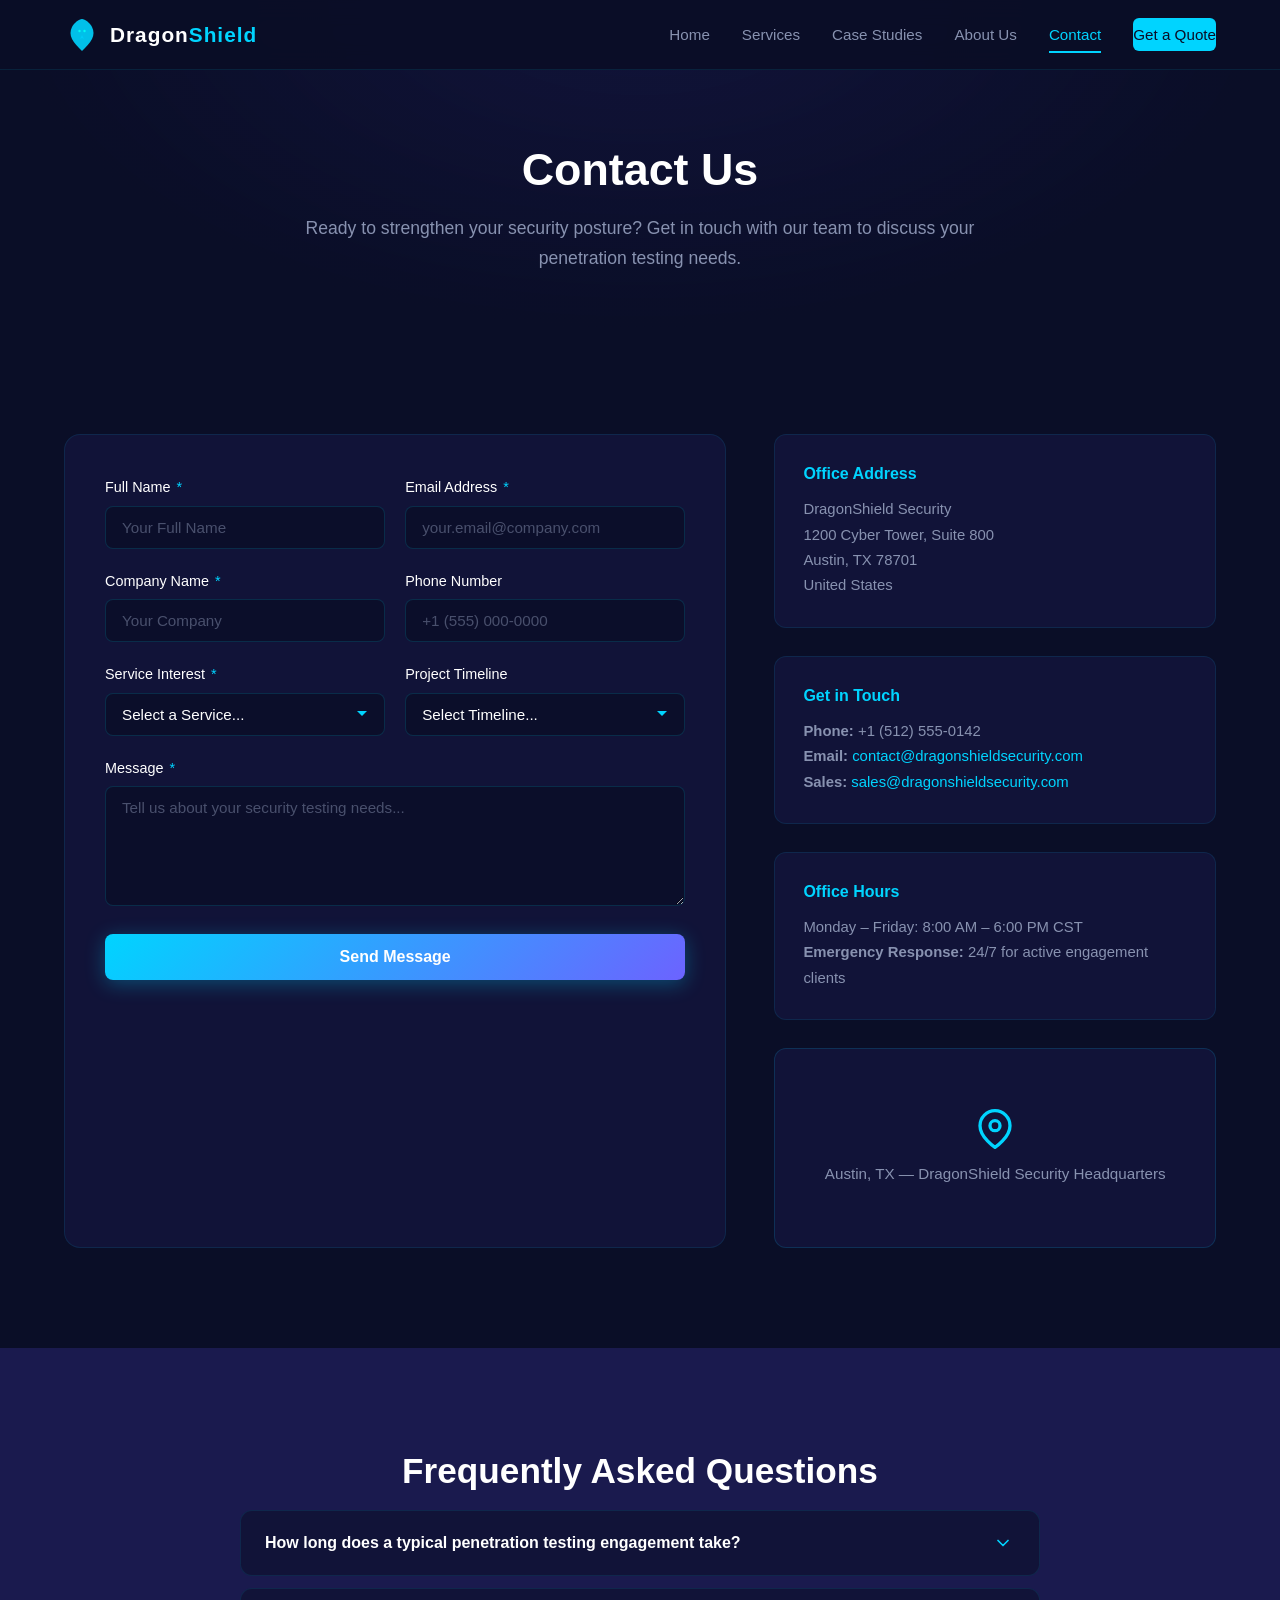
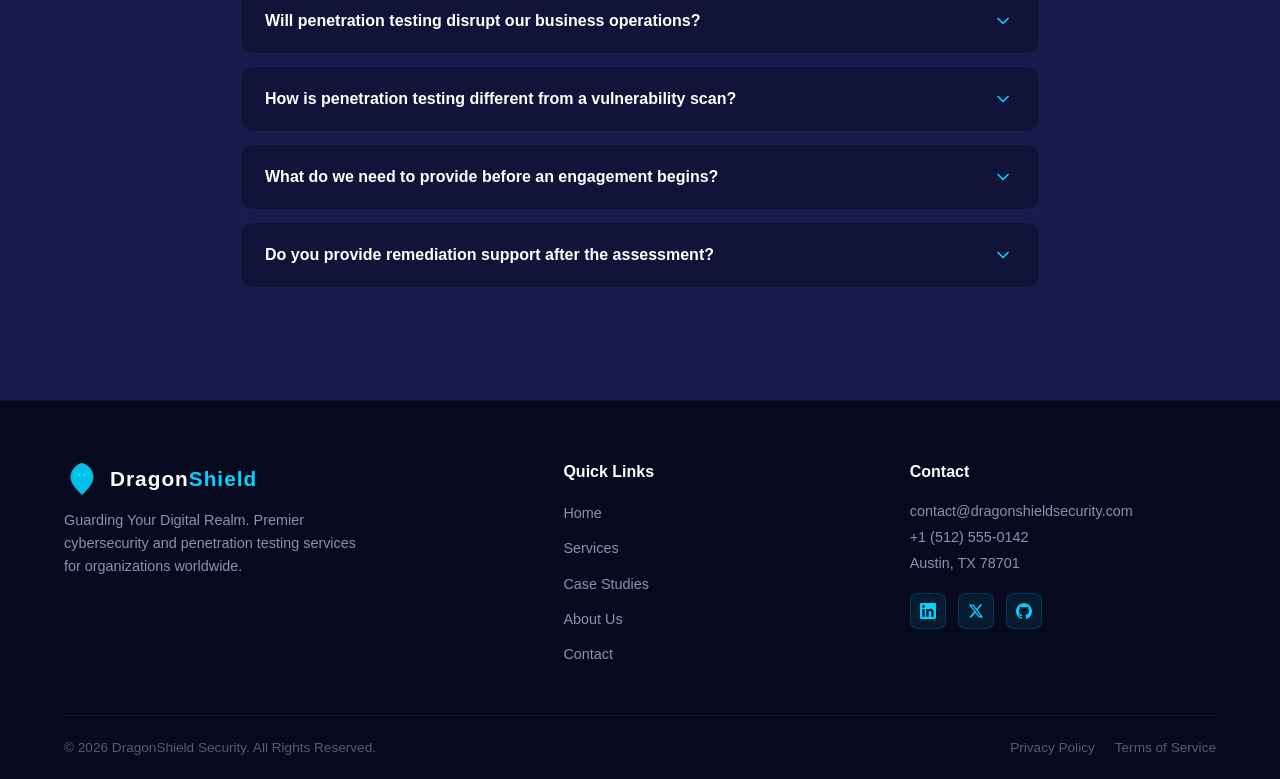
<file: contact.html>
<!DOCTYPE html>
<html lang="en">
<head>
  <meta charset="UTF-8">
  <meta name="viewport" content="width=device-width, initial-scale=1.0">
    <meta http-equiv="Content-Security-Policy" content="default-src 'self'; script-src 'self'; style-src 'self' 'unsafe-inline' https://fonts.googleapis.com https://fonts.google.com; font-src 'self' https://fonts.gstatic.com; img-src 'self' data:; connect-src 'self'; frame-ancestors 'none'; base-uri 'self'; form-action 'self';">
    <meta http-equiv="X-Content-Type-Options" content="nosniff">
    <meta http-equiv="X-Frame-Options" content="DENY">
    <meta name="referrer" content="strict-origin-when-cross-origin">
    <meta http-equiv="Permissions-Policy" content="camera=(), microphone=(), geolocation=()">
  <title>Contact — DragonShield Security</title>
    <meta name="description" content="Contact DragonShield Security for cybersecurity consultations, penetration testing quotes, and security assessments.">
  <link rel="preconnect" href="https://fonts.googleapis.com">
  <link
rel="preconnect"
href="https://fonts.gstatic.com"
crossorigin
>
  <link href="https://fonts.googleapis.com/css2?family=Orbitron:wght@400;500;700;900&family=Inter:wght@400;500;600;700&family=Roboto:wght@400;500;700&family=Roboto+Mono:wght@400;500&display=swap" rel="stylesheet">
  <link rel="stylesheet" href="css/styles.css">
</head>
<body>

  <!-- Starry Background -->
  <div class="stars-bg" aria-hidden="true"></div>

  <!-- Navigation -->
  <nav
class="navbar"
role="navigation"
aria-label="Main navigation"
>
    <div class="container">
      <a
href="index.html"
class="nav-brand"
aria-label="DragonShield Security Home"
>
        <svg
viewBox="0 0 36 36"
fill="none"
xmlns="http://www.w3.org/2000/svg"
aria-hidden="true"
>
          <path
d="M18 2C15 2 10 6 8 10C6 14 6 18 8 22C10 26 14 30 18 34C22 30 26 26 28 22C30 18 30 14 28 10C26 6 21 2 18 2Z"
fill="url(#dragon-grad-c)"
opacity="0.9"
/>
          <circle
cx="15.5"
cy="14"
r="1.2"
fill="#00fff5"
opacity="0.9"
/>
          <circle
cx="20.5"
cy="14"
r="1.2"
fill="#00fff5"
opacity="0.9"
/>
          <path
d="M18 18L16 22L18 21L20 22L18 18Z"
fill="#00d4ff"
opacity="0.6"
/>
          <defs>
            <linearGradient
id="dragon-grad-c"
x1="8"
y1="2"
x2="28"
y2="34"
>
              <stop offset="0%" stop-color="#00d4ff"/>
              <stop offset="100%" stop-color="#6c63ff"/>
            </linearGradient>
          </defs>
        </svg>
        <span class="nav-brand-text">Dragon<span>Shield</span></span>
      </a>
      <div class="nav-links">
        <a href="index.html">Home</a>
        <a href="services.html">Services</a>
        <a href="case-studies.html">Case Studies</a>
        <a href="about.html">About Us</a>
        <a href="contact.html" class="active">Contact</a>
        <a href="contact.html" class="nav-cta">Get a Quote</a>
      </div>
      <button
class="hamburger"
aria-label="Toggle navigation menu"
aria-expanded="false"
>
        <span></span>
        <span></span>
        <span></span>
      </button>
    </div>
  </nav>

  <!-- Mobile Menu -->
  <div class="mobile-overlay" aria-hidden="true"></div>
  <div
class="mobile-menu"
role="navigation"
aria-label="Mobile navigation"
>
    <a href="index.html">Home</a>
    <a href="services.html">Services</a>
    <a href="case-studies.html">Case Studies</a>
    <a href="about.html">About Us</a>
    <a href="contact.html" class="active">Contact</a>
    <a
href="contact.html"
class="nav-cta"
style="text-align:center;margin-top:12px;"
>Get a Quote</a>
  </div>

  <main>
    <!-- Page Header -->
    <section class="page-header">
      <div class="container">
        <h1>Contact Us</h1>
        <p>Ready to strengthen your security posture? Get in touch with our team to discuss your penetration testing needs.</p>
      </div>
    </section>

    <!-- Contact Form & Info -->
    <section class="section-padding">
      <div class="container">
        <div class="contact-grid fade-in">
          <!-- Contact Form -->
          <div class="contact-form">
            <form id="contact-form" action="process_contact.php" method="POST">
                        <!-- CSRF Token Placeholder -->
                        <input type="hidden" name="_csrf_token" value="CSRF_TOKEN_PLACEHOLDER">
              <div class="form-row">
                <div class="form-group">
                  <label for="full-name">Full Name <span class="required">*</span></label>
                  <input
type="text"
id="full-name"
name="full-name"
placeholder="Your Full Name"
                                    required maxlength="100" autocomplete="name" aria-required="true"
                                    >
                  <div class="error-message"></div>
                </div>
                <div class="form-group">
                  <label for="email">Email Address <span class="required">*</span></label>
                  <input
type="email"
id="email"
name="email"
placeholder="your.email@company.com"
                                    required maxlength="254" autocomplete="email" aria-required="true"
                                    >
                  <div class="error-message"></div>
                </div>
              </div>
              <div class="form-row">
                <div class="form-group">
                  <label for="company">Company Name <span class="required">*</span></label>
                  <input
type="text"
id="company"
name="company"
placeholder="Your Company"
                                    required maxlength="200" autocomplete="organization" aria-required="true"
                                    >
                  <div class="error-message"></div>
                </div>
                <div class="form-group">
                  <label for="phone">Phone Number</label>
                  <input type="tel" id="phone" name="phone" maxlength="20" pattern="[+]?[0-9 ()-]{7,20}" autocomplete="tel"
placeholder="+1 (555) 000-0000"
>
                </div>
              </div>
              <div class="form-row">
                <div class="form-group">
                  <label for="service-interest">Service Interest <span class="required">*</span></label>
                  <select id="service-interest" name="service-interest" required aria-required="true"
>
                    <option value="">Select a Service...</option>
                    <option value="network-pentesting">Network Penetration Testing</option>
                    <option value="web-app-testing">Web Application Testing</option>
                    <option value="mobile-app-testing">Mobile Application Testing</option>
                    <option value="social-engineering">Social Engineering Assessment</option>
                    <option value="red-team">Red Team Operations</option>
                    <option value="cloud-security">Cloud Security Testing</option>
                    <option value="wireless-testing">Wireless Network Testing</option>
                    <option value="multiple">Multiple Services / Comprehensive Assessment</option>
                    <option value="guidance">Not Sure — Need Guidance</option>
                  </select>
                  <div class="error-message"></div>
                </div>
                <div class="form-group">
                  <label for="timeline">Project Timeline</label>
                  <select id="timeline" name="timeline">
                    <option value="">Select Timeline...</option>
                    <option value="immediate">Immediate (within 2 weeks)</option>
                    <option value="short-term">Short-term (1-3 months)</option>
                    <option value="planning">Planning Phase (3-6 months)</option>
                    <option value="annual">Annual Program / Ongoing</option>
                    <option value="exploring">Just Exploring Options</option>
                  </select>
                </div>
              </div>
              <div class="form-group">
                <label for="message">Message <span class="required">*</span></label>
                <textarea id="message" name="message" maxlength="2000" aria-required="true"
                                    placeholder="Tell us about your security testing needs..."
                                    required
                                    ></textarea>
                <div class="error-message"></div>
              </div>
              <button type="submit" class="btn btn-primary btn-submit btn-glow">Send Message</button>
            </form>
          </div>

          <!-- Contact Info Sidebar -->
          <div class="contact-info">
            <div class="contact-info-card">
              <h4>Office Address</h4>
              <p>
                DragonShield Security<br>
                1200 Cyber Tower, Suite 800<br>
                Austin, TX 78701<br>
                United States
              </p>
            </div>
            <div class="contact-info-card">
              <h4>Get in Touch</h4>
              <p>
                <strong>Phone:</strong> +1 (512) 555-0142<br>
                <strong>Email:</strong> <a href="mailto:contact@dragonshieldsecurity.com">contact@dragonshieldsecurity.com</a><br>
                <strong>Sales:</strong> <a href="mailto:sales@dragonshieldsecurity.com">sales@dragonshieldsecurity.com</a>
              </p>
            </div>
            <div class="contact-info-card">
              <h4>Office Hours</h4>
              <p>
                Monday – Friday: 8:00 AM – 6:00 PM CST<br>
                <strong>Emergency Response:</strong> 24/7 for active engagement clients
              </p>
            </div>

            <!-- Map Area -->
            <div class="map-area">
              <svg
viewBox="0 0 24 24"
fill="none"
stroke="currentColor"
stroke-width="2"
stroke-linecap="round"
stroke-linejoin="round"
>
                <path d="M21 10c0 7-9 13-9 13s-9-6-9-13a9 9 0 0 1 18 0z"/>
                <circle
cx="12"
cy="10"
r="3"
/>
              </svg>
              <p>Austin, TX — DragonShield Security Headquarters</p>
            </div>
          </div>
        </div>
      </div>
    </section>

    <!-- FAQ Section -->
    <section class="section-padding" style="background: var(--deep-blue);">
      <div class="container">
        <div class="text-center fade-in">
          <h2 class="section-heading">Frequently Asked Questions</h2>
        </div>
        <div class="faq-list fade-in">
          <div class="faq-item">
            <button class="faq-question" aria-expanded="false">
              <span>How long does a typical penetration testing engagement take?</span>
              <span class="faq-icon">
                <svg
viewBox="0 0 24 24"
fill="none"
stroke="currentColor"
stroke-width="2"
stroke-linecap="round"
stroke-linejoin="round"
width="20"
height="20"
>
<polyline points="6 9 12 15 18 9"/>
</svg>
              </span>
            </button>
            <div class="faq-answer">
              <div class="faq-answer-inner">
                The duration depends on the scope and complexity of the assessment. A focused web application test typically takes 1–2 weeks, while a comprehensive network assessment may require 2–4 weeks. Red team engagements generally run 4–8 weeks. During our initial scoping call, we'll provide a detailed timeline based on your specific requirements.
              </div>
            </div>
          </div>

          <div class="faq-item">
            <button class="faq-question" aria-expanded="false">
              <span>Will penetration testing disrupt our business operations?</span>
              <span class="faq-icon">
                <svg
viewBox="0 0 24 24"
fill="none"
stroke="currentColor"
stroke-width="2"
stroke-linecap="round"
stroke-linejoin="round"
width="20"
height="20"
>
<polyline points="6 9 12 15 18 9"/>
</svg>
              </span>
            </button>
            <div class="faq-answer">
              <div class="faq-answer-inner">
                We take every precaution to minimize operational impact. Testing is carefully scoped and scheduled to avoid disruption, and we maintain constant communication with your team throughout the engagement. Denial-of-service testing and other potentially disruptive activities are only performed with explicit authorization and during agreed-upon maintenance windows.
              </div>
            </div>
          </div>

          <div class="faq-item">
            <button class="faq-question" aria-expanded="false">
              <span>How is penetration testing different from a vulnerability scan?</span>
              <span class="faq-icon">
                <svg
viewBox="0 0 24 24"
fill="none"
stroke="currentColor"
stroke-width="2"
stroke-linecap="round"
stroke-linejoin="round"
width="20"
height="20"
>
<polyline points="6 9 12 15 18 9"/>
</svg>
              </span>
            </button>
            <div class="faq-answer">
              <div class="faq-answer-inner">
                Vulnerability scanning is an automated process that identifies known vulnerabilities based on signatures and configuration checks. Penetration testing goes significantly further — our experts manually exploit vulnerabilities to demonstrate real-world impact, chain multiple findings together, identify business logic flaws, and test defenses that automated tools cannot evaluate. Penetration testing provides a realistic assessment of your actual risk, not just a list of potential issues.
              </div>
            </div>
          </div>

          <div class="faq-item">
            <button class="faq-question" aria-expanded="false">
              <span>What do we need to provide before an engagement begins?</span>
              <span class="faq-icon">
                <svg
viewBox="0 0 24 24"
fill="none"
stroke="currentColor"
stroke-width="2"
stroke-linecap="round"
stroke-linejoin="round"
width="20"
height="20"
>
<polyline points="6 9 12 15 18 9"/>
</svg>
              </span>
            </button>
            <div class="faq-answer">
              <div class="faq-answer-inner">
                We'll need a signed Statement of Work and authorization to test, along with scoping information such as IP ranges, application URLs, user accounts (for authenticated testing), and any specific areas of concern. For internal testing, we'll coordinate network access and on-site logistics. Our project manager will guide you through the entire preparation process to ensure a smooth engagement kickoff.
              </div>
            </div>
          </div>

          <div class="faq-item">
            <button class="faq-question" aria-expanded="false">
              <span>Do you provide remediation support after the assessment?</span>
              <span class="faq-icon">
                <svg
viewBox="0 0 24 24"
fill="none"
stroke="currentColor"
stroke-width="2"
stroke-linecap="round"
stroke-linejoin="round"
width="20"
height="20"
>
<polyline points="6 9 12 15 18 9"/>
</svg>
              </span>
            </button>
            <div class="faq-answer">
              <div class="faq-answer-inner">
                Yes. Every engagement includes a findings review session where we walk your technical team through each vulnerability and our recommended remediation steps. We also offer remediation consultation during the fix period and conduct retesting to verify that vulnerabilities have been successfully addressed. For clients who need ongoing support, we offer annual testing programs with continuous advisory services.
              </div>
            </div>
          </div>
        </div>
      </div>
    </section>
  </main>

  <!-- Success Modal -->
  <div
class="form-success-modal"
id="form-success-modal"
role="dialog"
aria-modal="true"
aria-labelledby="modal-title"
>
    <div class="form-success-content">
      <svg
viewBox="0 0 24 24"
fill="none"
stroke="currentColor"
stroke-width="2"
stroke-linecap="round"
stroke-linejoin="round"
>
        <path d="M22 11.08V12a10 10 0 1 1-5.93-9.14"/>
        <polyline points="22 4 12 14.01 9 11.01"/>
      </svg>
      <h3 id="modal-title">Thank you for reaching out!</h3>
      <p>Your message has been received. A member of our team will contact you within one business day to discuss your security testing needs.</p>
      <button class="btn btn-primary close-modal">Close</button>
    </div>
  </div>

  <!-- Footer -->
  <footer class="site-footer">
    <div class="container">
      <div class="footer-grid">
        <div class="footer-brand">
          <a href="index.html" class="nav-brand">
            <svg
viewBox="0 0 36 36"
fill="none"
xmlns="http://www.w3.org/2000/svg"
aria-hidden="true"
>
              <path
d="M18 2C15 2 10 6 8 10C6 14 6 18 8 22C10 26 14 30 18 34C22 30 26 26 28 22C30 18 30 14 28 10C26 6 21 2 18 2Z"
fill="url(#footer-dragon-grad-c)"
opacity="0.9"
/>
              <circle
cx="15.5"
cy="14"
r="1.2"
fill="#00fff5"
opacity="0.9"
/>
              <circle
cx="20.5"
cy="14"
r="1.2"
fill="#00fff5"
opacity="0.9"
/>
              <defs>
                <linearGradient
id="footer-dragon-grad-c"
x1="8"
y1="2"
x2="28"
y2="34"
>
                  <stop offset="0%" stop-color="#00d4ff"/>
                  <stop offset="100%" stop-color="#6c63ff"/>
                </linearGradient>
              </defs>
            </svg>
            <span class="nav-brand-text">Dragon<span>Shield</span></span>
          </a>
          <p>Guarding Your Digital Realm. Premier cybersecurity and penetration testing services for organizations worldwide.</p>
        </div>
        <div class="footer-links">
          <h4>Quick Links</h4>
          <ul>
            <li><a href="index.html">Home</a></li>
            <li><a href="services.html">Services</a></li>
            <li><a href="case-studies.html">Case Studies</a></li>
            <li><a href="about.html">About Us</a></li>
            <li><a href="contact.html">Contact</a></li>
          </ul>
        </div>
        <div class="footer-contact">
          <h4>Contact</h4>
          <p>
            <a href="mailto:contact@dragonshieldsecurity.com">contact@dragonshieldsecurity.com</a><br>
            +1 (512) 555-0142<br>
            Austin, TX 78701
          </p>
          <div class="footer-social">
            <a
href="#"
aria-label="LinkedIn"
target="_blank"
rel="noopener noreferrer"
>
              <svg viewBox="0 0 24 24" fill="currentColor">
<path d="M20.447 20.452h-3.554v-5.569c0-1.328-.027-3.037-1.852-3.037-1.853 0-2.136 1.445-2.136 2.939v5.667H9.351V9h3.414v1.561h.046c.477-.9 1.637-1.85 3.37-1.85 3.601 0 4.267 2.37 4.267 5.455v6.286zM5.337 7.433a2.062 2.062 0 0 1-2.063-2.065 2.064 2.064 0 1 1 2.063 2.065zm1.782 13.019H3.555V9h3.564v11.452zM22.225 0H1.771C.792 0 0 .774 0 1.729v20.542C0 23.227.792 24 1.771 24h20.451C23.2 24 24 23.227 24 22.271V1.729C24 .774 23.2 0 22.222 0h.003z"/>
</svg>
            </a>
            <a
href="#"
aria-label="X (Twitter)"
target="_blank"
rel="noopener noreferrer"
>
              <svg viewBox="0 0 24 24" fill="currentColor">
<path d="M18.244 2.25h3.308l-7.227 8.26 8.502 11.24H16.17l-5.214-6.817L4.99 21.75H1.68l7.73-8.835L1.254 2.25H8.08l4.713 6.231zm-1.161 17.52h1.833L7.084 4.126H5.117z"/>
</svg>
            </a>
            <a
href="#"
aria-label="GitHub"
target="_blank"
rel="noopener noreferrer"
>
              <svg viewBox="0 0 24 24" fill="currentColor">
<path d="M12 .297c-6.63 0-12 5.373-12 12 0 5.303 3.438 9.8 8.205 11.385.6.113.82-.258.82-.577 0-.285-.01-1.04-.015-2.04-3.338.724-4.042-1.61-4.042-1.61C4.422 18.07 3.633 17.7 3.633 17.7c-1.087-.744.084-.729.084-.729 1.205.084 1.838 1.236 1.838 1.236 1.07 1.835 2.809 1.305 3.495.998.108-.776.417-1.305.76-1.605-2.665-.3-5.466-1.332-5.466-5.93 0-1.31.465-2.38 1.235-3.22-.135-.303-.54-1.523.105-3.176 0 0 1.005-.322 3.3 1.23.96-.267 1.98-.399 3-.405 1.02.006 2.04.138 3 .405 2.28-1.552 3.285-1.23 3.285-1.23.645 1.653.24 2.873.12 3.176.765.84 1.23 1.91 1.23 3.22 0 4.61-2.805 5.625-5.475 5.92.42.36.81 1.096.81 2.22 0 1.606-.015 2.896-.015 3.286 0 .315.21.69.825.57C20.565 22.092 24 17.592 24 12.297c0-6.627-5.373-12-12-12"/>
</svg>
            </a>
          </div>
        </div>
      </div>
      <div class="footer-bottom">
        <p>&copy; 2026 DragonShield Security. All Rights Reserved.</p>
        <div class="footer-bottom-links">
          <a href="#">Privacy Policy</a>
          <a href="#">Terms of Service</a>
        </div>
      </div>
    </div>
  </footer>

  <script src="js/main.js"></script>
</body>
</html>
</file>
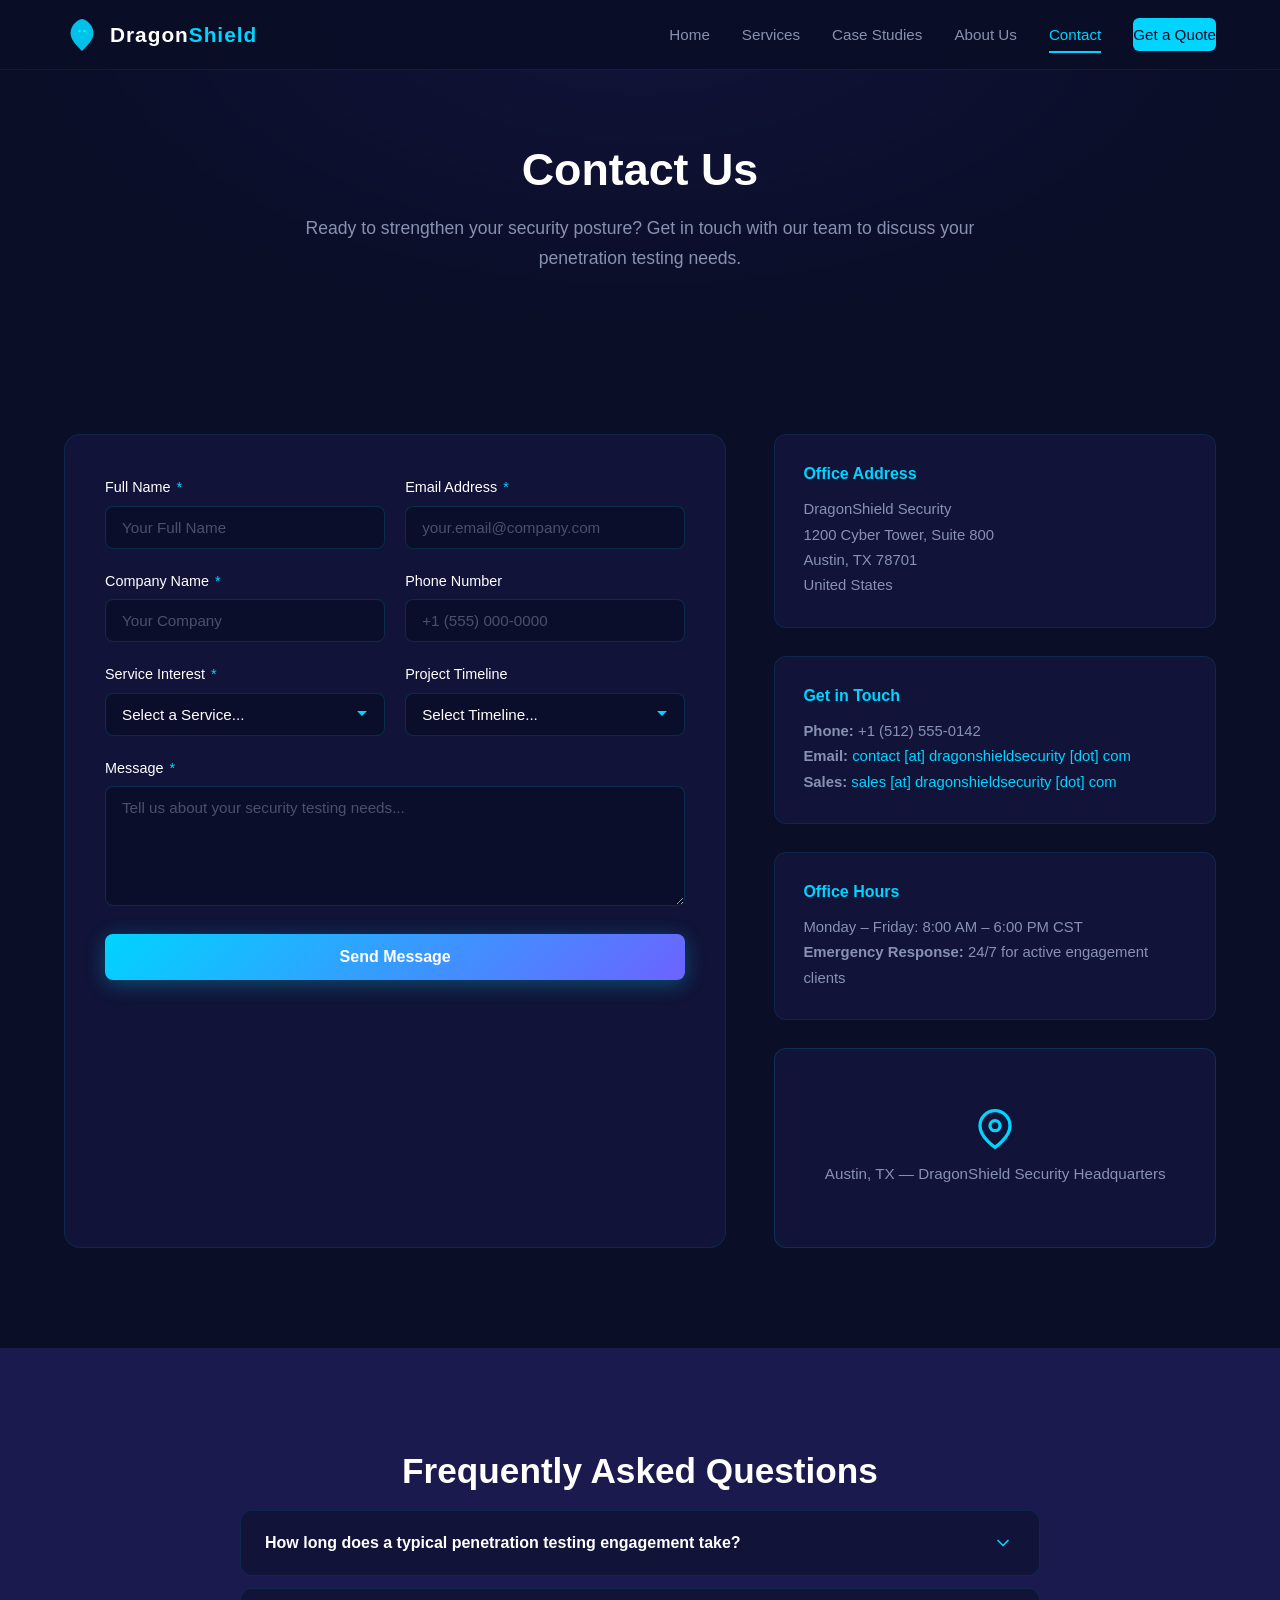
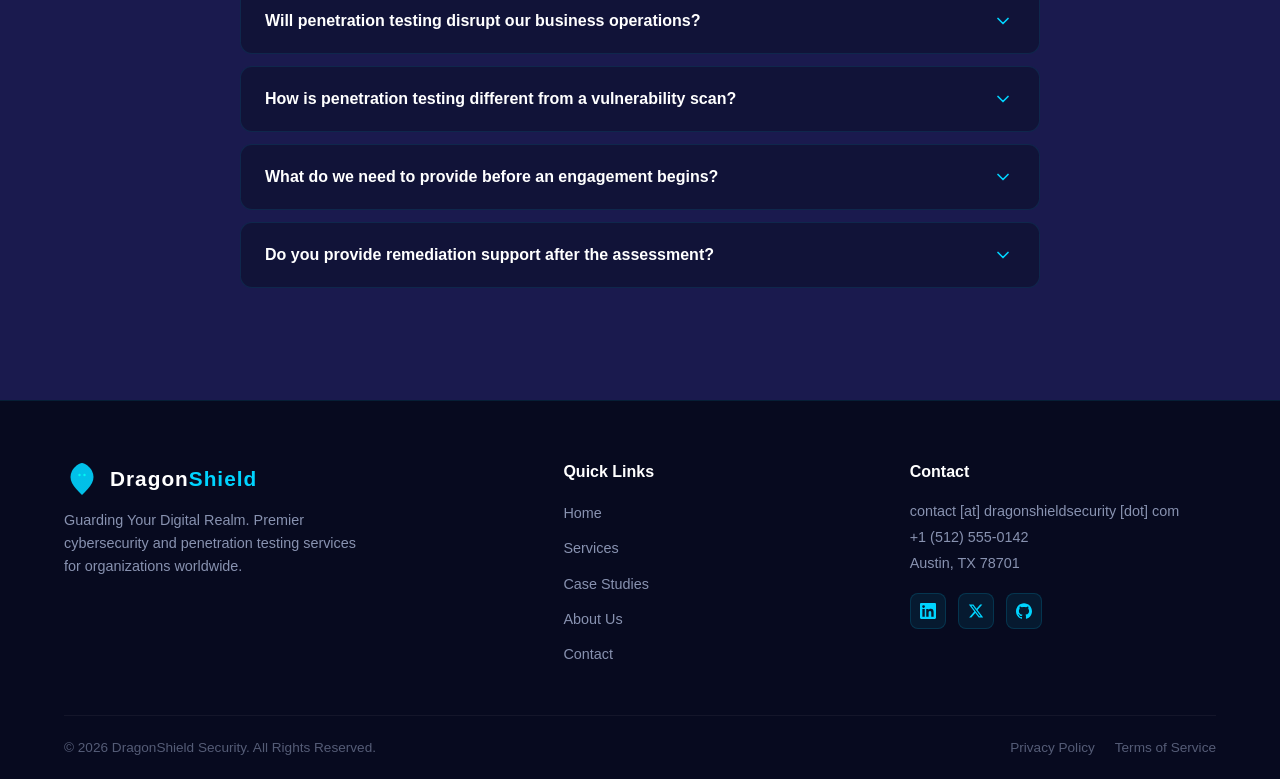
<file: contact_fixed.html>
<!DOCTYPE html>
<html lang="en">
<head>
  <meta charset="UTF-8">
  <meta name="viewport" content="width=device-width, initial-scale=1.0">
    <meta http-equiv="Content-Security-Policy" content="default-src 'self'; script-src 'self'; style-src 'self' 'unsafe-inline' https://fonts.googleapis.com https://fonts.google.com; font-src 'self' https://fonts.gstatic.com; img-src 'self' data:; connect-src 'self'; frame-ancestors 'none'; base-uri 'self'; form-action 'self'; object-src 'none'; upgrade-insecure-requests;">
    <meta http-equiv="X-Content-Type-Options" content="nosniff">
    <meta http-equiv="X-Frame-Options" content="DENY">
    <meta name="referrer" content="strict-origin-when-cross-origin">
    <meta http-equiv="Permissions-Policy" content="camera=(), microphone=(), geolocation=()">
  <title>Contact — DragonShield Security</title>
    <meta name="description" content="Contact DragonShield Security for cybersecurity consultations, penetration testing quotes, and security assessments.">
  <link rel="preconnect" href="https://fonts.googleapis.com">
  <link
rel="preconnect"
href="https://fonts.gstatic.com"
crossorigin
>
  <link href="https://fonts.googleapis.com/css2?family=Orbitron:wght@400;500;700;900&family=Inter:wght@400;500;600;700&family=Roboto:wght@400;500;700&family=Roboto+Mono:wght@400;500&display=swap" rel="stylesheet">
  <link rel="stylesheet" href="css/styles.css">
</head>
<body>

  <!-- Starry Background -->
  <div class="stars-bg" aria-hidden="true"></div>

  <!-- Navigation -->
  <nav
class="navbar"
role="navigation"
aria-label="Main navigation"
>
    <div class="container">
      <a
href="index.html"
class="nav-brand"
aria-label="DragonShield Security Home"
>
        <svg
viewBox="0 0 36 36"
fill="none"
xmlns="http://www.w3.org/2000/svg"
aria-hidden="true"
>
          <path
d="M18 2C15 2 10 6 8 10C6 14 6 18 8 22C10 26 14 30 18 34C22 30 26 26 28 22C30 18 30 14 28 10C26 6 21 2 18 2Z"
fill="url(#dragon-grad-c)"
opacity="0.9"
/>
          <circle
cx="15.5"
cy="14"
r="1.2"
fill="#00fff5"
opacity="0.9"
/>
          <circle
cx="20.5"
cy="14"
r="1.2"
fill="#00fff5"
opacity="0.9"
/>
          <path
d="M18 18L16 22L18 21L20 22L18 18Z"
fill="#00d4ff"
opacity="0.6"
/>
          <defs>
            <linearGradient
id="dragon-grad-c"
x1="8"
y1="2"
x2="28"
y2="34"
>
              <stop offset="0%" stop-color="#00d4ff"/>
              <stop offset="100%" stop-color="#6c63ff"/>
            </linearGradient>
          </defs>
        </svg>
        <span class="nav-brand-text">Dragon<span>Shield</span></span>
      </a>
      <div class="nav-links">
        <a href="index.html">Home</a>
        <a href="services.html">Services</a>
        <a href="case-studies.html">Case Studies</a>
        <a href="about.html">About Us</a>
        <a href="contact.html" class="active">Contact</a>
        <a href="contact.html" class="nav-cta">Get a Quote</a>
      </div>
      <button
class="hamburger"
aria-label="Toggle navigation menu"
aria-expanded="false"
>
        <span></span>
        <span></span>
        <span></span>
      </button>
    </div>
  </nav>

  <!-- Mobile Menu -->
  <div class="mobile-overlay" aria-hidden="true"></div>
  <div
class="mobile-menu"
role="navigation"
aria-label="Mobile navigation"
>
    <a href="index.html">Home</a>
    <a href="services.html">Services</a>
    <a href="case-studies.html">Case Studies</a>
    <a href="about.html">About Us</a>
    <a href="contact.html" class="active">Contact</a>
    <a
href="contact.html"
class="nav-cta"
style="text-align:center;margin-top:12px;"
>Get a Quote</a>
  </div>

  <main>
    <!-- Page Header -->
    <section class="page-header">
      <div class="container">
        <h1>Contact Us</h1>
        <p>Ready to strengthen your security posture? Get in touch with our team to discuss your penetration testing needs.</p>
      </div>
    </section>

    <!-- Contact Form & Info -->
    <section class="section-padding">
      <div class="container">
        <div class="contact-grid fade-in">
          <!-- Contact Form -->
          <div class="contact-form">
            <form id="contact-form" autocomplete="off" action="process_contact.php" data-validate="true" method="POST">
                        
                        <input type="hidden" name="_csrf_token">
            <div style="display:none" aria-hidden="true"><input type="text" name="website" tabindex="-1" autocomplete="off"></div>
            <input type="hidden" value="" data-csrf="dynamic">
              <div class="form-row">
                <div class="form-group">
                  <label for="full-name">Full Name <span class="required">*</span></label>
                  <input
type="text"
id="full-name"
name="full-name"
placeholder="Your Full Name"
                                    required maxlength="100" autocomplete="name" aria-required="true"
                                    >
                  <div class="error-message"></div>
                </div>
                <div class="form-group">
                  <label for="email">Email Address <span class="required">*</span></label>
                  <input
type="email"
id="email"
name="email"
placeholder="your.email@company.com"
                                    required maxlength="254" autocomplete="email" aria-required="true"
                                    >
                  <div class="error-message"></div>
                </div>
              </div>
              <div class="form-row">
                <div class="form-group">
                  <label for="company">Company Name <span class="required">*</span></label>
                  <input
type="text"
id="company"
name="company"
placeholder="Your Company"
                                    required maxlength="200" autocomplete="organization" aria-required="true"
                                    >
                  <div class="error-message"></div>
                </div>
                <div class="form-group">
                  <label for="phone">Phone Number</label>
                  <input type="tel" id="phone" name="phone" maxlength="20" pattern="[+]?[0-9 ()-]{7,20}" autocomplete="tel"
placeholder="+1 (555) 000-0000"
>
                </div>
              </div>
              <div class="form-row">
                <div class="form-group">
                  <label for="service-interest">Service Interest <span class="required">*</span></label>
                  <select id="service-interest" name="service-interest" required aria-required="true"
>
                    <option value="">Select a Service...</option>
                    <option value="network-pentesting">Network Penetration Testing</option>
                    <option value="web-app-testing">Web Application Testing</option>
                    <option value="mobile-app-testing">Mobile Application Testing</option>
                    <option value="social-engineering">Social Engineering Assessment</option>
                    <option value="red-team">Red Team Operations</option>
                    <option value="cloud-security">Cloud Security Testing</option>
                    <option value="wireless-testing">Wireless Network Testing</option>
                    <option value="multiple">Multiple Services / Comprehensive Assessment</option>
                    <option value="guidance">Not Sure — Need Guidance</option>
                  </select>
                  <div class="error-message"></div>
                </div>
                <div class="form-group">
                  <label for="timeline">Project Timeline</label>
                  <select id="timeline" name="timeline" required aria-required="true">
                    <option value="">Select Timeline...</option>
                    <option value="immediate">Immediate (within 2 weeks)</option>
                    <option value="short-term">Short-term (1-3 months)</option>
                    <option value="planning">Planning Phase (3-6 months)</option>
                    <option value="annual">Annual Program / Ongoing</option>
                    <option value="exploring">Just Exploring Options</option>
                  </select>
                </div>
              </div>
              <div class="form-group">
                <label for="message">Message <span class="required">*</span></label>
                <textarea id="message" name="message" maxlength="2000" aria-required="true"
                                    placeholder="Tell us about your security testing needs..."
                                    required
                                    ></textarea>
                <div class="error-message"></div>
              </div>
              <button type="submit" class="btn btn-primary btn-submit btn-glow">Send Message</button>
            </form>
          </div>

          <!-- Contact Info Sidebar -->
          <div class="contact-info">
            <div class="contact-info-card">
              <h4>Office Address</h4>
              <p>
                DragonShield Security<br>
                1200 Cyber Tower, Suite 800<br>
                Austin, TX 78701<br>
                United States
              </p>
            </div>
            <div class="contact-info-card">
              <h4>Get in Touch</h4>
              <p>
                <strong>Phone:</strong> +1 (512) 555-0142<br>
                <strong>Email:</strong> <a href="mailto:contact [at] dragonshieldsecurity [dot] com">contact [at] dragonshieldsecurity [dot] com</a><br>
                <strong>Sales:</strong> <a href="mailto:sales [at] dragonshieldsecurity [dot] com">sales [at] dragonshieldsecurity [dot] com</a>
              </p>
            </div>
            <div class="contact-info-card">
              <h4>Office Hours</h4>
              <p>
                Monday – Friday: 8:00 AM – 6:00 PM CST<br>
                <strong>Emergency Response:</strong> 24/7 for active engagement clients
              </p>
            </div>

            <!-- Map Area -->
            <div class="map-area">
              <svg
viewBox="0 0 24 24"
fill="none"
stroke="currentColor"
stroke-width="2"
stroke-linecap="round"
stroke-linejoin="round"
>
                <path d="M21 10c0 7-9 13-9 13s-9-6-9-13a9 9 0 0 1 18 0z"/>
                <circle
cx="12"
cy="10"
r="3"
/>
              </svg>
              <p>Austin, TX — DragonShield Security Headquarters</p>
            </div>
          </div>
        </div>
      </div>
    </section>

    <!-- FAQ Section -->
    <section class="section-padding" style="background: var(--deep-blue);">
      <div class="container">
        <div class="text-center fade-in">
          <h2 class="section-heading">Frequently Asked Questions</h2>
        </div>
        <div class="faq-list fade-in">
          <div class="faq-item">
            <button class="faq-question" aria-expanded="false">
              <span>How long does a typical penetration testing engagement take?</span>
              <span class="faq-icon">
                <svg
viewBox="0 0 24 24"
fill="none"
stroke="currentColor"
stroke-width="2"
stroke-linecap="round"
stroke-linejoin="round"
width="20"
height="20"
>
<polyline points="6 9 12 15 18 9"/>
</svg>
              </span>
            </button>
            <div class="faq-answer">
              <div class="faq-answer-inner">
                The duration depends on the scope and complexity of the assessment. A focused web application test typically takes 1–2 weeks, while a comprehensive network assessment may require 2–4 weeks. Red team engagements generally run 4–8 weeks. During our initial scoping call, we'll provide a detailed timeline based on your specific requirements.
              </div>
            </div>
          </div>

          <div class="faq-item">
            <button class="faq-question" aria-expanded="false">
              <span>Will penetration testing disrupt our business operations?</span>
              <span class="faq-icon">
                <svg
viewBox="0 0 24 24"
fill="none"
stroke="currentColor"
stroke-width="2"
stroke-linecap="round"
stroke-linejoin="round"
width="20"
height="20"
>
<polyline points="6 9 12 15 18 9"/>
</svg>
              </span>
            </button>
            <div class="faq-answer">
              <div class="faq-answer-inner">
                We take every precaution to minimize operational impact. Testing is carefully scoped and scheduled to avoid disruption, and we maintain constant communication with your team throughout the engagement. Denial-of-service testing and other potentially disruptive activities are only performed with explicit authorization and during agreed-upon maintenance windows.
              </div>
            </div>
          </div>

          <div class="faq-item">
            <button class="faq-question" aria-expanded="false">
              <span>How is penetration testing different from a vulnerability scan?</span>
              <span class="faq-icon">
                <svg
viewBox="0 0 24 24"
fill="none"
stroke="currentColor"
stroke-width="2"
stroke-linecap="round"
stroke-linejoin="round"
width="20"
height="20"
>
<polyline points="6 9 12 15 18 9"/>
</svg>
              </span>
            </button>
            <div class="faq-answer">
              <div class="faq-answer-inner">
                Vulnerability scanning is an automated process that identifies known vulnerabilities based on signatures and configuration checks. Penetration testing goes significantly further — our experts manually exploit vulnerabilities to demonstrate real-world impact, chain multiple findings together, identify business logic flaws, and test defenses that automated tools cannot evaluate. Penetration testing provides a realistic assessment of your actual risk, not just a list of potential issues.
              </div>
            </div>
          </div>

          <div class="faq-item">
            <button class="faq-question" aria-expanded="false">
              <span>What do we need to provide before an engagement begins?</span>
              <span class="faq-icon">
                <svg
viewBox="0 0 24 24"
fill="none"
stroke="currentColor"
stroke-width="2"
stroke-linecap="round"
stroke-linejoin="round"
width="20"
height="20"
>
<polyline points="6 9 12 15 18 9"/>
</svg>
              </span>
            </button>
            <div class="faq-answer">
              <div class="faq-answer-inner">
                We'll need a signed Statement of Work and authorization to test, along with scoping information such as IP ranges, application URLs, user accounts (for authenticated testing), and any specific areas of concern. For internal testing, we'll coordinate network access and on-site logistics. Our project manager will guide you through the entire preparation process to ensure a smooth engagement kickoff.
              </div>
            </div>
          </div>

          <div class="faq-item">
            <button class="faq-question" aria-expanded="false">
              <span>Do you provide remediation support after the assessment?</span>
              <span class="faq-icon">
                <svg
viewBox="0 0 24 24"
fill="none"
stroke="currentColor"
stroke-width="2"
stroke-linecap="round"
stroke-linejoin="round"
width="20"
height="20"
>
<polyline points="6 9 12 15 18 9"/>
</svg>
              </span>
            </button>
            <div class="faq-answer">
              <div class="faq-answer-inner">
                Yes. Every engagement includes a findings review session where we walk your technical team through each vulnerability and our recommended remediation steps. We also offer remediation consultation during the fix period and conduct retesting to verify that vulnerabilities have been successfully addressed. For clients who need ongoing support, we offer annual testing programs with continuous advisory services.
              </div>
            </div>
          </div>
        </div>
      </div>
    </section>
  </main>

  <!-- Success Modal -->
  <div
class="form-success-modal"
id="form-success-modal"
role="dialog"
aria-modal="true"
aria-labelledby="modal-title"
>
    <div class="form-success-content">
      <svg
viewBox="0 0 24 24"
fill="none"
stroke="currentColor"
stroke-width="2"
stroke-linecap="round"
stroke-linejoin="round"
>
        <path d="M22 11.08V12a10 10 0 1 1-5.93-9.14"/>
        <polyline points="22 4 12 14.01 9 11.01"/>
      </svg>
      <h3 id="modal-title">Thank you for reaching out!</h3>
      <p>Your message has been received. A member of our team will contact you within one business day to discuss your security testing needs.</p>
      <button class="btn btn-primary close-modal">Close</button>
    </div>
  </div>

  <!-- Footer -->
  <footer class="site-footer">
    <div class="container">
      <div class="footer-grid">
        <div class="footer-brand">
          <a href="index.html" class="nav-brand">
            <svg
viewBox="0 0 36 36"
fill="none"
xmlns="http://www.w3.org/2000/svg"
aria-hidden="true"
>
              <path
d="M18 2C15 2 10 6 8 10C6 14 6 18 8 22C10 26 14 30 18 34C22 30 26 26 28 22C30 18 30 14 28 10C26 6 21 2 18 2Z"
fill="url(#footer-dragon-grad-c)"
opacity="0.9"
/>
              <circle
cx="15.5"
cy="14"
r="1.2"
fill="#00fff5"
opacity="0.9"
/>
              <circle
cx="20.5"
cy="14"
r="1.2"
fill="#00fff5"
opacity="0.9"
/>
              <defs>
                <linearGradient
id="footer-dragon-grad-c"
x1="8"
y1="2"
x2="28"
y2="34"
>
                  <stop offset="0%" stop-color="#00d4ff"/>
                  <stop offset="100%" stop-color="#6c63ff"/>
                </linearGradient>
              </defs>
            </svg>
            <span class="nav-brand-text">Dragon<span>Shield</span></span>
          </a>
          <p>Guarding Your Digital Realm. Premier cybersecurity and penetration testing services for organizations worldwide.</p>
        </div>
        <div class="footer-links">
          <h4>Quick Links</h4>
          <ul>
            <li><a href="index.html">Home</a></li>
            <li><a href="services.html">Services</a></li>
            <li><a href="case-studies.html">Case Studies</a></li>
            <li><a href="about.html">About Us</a></li>
            <li><a href="contact.html">Contact</a></li>
          </ul>
        </div>
        <div class="footer-contact">
          <h4>Contact</h4>
          <p>
            <a href="mailto:contact [at] dragonshieldsecurity [dot] com">contact [at] dragonshieldsecurity [dot] com</a><br>
            +1 (512) 555-0142<br>
            Austin, TX 78701
          </p>
          <div class="footer-social">
            <a
href="#"
aria-label="LinkedIn"
target="_blank"
rel="noopener noreferrer"
>
              <svg viewBox="0 0 24 24" fill="currentColor">
<path d="M20.447 20.452h-3.554v-5.569c0-1.328-.027-3.037-1.852-3.037-1.853 0-2.136 1.445-2.136 2.939v5.667H9.351V9h3.414v1.561h.046c.477-.9 1.637-1.85 3.37-1.85 3.601 0 4.267 2.37 4.267 5.455v6.286zM5.337 7.433a2.062 2.062 0 0 1-2.063-2.065 2.064 2.064 0 1 1 2.063 2.065zm1.782 13.019H3.555V9h3.564v11.452zM22.225 0H1.771C.792 0 0 .774 0 1.729v20.542C0 23.227.792 24 1.771 24h20.451C23.2 24 24 23.227 24 22.271V1.729C24 .774 23.2 0 22.222 0h.003z"/>
</svg>
            </a>
            <a
href="#"
aria-label="X (Twitter)"
target="_blank"
rel="noopener noreferrer"
>
              <svg viewBox="0 0 24 24" fill="currentColor">
<path d="M18.244 2.25h3.308l-7.227 8.26 8.502 11.24H16.17l-5.214-6.817L4.99 21.75H1.68l7.73-8.835L1.254 2.25H8.08l4.713 6.231zm-1.161 17.52h1.833L7.084 4.126H5.117z"/>
</svg>
            </a>
            <a
href="#"
aria-label="GitHub"
target="_blank"
rel="noopener noreferrer"
>
              <svg viewBox="0 0 24 24" fill="currentColor">
<path d="M12 .297c-6.63 0-12 5.373-12 12 0 5.303 3.438 9.8 8.205 11.385.6.113.82-.258.82-.577 0-.285-.01-1.04-.015-2.04-3.338.724-4.042-1.61-4.042-1.61C4.422 18.07 3.633 17.7 3.633 17.7c-1.087-.744.084-.729.084-.729 1.205.084 1.838 1.236 1.838 1.236 1.07 1.835 2.809 1.305 3.495.998.108-.776.417-1.305.76-1.605-2.665-.3-5.466-1.332-5.466-5.93 0-1.31.465-2.38 1.235-3.22-.135-.303-.54-1.523.105-3.176 0 0 1.005-.322 3.3 1.23.96-.267 1.98-.399 3-.405 1.02.006 2.04.138 3 .405 2.28-1.552 3.285-1.23 3.285-1.23.645 1.653.24 2.873.12 3.176.765.84 1.23 1.91 1.23 3.22 0 4.61-2.805 5.625-5.475 5.92.42.36.81 1.096.81 2.22 0 1.606-.015 2.896-.015 3.286 0 .315.21.69.825.57C20.565 22.092 24 17.592 24 12.297c0-6.627-5.373-12-12-12"/>
</svg>
            </a>
          </div>
        </div>
      </div>
      <div class="footer-bottom">
        <p>&copy; 2026 DragonShield Security. All Rights Reserved.</p>
        <div class="footer-bottom-links">
          <a href="#">Privacy Policy</a>
          <a href="#">Terms of Service</a>
        </div>
      </div>
    </div>
  </footer>

  <script src="js/main.js" defer></script>
</body>
</html>
</file>
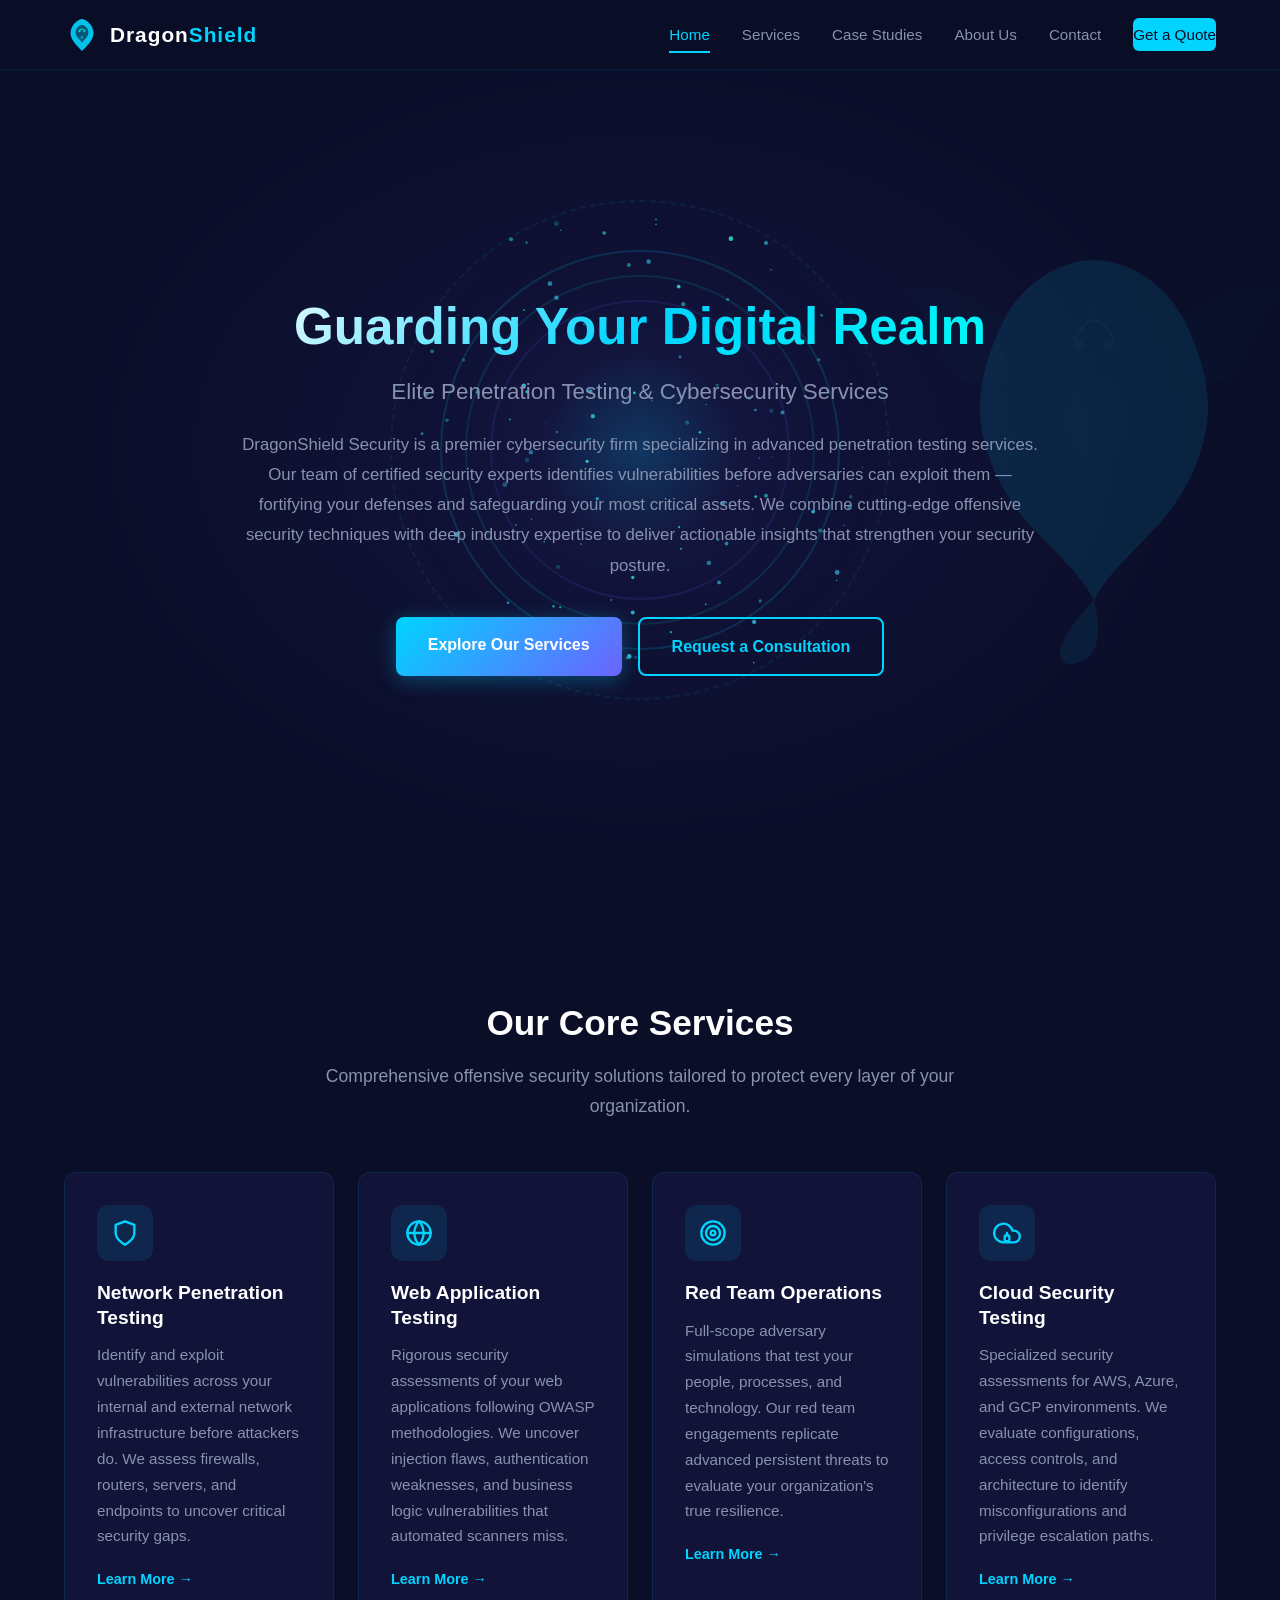
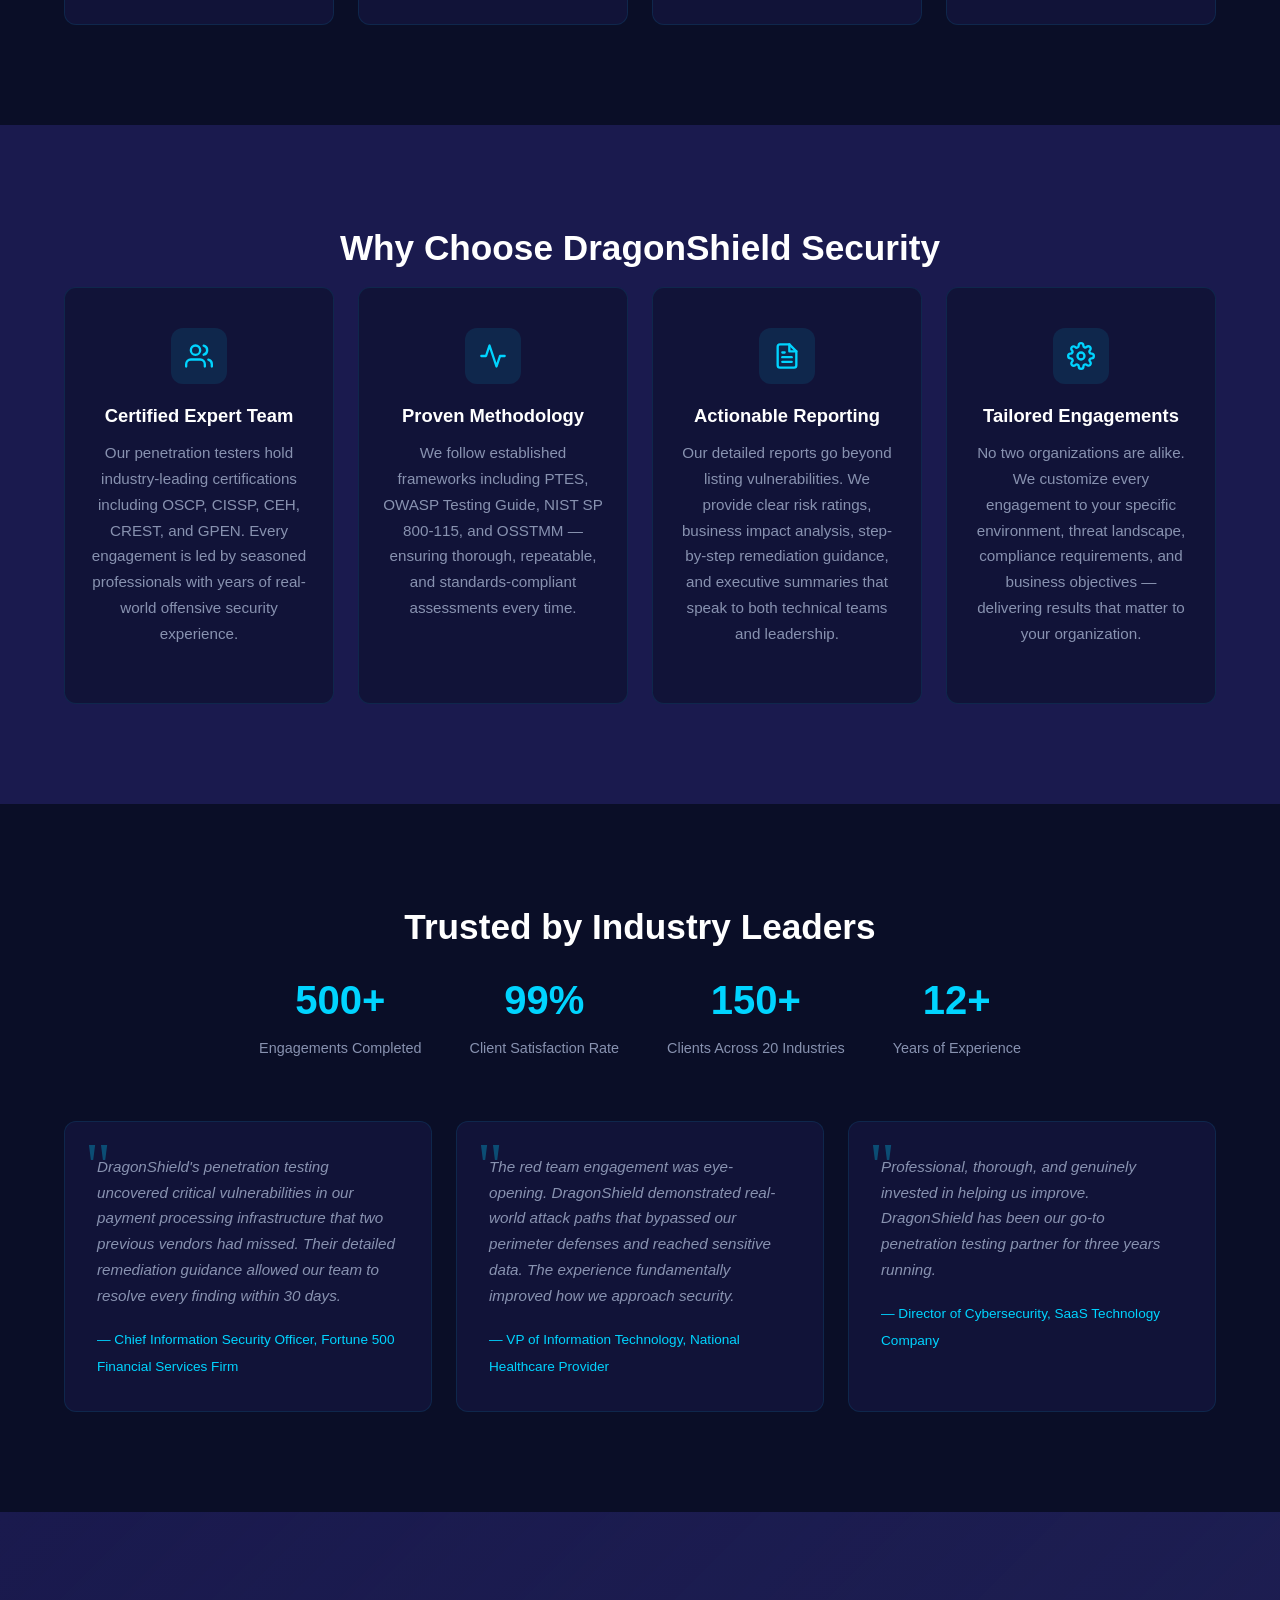
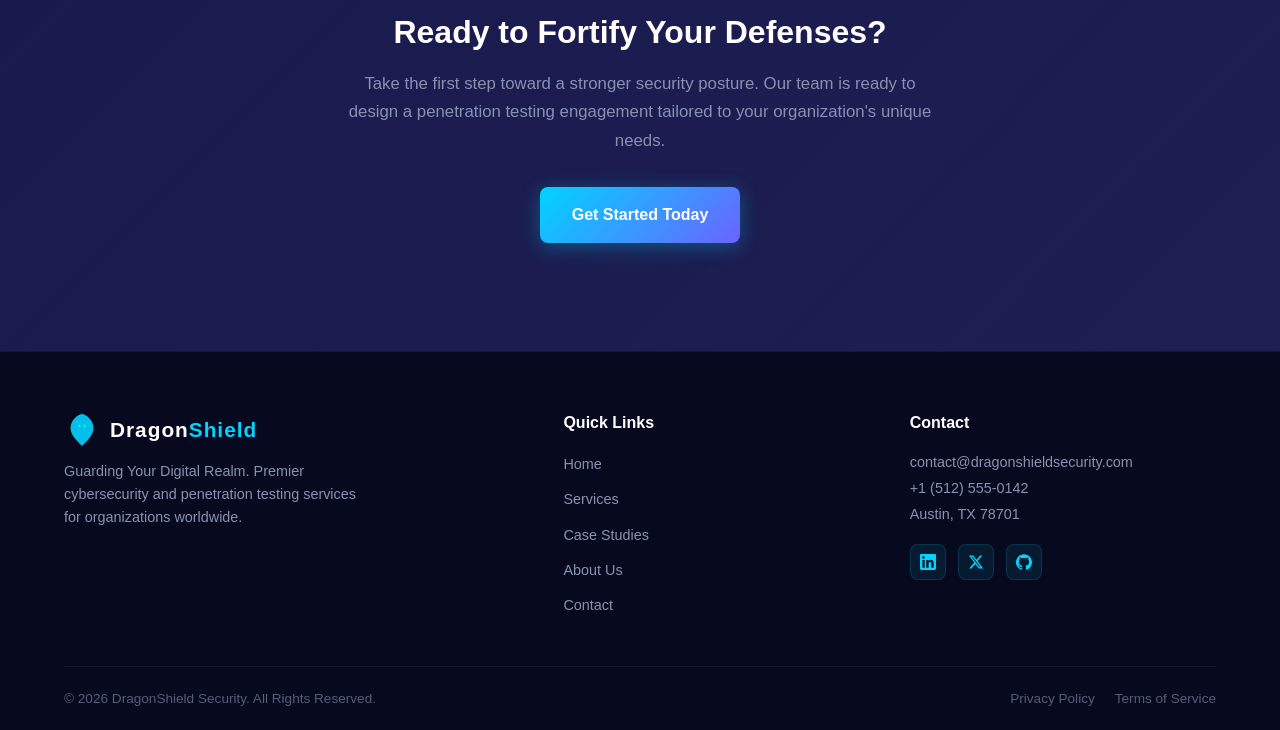
<file: index_fixed.html>
<!DOCTYPE html>
<html lang="en">
<head>
  <meta charset="UTF-8">
  <meta name="viewport" content="width=device-width, initial-scale=1.0">
  <title>DragonShield Security — Guarding Your Digital Realm</title>
  <link rel="preconnect" href="https://fonts.google.com/specimen/Orbitron">
  <link
rel="preconnect"
href="https://www.cdnplanet.com/blog/faster-google-webfonts-preconnect/"
crossorigin
>
  <link href="https://fonts.google.com/specimen/Orbitron/css2?family=Orbitron:wght@400;500;700;900&family=Inter:wght@400;500;600;700&family=Roboto:wght@400;500;700&family=Roboto+Mono:wght@400;500&display=swap" rel="stylesheet">
  <link rel="stylesheet" href="css/styles.css">
</head>
<body>

  <!-- Starry Background -->
  <div class="stars-bg" aria-hidden="true"></div>

  <!-- Navigation -->
  <nav
class="navbar"
role="navigation"
aria-label="Main navigation"
>
    <div class="container">
      <a
href="index.html"
class="nav-brand"
aria-label="DragonShield Security Home"
>
        <svg
viewBox="0 0 36 36"
fill="none"
xmlns="http://www.w3.org/2000/svg"
aria-hidden="true"
>
          <path
d="M18 2C15 2 10 6 8 10C6 14 6 18 8 22C10 26 14 30 18 34C22 30 26 26 28 22C30 18 30 14 28 10C26 6 21 2 18 2Z"
fill="url(#dragon-grad)"
opacity="0.9"
/>
          <path
d="M18 8C16 8 13 10 12 13C11 16 12 19 14 21C15.5 22.5 17 24 18 26C19 24 20.5 22.5 22 21C24 19 25 16 24 13C23 10 20 8 18 8Z"
fill="#0a0e27"
opacity="0.6"
/>
          <path
d="M15 14C15 14 16 12 18 12C20 12 21 14 21 14"
stroke="#00fff5"
stroke-width="1"
fill="none"
opacity="0.8"
/>
          <circle
cx="15.5"
cy="14"
r="1.2"
fill="#00fff5"
opacity="0.9"
>
            <animate
attributeName="opacity"
values="0.9;0.4;0.9"
dur="3s"
repeatCount="indefinite"
/>
          </circle>
          <circle
cx="20.5"
cy="14"
r="1.2"
fill="#00fff5"
opacity="0.9"
>
            <animate
attributeName="opacity"
values="0.9;0.4;0.9"
dur="3s"
repeatCount="indefinite"
/>
          </circle>
          <path
d="M18 18L16 22L18 21L20 22L18 18Z"
fill="#00d4ff"
opacity="0.6"
/>
          <defs>
            <linearGradient
id="dragon-grad"
x1="8"
y1="2"
x2="28"
y2="34"
>
              <stop offset="0%" stop-color="#00d4ff"/>
              <stop offset="100%" stop-color="#6c63ff"/>
            </linearGradient>
          </defs>
        </svg>
        <span class="nav-brand-text">Dragon<span>Shield</span></span>
      </a>
      <div class="nav-links">
        <a href="index.html" class="active">Home</a>
        <a href="services.html">Services</a>
        <a href="case-studies.html">Case Studies</a>
        <a href="about.html">About Us</a>
        <a href="contact.html">Contact</a>
        <a href="contact.html" class="nav-cta">Get a Quote</a>
      </div>
      <button
class="hamburger"
aria-label="Toggle navigation menu"
aria-expanded="false"
>
        <span></span>
        <span></span>
        <span></span>
      </button>
    </div>
  </nav>

  <!-- Mobile Menu -->
  <div class="mobile-overlay" aria-hidden="true"></div>
  <div
class="mobile-menu"
role="navigation"
aria-label="Mobile navigation"
>
    <a href="index.html" class="active">Home</a>
    <a href="services.html">Services</a>
    <a href="case-studies.html">Case Studies</a>
    <a href="about.html">About Us</a>
    <a href="contact.html">Contact</a>
    <a
href="contact.html"
class="nav-cta"
style="text-align:center;margin-top:12px;"
>Get a Quote</a>
  </div>

  <main>
    <!-- Hero Section -->
    <section class="hero">
      <canvas id="portal-canvas" aria-hidden="true"></canvas>

      <!-- Portal Rings -->
      <div class="portal-ring" aria-hidden="true">
        <div class="portal-ring-inner portal-ring-1"></div>
        <div class="portal-ring-inner portal-ring-2"></div>
        <div class="portal-ring-inner portal-ring-3"></div>
        <div class="portal-ring-inner portal-ring-4"></div>
      </div>
      <div class="portal-glow" aria-hidden="true"></div>

      <!-- Dragon SVG (decorative, right side) -->
      <div class="hero-dragon" aria-hidden="true">
        <svg
viewBox="0 0 500 500"
fill="none"
xmlns="http://www.w3.org/2000/svg"
>
          <!-- Dragon body -->
          <path
d="M250 60C220 60 180 80 160 120C140 160 130 200 140 240C150 280 170 310 200 340C220 360 240 380 250 400C260 380 280 360 300 340C330 310 350 280 360 240C370 200 360 160 340 120C320 80 280 60 250 60Z"
fill="url(#hero-dragon-body)"
opacity="0.7"
/>
          <!-- Dragon wings left -->
          <path
d="M160 120C140 100 100 80 60 90C80 110 90 140 100 160C110 180 130 190 160 180"
fill="url(#hero-dragon-wing)"
opacity="0.4"
/>
          <!-- Dragon wings right -->
          <path
d="M340 120C360 100 400 80 440 90C420 110 410 140 400 160C390 180 370 190 340 180"
fill="url(#hero-dragon-wing)"
opacity="0.4"
/>
          <!-- Dragon head detail -->
          <path
d="M230 140C230 140 240 120 250 120C260 120 270 140 270 140"
stroke="#00fff5"
stroke-width="2"
fill="none"
opacity="0.6"
/>
          <!-- Dragon eyes -->
          <circle
cx="235"
cy="145"
r="6"
fill="#00fff5"
opacity="0.8"
>
            <animate
attributeName="opacity"
values="0.8;0.3;0.8"
dur="4s"
repeatCount="indefinite"
/>
            <animate
attributeName="r"
values="6;5;6"
dur="4s"
repeatCount="indefinite"
/>
          </circle>
          <circle
cx="265"
cy="145"
r="6"
fill="#00fff5"
opacity="0.8"
>
            <animate
attributeName="opacity"
values="0.8;0.3;0.8"
dur="4s"
repeatCount="indefinite"
/>
            <animate
attributeName="r"
values="6;5;6"
dur="4s"
repeatCount="indefinite"
/>
          </circle>
          <!-- Dragon chest glow -->
          <ellipse
cx="250"
cy="220"
rx="30"
ry="40"
fill="#00d4ff"
opacity="0.15"
>
            <animate
attributeName="opacity"
values="0.15;0.25;0.15"
dur="3s"
repeatCount="indefinite"
/>
          </ellipse>
          <!-- Dragon breath particles -->
          <circle
cx="250"
cy="170"
r="3"
fill="#00d4ff"
opacity="0.4"
>
            <animate
attributeName="cy"
values="170;100;60"
dur="5s"
repeatCount="indefinite"
/>
            <animate
attributeName="opacity"
values="0.4;0.1;0"
dur="5s"
repeatCount="indefinite"
/>
          </circle>
          <circle
cx="240"
cy="175"
r="2"
fill="#00fff5"
opacity="0.3"
>
            <animate
attributeName="cy"
values="175;110;70"
dur="6s"
repeatCount="indefinite"
/>
            <animate
attributeName="opacity"
values="0.3;0.1;0"
dur="6s"
repeatCount="indefinite"
/>
          </circle>
          <circle
cx="260"
cy="175"
r="2"
fill="#6c63ff"
opacity="0.3"
>
            <animate
attributeName="cy"
values="175;105;65"
dur="5.5s"
repeatCount="indefinite"
/>
            <animate
attributeName="opacity"
values="0.3;0.1;0"
dur="5.5s"
repeatCount="indefinite"
/>
          </circle>
          <!-- Tail -->
          <path
d="M250 400C250 400 230 420 220 440C210 460 220 470 240 460C250 455 260 440 250 400Z"
fill="url(#hero-dragon-body)"
opacity="0.5"
/>
          <defs>
            <linearGradient
id="hero-dragon-body"
x1="140"
y1="60"
x2="360"
y2="400"
>
              <stop offset="0%" stop-color="#00d4ff"/>
              <stop offset="50%" stop-color="#6c63ff"/>
              <stop offset="100%" stop-color="#00d4ff"/>
            </linearGradient>
            <linearGradient
id="hero-dragon-wing"
x1="60"
y1="80"
x2="160"
y2="190"
>
              <stop
offset="0%"
stop-color="#00d4ff"
stop-opacity="0.3"
/>
              <stop
offset="100%"
stop-color="#6c63ff"
stop-opacity="0.1"
/>
            </linearGradient>
          </defs>
        </svg>
      </div>

      <div class="hero-content">
        <h1>Guarding Your Digital Realm</h1>
        <h2>Elite Penetration Testing &amp; Cybersecurity Services</h2>
        <p>DragonShield Security is a premier cybersecurity firm specializing in advanced penetration testing services. Our team of certified security experts identifies vulnerabilities before adversaries can exploit them — fortifying your defenses and safeguarding your most critical assets. We combine cutting-edge offensive security techniques with deep industry expertise to deliver actionable insights that strengthen your security posture.</p>
        <div class="hero-buttons">
          <a href="services.html" class="btn btn-primary btn-glow">Explore Our Services</a>
          <a href="contact.html" class="btn btn-outline">Request a Consultation</a>
        </div>
      </div>
    </section>

    <!-- Services Overview Section -->
    <section class="section-padding" id="services-overview">
      <div class="container">
        <div class="text-center fade-in">
          <h2 class="section-heading">Our Core Services</h2>
          <p class="section-subtext">Comprehensive offensive security solutions tailored to protect every layer of your organization.</p>
        </div>
        <div class="grid-4 fade-in">
          <!-- Card 1 -->
          <div class="card">
            <div class="card-icon">
              <svg
viewBox="0 0 24 24"
fill="none"
stroke="currentColor"
stroke-width="2"
stroke-linecap="round"
stroke-linejoin="round"
>
<path d="M12 22s8-4 8-10V5l-8-3-8 3v7c0 6 8 10 8 10z"/>
</svg>
            </div>
            <h3>Network Penetration Testing</h3>
            <p>Identify and exploit vulnerabilities across your internal and external network infrastructure before attackers do. We assess firewalls, routers, servers, and endpoints to uncover critical security gaps.</p>
            <a href="services.html#network-pentesting" class="card-link">Learn More →</a>
          </div>
          <!-- Card 2 -->
          <div class="card">
            <div class="card-icon">
              <svg
viewBox="0 0 24 24"
fill="none"
stroke="currentColor"
stroke-width="2"
stroke-linecap="round"
stroke-linejoin="round"
>
<circle
cx="12"
cy="12"
r="10"
/>
<line
x1="2"
y1="12"
x2="22"
y2="12"
/>
<path d="M12 2a15.3 15.3 0 0 1 4 10 15.3 15.3 0 0 1-4 10 15.3 15.3 0 0 1-4-10 15.3 15.3 0 0 1 4-10z"/>
</svg>
            </div>
            <h3>Web Application Testing</h3>
            <p>Rigorous security assessments of your web applications following OWASP methodologies. We uncover injection flaws, authentication weaknesses, and business logic vulnerabilities that automated scanners miss.</p>
            <a href="services.html#web-app-testing" class="card-link">Learn More →</a>
          </div>
          <!-- Card 3 -->
          <div class="card">
            <div class="card-icon">
              <svg
viewBox="0 0 24 24"
fill="none"
stroke="currentColor"
stroke-width="2"
stroke-linecap="round"
stroke-linejoin="round"
>
<circle
cx="12"
cy="12"
r="10"
/>
<circle
cx="12"
cy="12"
r="6"
/>
<circle
cx="12"
cy="12"
r="2"
/>
</svg>
            </div>
            <h3>Red Team Operations</h3>
            <p>Full-scope adversary simulations that test your people, processes, and technology. Our red team engagements replicate advanced persistent threats to evaluate your organization's true resilience.</p>
            <a href="services.html#red-teaming" class="card-link">Learn More →</a>
          </div>
          <!-- Card 4 -->
          <div class="card">
            <div class="card-icon">
              <svg
viewBox="0 0 24 24"
fill="none"
stroke="currentColor"
stroke-width="2"
stroke-linecap="round"
stroke-linejoin="round"
>
<path d="M18 10h-1.26A8 8 0 1 0 9 20h9a5 5 0 0 0 0-10z"/>
<rect
x="10"
y="14"
width="4"
height="5"
rx="1"
/>
<path d="M12 14v-2"/>
</svg>
            </div>
            <h3>Cloud Security Testing</h3>
            <p>Specialized security assessments for AWS, Azure, and GCP environments. We evaluate configurations, access controls, and architecture to identify misconfigurations and privilege escalation paths.</p>
            <a href="services.html#cloud-security" class="card-link">Learn More →</a>
          </div>
        </div>
      </div>
    </section>

    <!-- Why Choose Us Section -->
    <section class="section-padding why-section">
      <div class="container">
        <div class="text-center fade-in">
          <h2 class="section-heading">Why Choose DragonShield Security</h2>
        </div>
        <div class="grid-4 fade-in">
          <div class="card why-card">
            <div class="card-icon">
              <svg
viewBox="0 0 24 24"
fill="none"
stroke="currentColor"
stroke-width="2"
stroke-linecap="round"
stroke-linejoin="round"
>
<path d="M17 21v-2a4 4 0 0 0-4-4H5a4 4 0 0 0-4 4v2"/>
<circle
cx="9"
cy="7"
r="4"
/>
<path d="M23 21v-2a4 4 0 0 0-3-3.87"/>
<path d="M16 3.13a4 4 0 0 1 0 7.75"/>
</svg>
            </div>
            <h3>Certified Expert Team</h3>
            <p>Our penetration testers hold industry-leading certifications including OSCP, CISSP, CEH, CREST, and GPEN. Every engagement is led by seasoned professionals with years of real-world offensive security experience.</p>
          </div>
          <div class="card why-card">
            <div class="card-icon">
              <svg
viewBox="0 0 24 24"
fill="none"
stroke="currentColor"
stroke-width="2"
stroke-linecap="round"
stroke-linejoin="round"
>
<polyline points="22 12 18 12 15 21 9 3 6 12 2 12"/>
</svg>
            </div>
            <h3>Proven Methodology</h3>
            <p>We follow established frameworks including PTES, OWASP Testing Guide, NIST SP 800-115, and OSSTMM — ensuring thorough, repeatable, and standards-compliant assessments every time.</p>
          </div>
          <div class="card why-card">
            <div class="card-icon">
              <svg
viewBox="0 0 24 24"
fill="none"
stroke="currentColor"
stroke-width="2"
stroke-linecap="round"
stroke-linejoin="round"
>
<path d="M14 2H6a2 2 0 0 0-2 2v16a2 2 0 0 0 2 2h12a2 2 0 0 0 2-2V8z"/>
<polyline points="14 2 14 8 20 8"/>
<line
x1="16"
y1="13"
x2="8"
y2="13"
/>
<line
x1="16"
y1="17"
x2="8"
y2="17"
/>
<polyline points="10 9 9 9 8 9"/>
</svg>
            </div>
            <h3>Actionable Reporting</h3>
            <p>Our detailed reports go beyond listing vulnerabilities. We provide clear risk ratings, business impact analysis, step-by-step remediation guidance, and executive summaries that speak to both technical teams and leadership.</p>
          </div>
          <div class="card why-card">
            <div class="card-icon">
              <svg
viewBox="0 0 24 24"
fill="none"
stroke="currentColor"
stroke-width="2"
stroke-linecap="round"
stroke-linejoin="round"
>
<circle
cx="12"
cy="12"
r="3"
/>
<path d="M19.4 15a1.65 1.65 0 0 0 .33 1.82l.06.06a2 2 0 0 1 0 2.83 2 2 0 0 1-2.83 0l-.06-.06a1.65 1.65 0 0 0-1.82-.33 1.65 1.65 0 0 0-1 1.51V21a2 2 0 0 1-2 2 2 2 0 0 1-2-2v-.09A1.65 1.65 0 0 0 9 19.4a1.65 1.65 0 0 0-1.82.33l-.06.06a2 2 0 0 1-2.83 0 2 2 0 0 1 0-2.83l.06-.06A1.65 1.65 0 0 0 4.68 15a1.65 1.65 0 0 0-1.51-1H3a2 2 0 0 1-2-2 2 2 0 0 1 2-2h.09A1.65 1.65 0 0 0 4.6 9a1.65 1.65 0 0 0-.33-1.82l-.06-.06a2 2 0 0 1 0-2.83 2 2 0 0 1 2.83 0l.06.06A1.65 1.65 0 0 0 9 4.68a1.65 1.65 0 0 0 1-1.51V3a2 2 0 0 1 2-2 2 2 0 0 1 2 2v.09a1.65 1.65 0 0 0 1 1.51 1.65 1.65 0 0 0 1.82-.33l.06-.06a2 2 0 0 1 2.83 0 2 2 0 0 1 0 2.83l-.06.06A1.65 1.65 0 0 0 19.4 9a1.65 1.65 0 0 0 1.51 1H21a2 2 0 0 1 2 2 2 2 0 0 1-2 2h-.09a1.65 1.65 0 0 0-1.51 1z"/>
</svg>
            </div>
            <h3>Tailored Engagements</h3>
            <p>No two organizations are alike. We customize every engagement to your specific environment, threat landscape, compliance requirements, and business objectives — delivering results that matter to your organization.</p>
          </div>
        </div>
      </div>
    </section>

    <!-- Testimonials / Trust Section -->
    <section class="section-padding">
      <div class="container">
        <div class="text-center fade-in">
          <h2 class="section-heading">Trusted by Industry Leaders</h2>
        </div>

        <!-- Trust Metrics -->
        <div class="trust-metrics fade-in">
          <div class="trust-metric">
            <span class="metric-value">500+</span>
            <span class="metric-label">Engagements Completed</span>
          </div>
          <div class="trust-metric">
            <span class="metric-value">99%</span>
            <span class="metric-label">Client Satisfaction Rate</span>
          </div>
          <div class="trust-metric">
            <span class="metric-value">150+</span>
            <span class="metric-label">Clients Across 20 Industries</span>
          </div>
          <div class="trust-metric">
            <span class="metric-value">12+</span>
            <span class="metric-label">Years of Experience</span>
          </div>
        </div>

        <!-- Testimonials -->
        <div class="testimonials-grid fade-in">
          <div class="testimonial-card">
            <p>DragonShield's penetration testing uncovered critical vulnerabilities in our payment processing infrastructure that two previous vendors had missed. Their detailed remediation guidance allowed our team to resolve every finding within 30 days.</p>
            <span class="attribution">— Chief Information Security Officer, Fortune 500 Financial Services Firm</span>
          </div>
          <div class="testimonial-card">
            <p>The red team engagement was eye-opening. DragonShield demonstrated real-world attack paths that bypassed our perimeter defenses and reached sensitive data. The experience fundamentally improved how we approach security.</p>
            <span class="attribution">— VP of Information Technology, National Healthcare Provider</span>
          </div>
          <div class="testimonial-card">
            <p>Professional, thorough, and genuinely invested in helping us improve. DragonShield has been our go-to penetration testing partner for three years running.</p>
            <span class="attribution">— Director of Cybersecurity, SaaS Technology Company</span>
          </div>
        </div>
      </div>
    </section>

    <!-- Final CTA Section -->
    <section class="section-padding cta-section">
      <div class="container fade-in">
        <h2>Ready to Fortify Your Defenses?</h2>
        <p>Take the first step toward a stronger security posture. Our team is ready to design a penetration testing engagement tailored to your organization's unique needs.</p>
        <a href="contact.html" class="btn btn-primary btn-glow">Get Started Today</a>
      </div>
    </section>
  </main>

  <!-- Footer -->
  <footer class="site-footer">
    <div class="container">
      <div class="footer-grid">
        <div class="footer-brand">
          <a href="index.html" class="nav-brand">
            <svg
viewBox="0 0 36 36"
fill="none"
xmlns="http://www.w3.org/2000/svg"
aria-hidden="true"
>
              <path
d="M18 2C15 2 10 6 8 10C6 14 6 18 8 22C10 26 14 30 18 34C22 30 26 26 28 22C30 18 30 14 28 10C26 6 21 2 18 2Z"
fill="url(#footer-dragon-grad)"
opacity="0.9"
/>
              <circle
cx="15.5"
cy="14"
r="1.2"
fill="#00fff5"
opacity="0.9"
/>
              <circle
cx="20.5"
cy="14"
r="1.2"
fill="#00fff5"
opacity="0.9"
/>
              <defs>
                <linearGradient
id="footer-dragon-grad"
x1="8"
y1="2"
x2="28"
y2="34"
>
                  <stop offset="0%" stop-color="#00d4ff"/>
                  <stop offset="100%" stop-color="#6c63ff"/>
                </linearGradient>
              </defs>
            </svg>
            <span class="nav-brand-text">Dragon<span>Shield</span></span>
          </a>
          <p>Guarding Your Digital Realm. Premier cybersecurity and penetration testing services for organizations worldwide.</p>
        </div>
        <div class="footer-links">
          <h4>Quick Links</h4>
          <ul>
            <li><a href="index.html">Home</a></li>
            <li><a href="services.html">Services</a></li>
            <li><a href="case-studies.html">Case Studies</a></li>
            <li><a href="about.html">About Us</a></li>
            <li><a href="contact.html">Contact</a></li>
          </ul>
        </div>
        <div class="footer-contact">
          <h4>Contact</h4>
          <p>
            <a href="mailto:contact@dragonshieldsecurity.com">contact@dragonshieldsecurity.com</a><br>
            +1 (512) 555-0142<br>
            Austin, TX 78701
          </p>
          <div class="footer-social">
            <a
href="#"
aria-label="LinkedIn"
target="_blank"
rel="noopener noreferrer"
>
              <svg viewBox="0 0 24 24" fill="currentColor">
<path d="M20.447 20.452h-3.554v-5.569c0-1.328-.027-3.037-1.852-3.037-1.853 0-2.136 1.445-2.136 2.939v5.667H9.351V9h3.414v1.561h.046c.477-.9 1.637-1.85 3.37-1.85 3.601 0 4.267 2.37 4.267 5.455v6.286zM5.337 7.433a2.062 2.062 0 0 1-2.063-2.065 2.064 2.064 0 1 1 2.063 2.065zm1.782 13.019H3.555V9h3.564v11.452zM22.225 0H1.771C.792 0 0 .774 0 1.729v20.542C0 23.227.792 24 1.771 24h20.451C23.2 24 24 23.227 24 22.271V1.729C24 .774 23.2 0 22.222 0h.003z"/>
</svg>
            </a>
            <a
href="#"
aria-label="X (Twitter)"
target="_blank"
rel="noopener noreferrer"
>
              <svg viewBox="0 0 24 24" fill="currentColor">
<path d="M18.244 2.25h3.308l-7.227 8.26 8.502 11.24H16.17l-5.214-6.817L4.99 21.75H1.68l7.73-8.835L1.254 2.25H8.08l4.713 6.231zm-1.161 17.52h1.833L7.084 4.126H5.117z"/>
</svg>
            </a>
            <a
href="#"
aria-label="GitHub"
target="_blank"
rel="noopener noreferrer"
>
              <svg viewBox="0 0 24 24" fill="currentColor">
<path d="M12 .297c-6.63 0-12 5.373-12 12 0 5.303 3.438 9.8 8.205 11.385.6.113.82-.258.82-.577 0-.285-.01-1.04-.015-2.04-3.338.724-4.042-1.61-4.042-1.61C4.422 18.07 3.633 17.7 3.633 17.7c-1.087-.744.084-.729.084-.729 1.205.084 1.838 1.236 1.838 1.236 1.07 1.835 2.809 1.305 3.495.998.108-.776.417-1.305.76-1.605-2.665-.3-5.466-1.332-5.466-5.93 0-1.31.465-2.38 1.235-3.22-.135-.303-.54-1.523.105-3.176 0 0 1.005-.322 3.3 1.23.96-.267 1.98-.399 3-.405 1.02.006 2.04.138 3 .405 2.28-1.552 3.285-1.23 3.285-1.23.645 1.653.24 2.873.12 3.176.765.84 1.23 1.91 1.23 3.22 0 4.61-2.805 5.625-5.475 5.92.42.36.81 1.096.81 2.22 0 1.606-.015 2.896-.015 3.286 0 .315.21.69.825.57C20.565 22.092 24 17.592 24 12.297c0-6.627-5.373-12-12-12"/>
</svg>
            </a>
          </div>
        </div>
      </div>
      <div class="footer-bottom">
        <p>&copy; 2026 DragonShield Security. All Rights Reserved.</p>
        <div class="footer-bottom-links">
          <a href="#">Privacy Policy</a>
          <a href="#">Terms of Service</a>
        </div>
      </div>
    </div>
  </footer>

  <script src="js/main.js"></script>
</body>
</html>
</file>
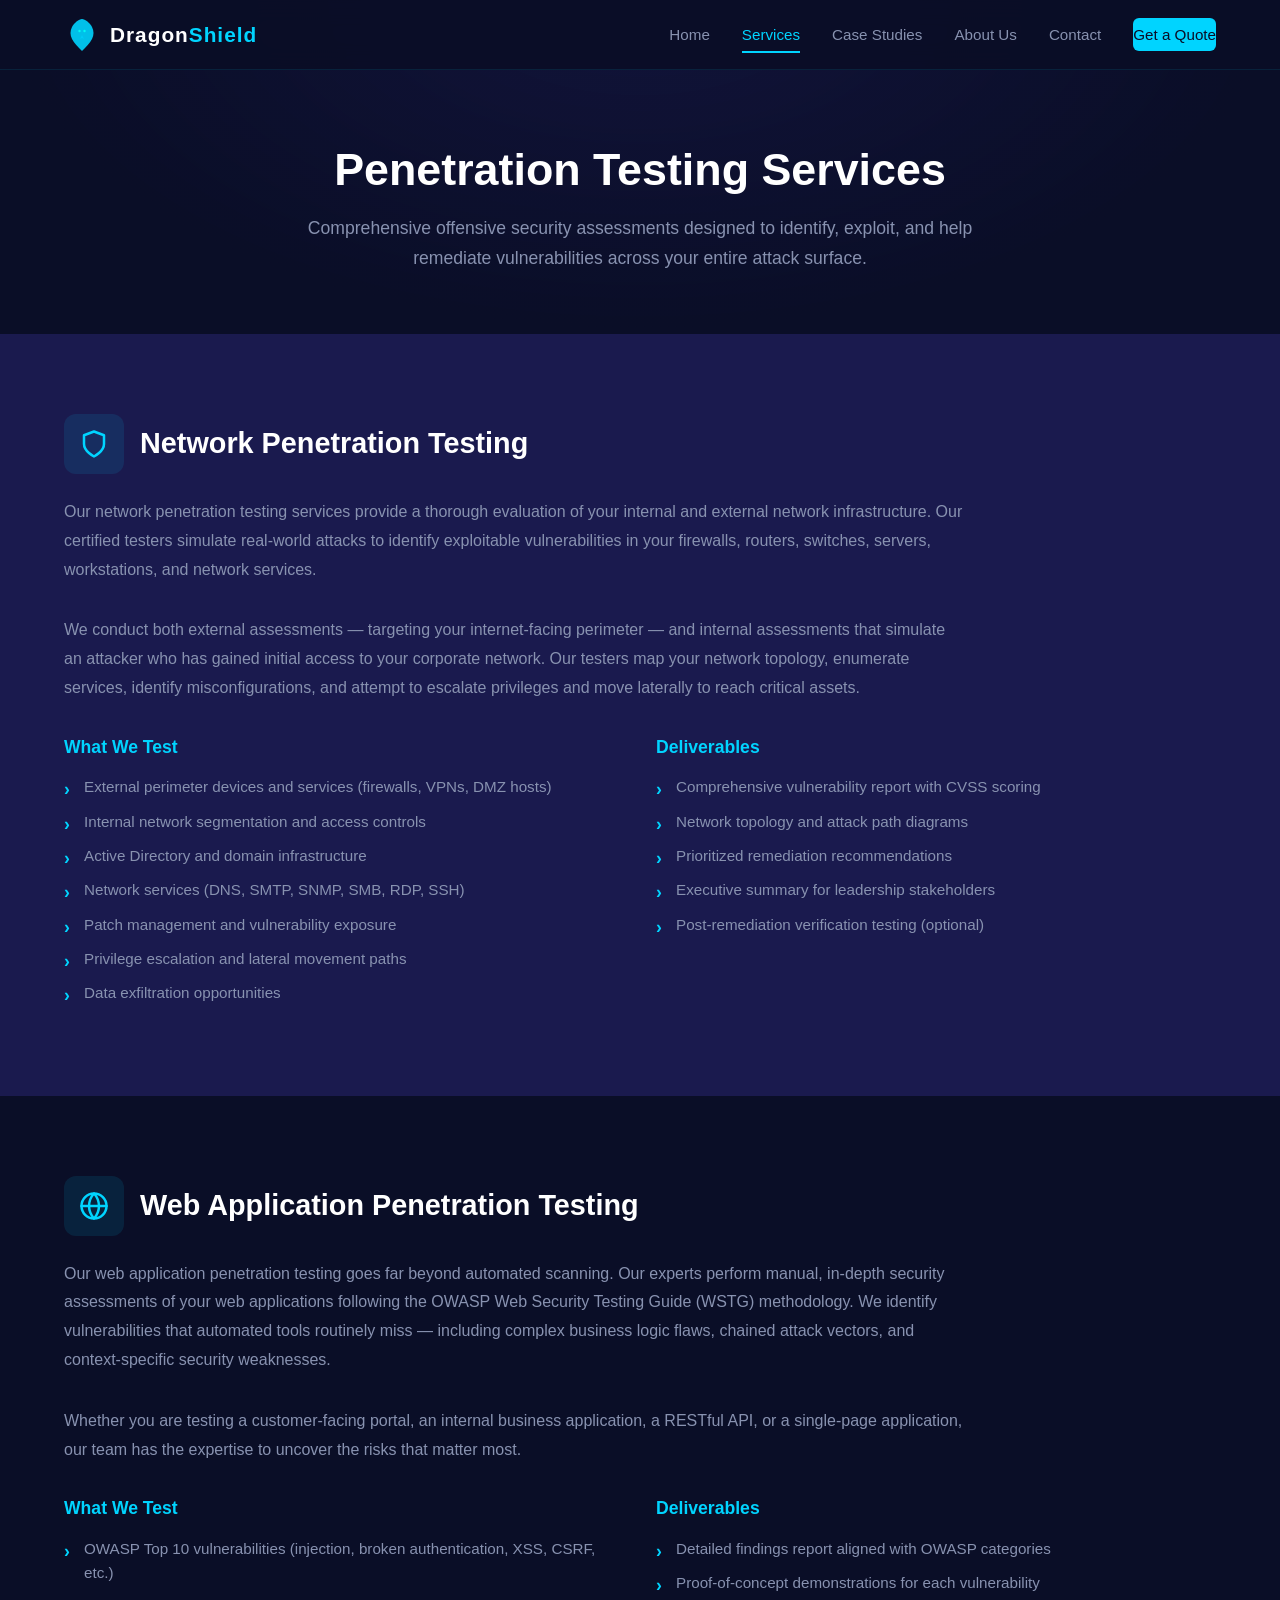
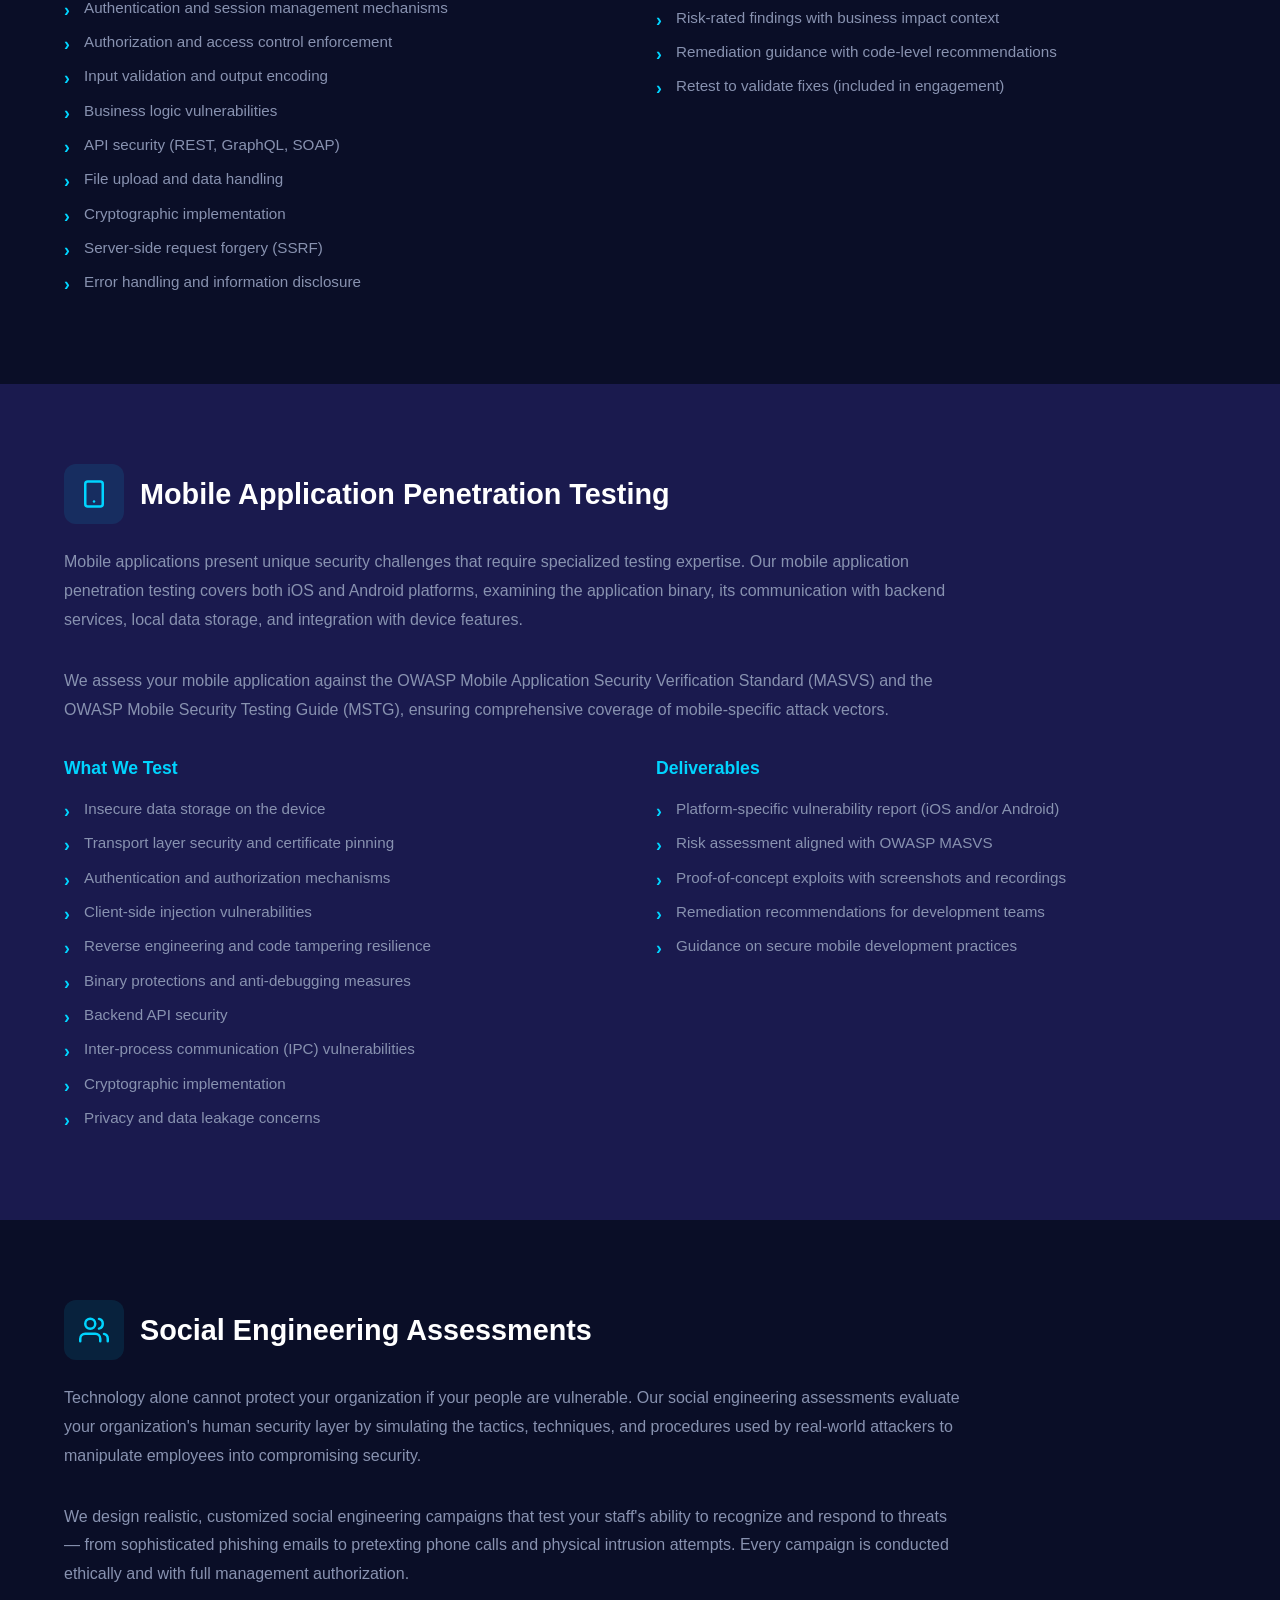
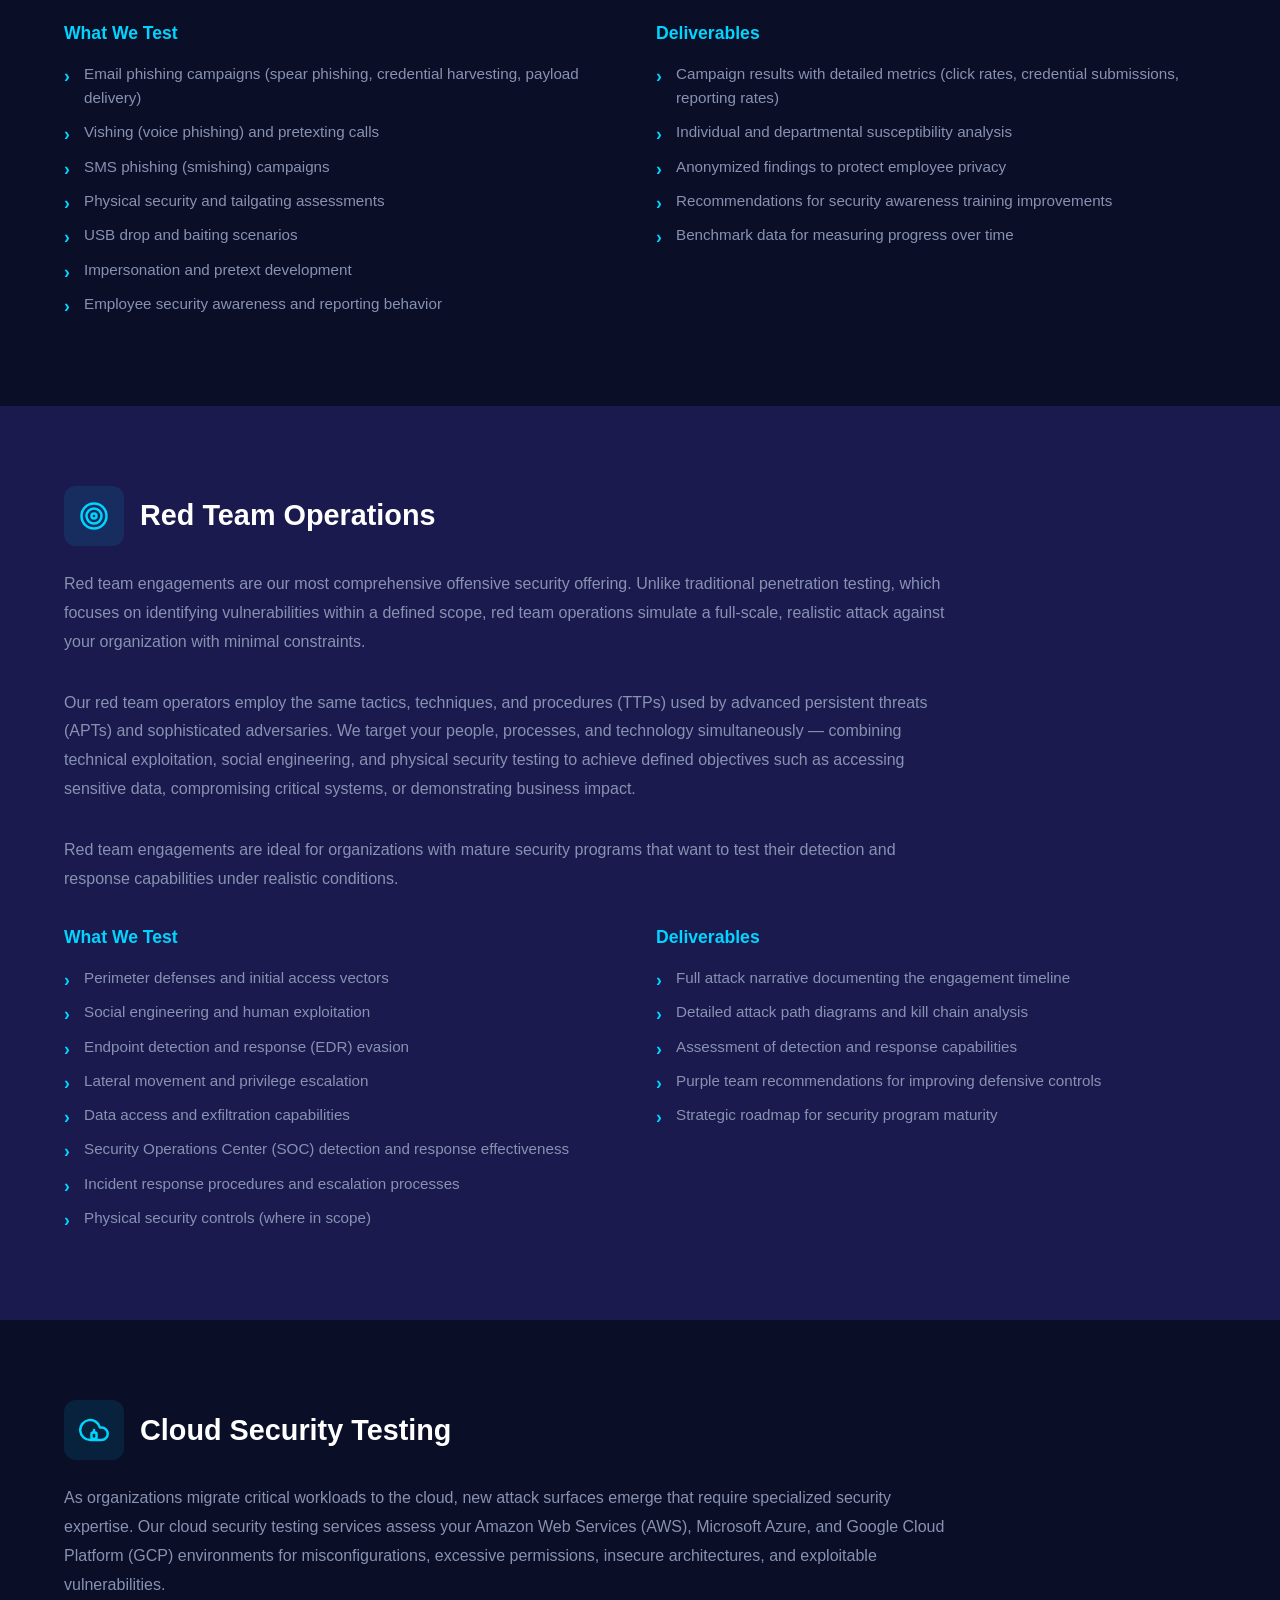
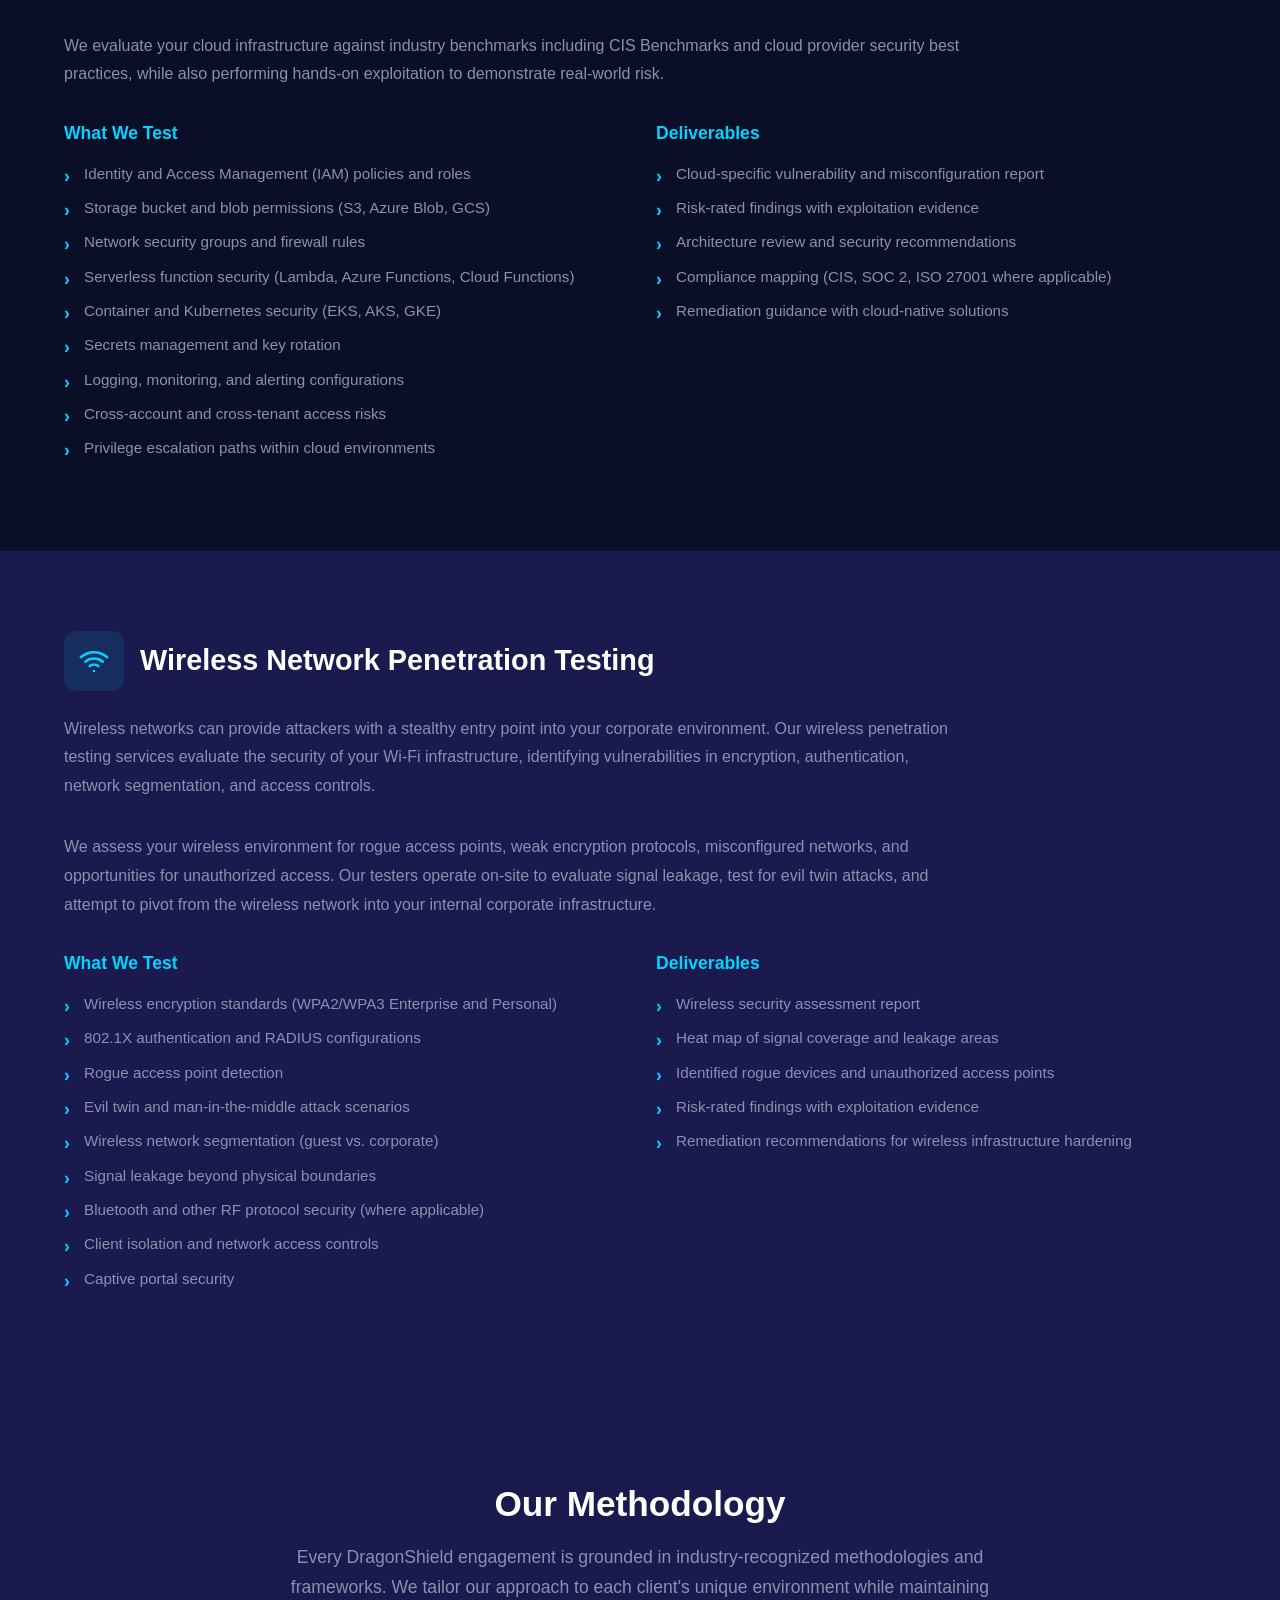
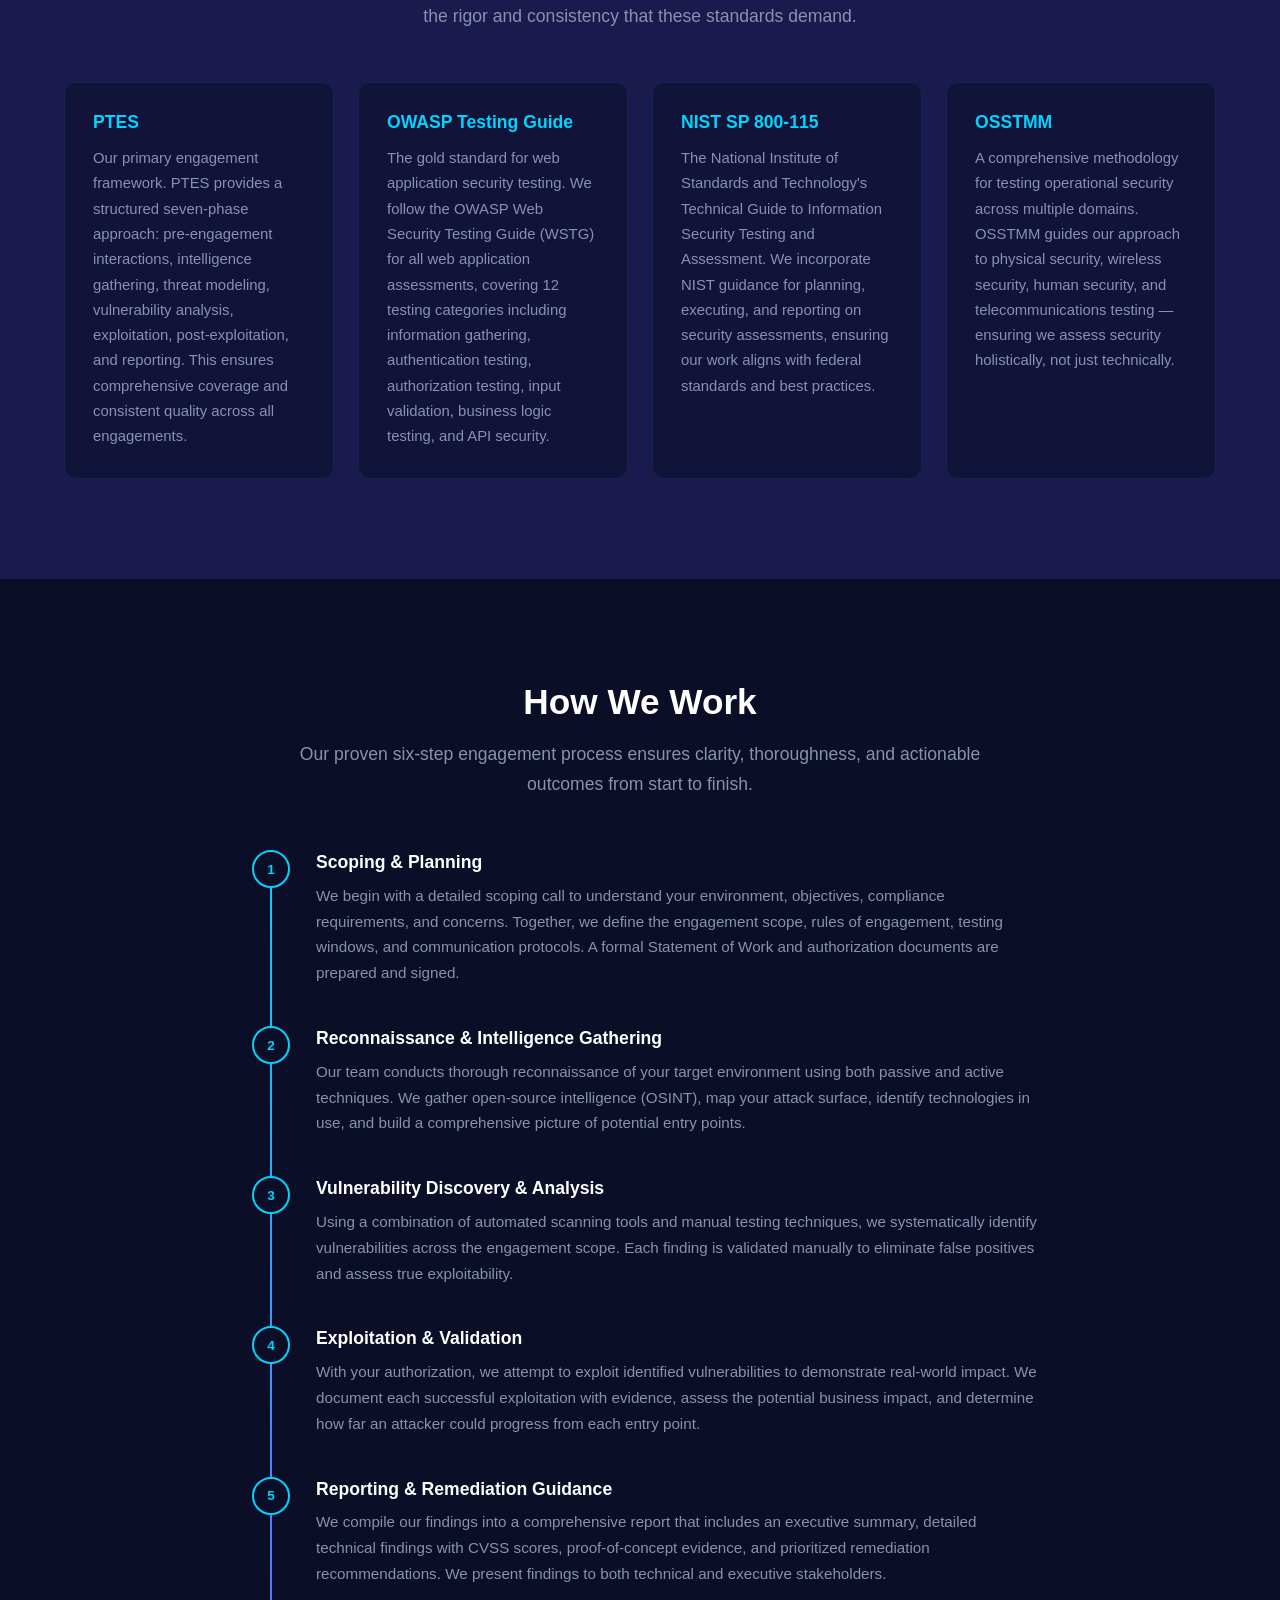
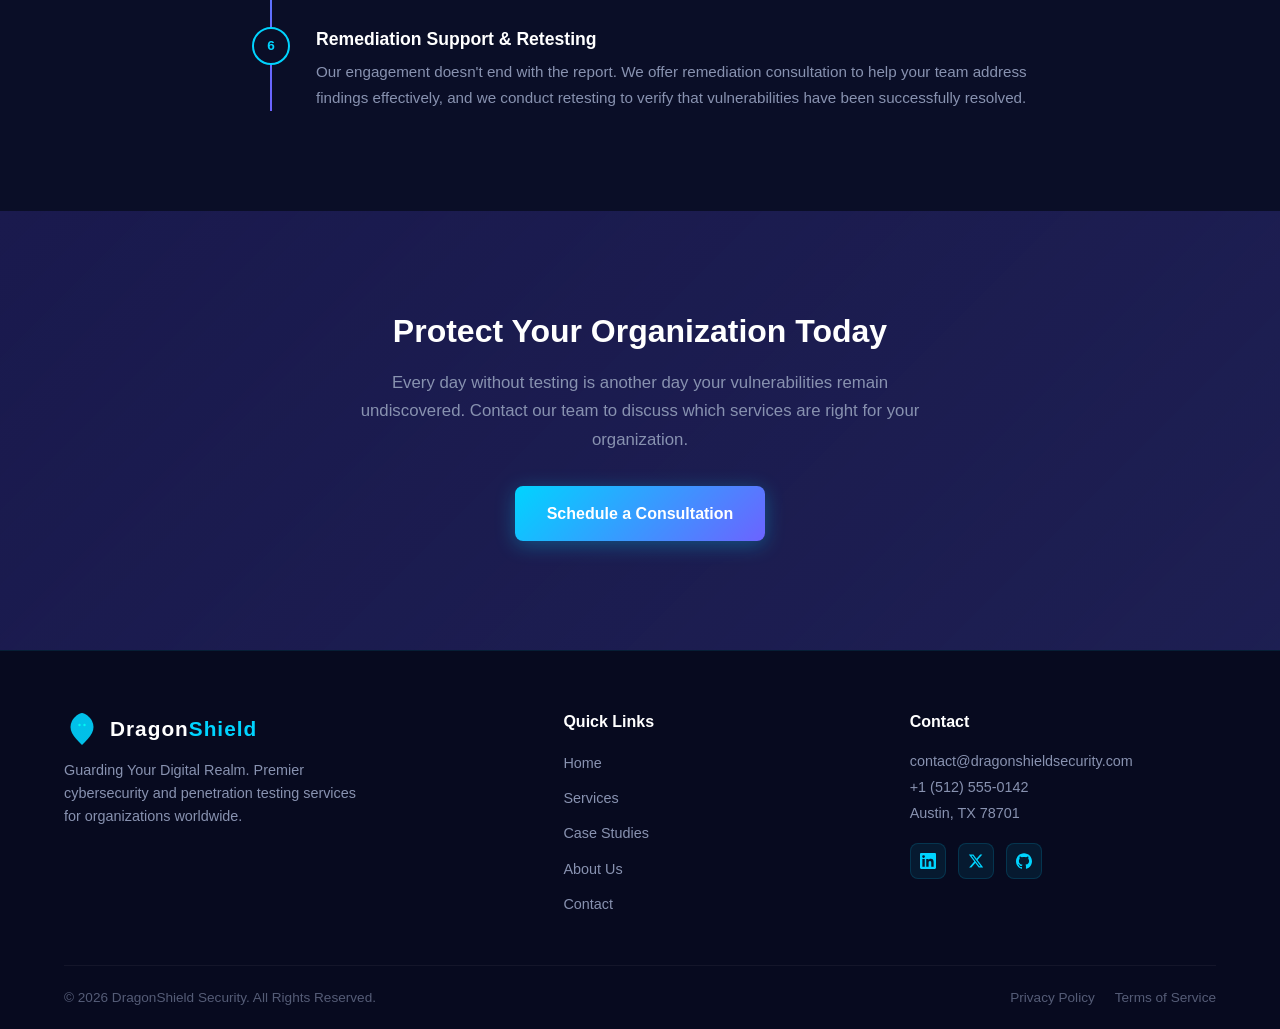
<file: services.html>
<!DOCTYPE html>
<html lang="en">
<head>
  <meta charset="UTF-8">
  <meta name="viewport" content="width=device-width, initial-scale=1.0">
    <meta http-equiv="Content-Security-Policy" content="default-src 'self'; script-src 'self'; style-src 'self' 'unsafe-inline' https://fonts.googleapis.com https://fonts.google.com; font-src 'self' https://fonts.gstatic.com; img-src 'self' data:; connect-src 'self'; frame-ancestors 'none'; base-uri 'self'; form-action 'self';">
    <meta http-equiv="X-Content-Type-Options" content="nosniff">
    <meta http-equiv="X-Frame-Options" content="DENY">
    <meta name="referrer" content="strict-origin-when-cross-origin">
    <meta http-equiv="Permissions-Policy" content="camera=(), microphone=(), geolocation=()">
  <title>Services — DragonShield Security</title>
    <meta name="description" content="Explore DragonShield Security services including penetration testing, vulnerability assessment, and security consulting.">
  <link rel="preconnect" href="https://fonts.googleapis.com">
  <link
rel="preconnect"
href="https://fonts.gstatic.com"
crossorigin
>
  <link href="https://fonts.googleapis.com/css2?family=Orbitron:wght@400;500;700;900&family=Inter:wght@400;500;600;700&family=Roboto:wght@400;500;700&family=Roboto+Mono:wght@400;500&display=swap" rel="stylesheet">
  <link rel="stylesheet" href="css/styles.css">
</head>
<body>

  <!-- Starry Background -->
  <div class="stars-bg" aria-hidden="true"></div>

  <!-- Navigation -->
  <nav
class="navbar"
role="navigation"
aria-label="Main navigation"
>
    <div class="container">
      <a
href="index.html"
class="nav-brand"
aria-label="DragonShield Security Home"
>
        <svg
viewBox="0 0 36 36"
fill="none"
xmlns="http://www.w3.org/2000/svg"
aria-hidden="true"
>
          <path
d="M18 2C15 2 10 6 8 10C6 14 6 18 8 22C10 26 14 30 18 34C22 30 26 26 28 22C30 18 30 14 28 10C26 6 21 2 18 2Z"
fill="url(#dragon-grad-s)"
opacity="0.9"
/>
          <circle
cx="15.5"
cy="14"
r="1.2"
fill="#00fff5"
opacity="0.9"
/>
          <circle
cx="20.5"
cy="14"
r="1.2"
fill="#00fff5"
opacity="0.9"
/>
          <path
d="M18 18L16 22L18 21L20 22L18 18Z"
fill="#00d4ff"
opacity="0.6"
/>
          <defs>
            <linearGradient
id="dragon-grad-s"
x1="8"
y1="2"
x2="28"
y2="34"
>
              <stop offset="0%" stop-color="#00d4ff"/>
              <stop offset="100%" stop-color="#6c63ff"/>
            </linearGradient>
          </defs>
        </svg>
        <span class="nav-brand-text">Dragon<span>Shield</span></span>
      </a>
      <div class="nav-links">
        <a href="index.html">Home</a>
        <a href="services.html" class="active">Services</a>
        <a href="case-studies.html">Case Studies</a>
        <a href="about.html">About Us</a>
        <a href="contact.html">Contact</a>
        <a href="contact.html" class="nav-cta">Get a Quote</a>
      </div>
      <button
class="hamburger"
aria-label="Toggle navigation menu"
aria-expanded="false"
>
        <span></span>
        <span></span>
        <span></span>
      </button>
    </div>
  </nav>

  <!-- Mobile Menu -->
  <div class="mobile-overlay" aria-hidden="true"></div>
  <div
class="mobile-menu"
role="navigation"
aria-label="Mobile navigation"
>
    <a href="index.html">Home</a>
    <a href="services.html" class="active">Services</a>
    <a href="case-studies.html">Case Studies</a>
    <a href="about.html">About Us</a>
    <a href="contact.html">Contact</a>
    <a
href="contact.html"
class="nav-cta"
style="text-align:center;margin-top:12px;"
>Get a Quote</a>
  </div>

  <main>
    <!-- Page Header -->
    <section class="page-header">
      <div class="container">
        <h1>Penetration Testing Services</h1>
        <p>Comprehensive offensive security assessments designed to identify, exploit, and help remediate vulnerabilities across your entire attack surface.</p>
      </div>
    </section>

    <!-- Service 1: Network Penetration Testing -->
    <section class="service-detail" id="network-pentesting">
      <div class="container fade-in">
        <div class="service-detail-header">
          <div class="service-icon">
            <svg
viewBox="0 0 24 24"
fill="none"
stroke="currentColor"
stroke-width="2"
stroke-linecap="round"
stroke-linejoin="round"
>
<path d="M12 22s8-4 8-10V5l-8-3-8 3v7c0 6 8 10 8 10z"/>
</svg>
          </div>
          <h2>Network Penetration Testing</h2>
        </div>
        <p class="service-description">Our network penetration testing services provide a thorough evaluation of your internal and external network infrastructure. Our certified testers simulate real-world attacks to identify exploitable vulnerabilities in your firewalls, routers, switches, servers, workstations, and network services.</p>
        <p class="service-description">We conduct both external assessments — targeting your internet-facing perimeter — and internal assessments that simulate an attacker who has gained initial access to your corporate network. Our testers map your network topology, enumerate services, identify misconfigurations, and attempt to escalate privileges and move laterally to reach critical assets.</p>
        <div class="service-columns">
          <div class="service-list-section">
            <h4>What We Test</h4>
            <ul>
              <li>External perimeter devices and services (firewalls, VPNs, DMZ hosts)</li>
              <li>Internal network segmentation and access controls</li>
              <li>Active Directory and domain infrastructure</li>
              <li>Network services (DNS, SMTP, SNMP, SMB, RDP, SSH)</li>
              <li>Patch management and vulnerability exposure</li>
              <li>Privilege escalation and lateral movement paths</li>
              <li>Data exfiltration opportunities</li>
            </ul>
          </div>
          <div class="service-list-section">
            <h4>Deliverables</h4>
            <ul>
              <li>Comprehensive vulnerability report with CVSS scoring</li>
              <li>Network topology and attack path diagrams</li>
              <li>Prioritized remediation recommendations</li>
              <li>Executive summary for leadership stakeholders</li>
              <li>Post-remediation verification testing (optional)</li>
            </ul>
          </div>
        </div>
      </div>
    </section>

    <!-- Service 2: Web Application Penetration Testing -->
    <section class="service-detail" id="web-app-testing">
      <div class="container fade-in">
        <div class="service-detail-header">
          <div class="service-icon">
            <svg
viewBox="0 0 24 24"
fill="none"
stroke="currentColor"
stroke-width="2"
stroke-linecap="round"
stroke-linejoin="round"
>
<circle
cx="12"
cy="12"
r="10"
/>
<line
x1="2"
y1="12"
x2="22"
y2="12"
/>
<path d="M12 2a15.3 15.3 0 0 1 4 10 15.3 15.3 0 0 1-4 10 15.3 15.3 0 0 1-4-10 15.3 15.3 0 0 1 4-10z"/>
</svg>
          </div>
          <h2>Web Application Penetration Testing</h2>
        </div>
        <p class="service-description">Our web application penetration testing goes far beyond automated scanning. Our experts perform manual, in-depth security assessments of your web applications following the OWASP Web Security Testing Guide (WSTG) methodology. We identify vulnerabilities that automated tools routinely miss — including complex business logic flaws, chained attack vectors, and context-specific security weaknesses.</p>
        <p class="service-description">Whether you are testing a customer-facing portal, an internal business application, a RESTful API, or a single-page application, our team has the expertise to uncover the risks that matter most.</p>
        <div class="service-columns">
          <div class="service-list-section">
            <h4>What We Test</h4>
            <ul>
              <li>OWASP Top 10 vulnerabilities (injection, broken authentication, XSS, CSRF, etc.)</li>
              <li>Authentication and session management mechanisms</li>
              <li>Authorization and access control enforcement</li>
              <li>Input validation and output encoding</li>
              <li>Business logic vulnerabilities</li>
              <li>API security (REST, GraphQL, SOAP)</li>
              <li>File upload and data handling</li>
              <li>Cryptographic implementation</li>
              <li>Server-side request forgery (SSRF)</li>
              <li>Error handling and information disclosure</li>
            </ul>
          </div>
          <div class="service-list-section">
            <h4>Deliverables</h4>
            <ul>
              <li>Detailed findings report aligned with OWASP categories</li>
              <li>Proof-of-concept demonstrations for each vulnerability</li>
              <li>Risk-rated findings with business impact context</li>
              <li>Remediation guidance with code-level recommendations</li>
              <li>Retest to validate fixes (included in engagement)</li>
            </ul>
          </div>
        </div>
      </div>
    </section>

    <!-- Service 3: Mobile Application Penetration Testing -->
    <section class="service-detail" id="mobile-app-testing">
      <div class="container fade-in">
        <div class="service-detail-header">
          <div class="service-icon">
            <svg
viewBox="0 0 24 24"
fill="none"
stroke="currentColor"
stroke-width="2"
stroke-linecap="round"
stroke-linejoin="round"
>
<rect
x="5"
y="2"
width="14"
height="20"
rx="2"
ry="2"
/>
<line
x1="12"
y1="18"
x2="12.01"
y2="18"
/>
</svg>
          </div>
          <h2>Mobile Application Penetration Testing</h2>
        </div>
        <p class="service-description">Mobile applications present unique security challenges that require specialized testing expertise. Our mobile application penetration testing covers both iOS and Android platforms, examining the application binary, its communication with backend services, local data storage, and integration with device features.</p>
        <p class="service-description">We assess your mobile application against the OWASP Mobile Application Security Verification Standard (MASVS) and the OWASP Mobile Security Testing Guide (MSTG), ensuring comprehensive coverage of mobile-specific attack vectors.</p>
        <div class="service-columns">
          <div class="service-list-section">
            <h4>What We Test</h4>
            <ul>
              <li>Insecure data storage on the device</li>
              <li>Transport layer security and certificate pinning</li>
              <li>Authentication and authorization mechanisms</li>
              <li>Client-side injection vulnerabilities</li>
              <li>Reverse engineering and code tampering resilience</li>
              <li>Binary protections and anti-debugging measures</li>
              <li>Backend API security</li>
              <li>Inter-process communication (IPC) vulnerabilities</li>
              <li>Cryptographic implementation</li>
              <li>Privacy and data leakage concerns</li>
            </ul>
          </div>
          <div class="service-list-section">
            <h4>Deliverables</h4>
            <ul>
              <li>Platform-specific vulnerability report (iOS and/or Android)</li>
              <li>Risk assessment aligned with OWASP MASVS</li>
              <li>Proof-of-concept exploits with screenshots and recordings</li>
              <li>Remediation recommendations for development teams</li>
              <li>Guidance on secure mobile development practices</li>
            </ul>
          </div>
        </div>
      </div>
    </section>

    <!-- Service 4: Social Engineering Assessments -->
    <section class="service-detail" id="social-engineering">
      <div class="container fade-in">
        <div class="service-detail-header">
          <div class="service-icon">
            <svg
viewBox="0 0 24 24"
fill="none"
stroke="currentColor"
stroke-width="2"
stroke-linecap="round"
stroke-linejoin="round"
>
<path d="M17 21v-2a4 4 0 0 0-4-4H5a4 4 0 0 0-4 4v2"/>
<circle
cx="9"
cy="7"
r="4"
/>
<path d="M23 21v-2a4 4 0 0 0-3-3.87"/>
<path d="M16 3.13a4 4 0 0 1 0 7.75"/>
</svg>
          </div>
          <h2>Social Engineering Assessments</h2>
        </div>
        <p class="service-description">Technology alone cannot protect your organization if your people are vulnerable. Our social engineering assessments evaluate your organization's human security layer by simulating the tactics, techniques, and procedures used by real-world attackers to manipulate employees into compromising security.</p>
        <p class="service-description">We design realistic, customized social engineering campaigns that test your staff's ability to recognize and respond to threats — from sophisticated phishing emails to pretexting phone calls and physical intrusion attempts. Every campaign is conducted ethically and with full management authorization.</p>
        <div class="service-columns">
          <div class="service-list-section">
            <h4>What We Test</h4>
            <ul>
              <li>Email phishing campaigns (spear phishing, credential harvesting, payload delivery)</li>
              <li>Vishing (voice phishing) and pretexting calls</li>
              <li>SMS phishing (smishing) campaigns</li>
              <li>Physical security and tailgating assessments</li>
              <li>USB drop and baiting scenarios</li>
              <li>Impersonation and pretext development</li>
              <li>Employee security awareness and reporting behavior</li>
            </ul>
          </div>
          <div class="service-list-section">
            <h4>Deliverables</h4>
            <ul>
              <li>Campaign results with detailed metrics (click rates, credential submissions, reporting rates)</li>
              <li>Individual and departmental susceptibility analysis</li>
              <li>Anonymized findings to protect employee privacy</li>
              <li>Recommendations for security awareness training improvements</li>
              <li>Benchmark data for measuring progress over time</li>
            </ul>
          </div>
        </div>
      </div>
    </section>

    <!-- Service 5: Red Team Operations -->
    <section class="service-detail" id="red-teaming">
      <div class="container fade-in">
        <div class="service-detail-header">
          <div class="service-icon">
            <svg
viewBox="0 0 24 24"
fill="none"
stroke="currentColor"
stroke-width="2"
stroke-linecap="round"
stroke-linejoin="round"
>
<circle
cx="12"
cy="12"
r="10"
/>
<circle
cx="12"
cy="12"
r="6"
/>
<circle
cx="12"
cy="12"
r="2"
/>
</svg>
          </div>
          <h2>Red Team Operations</h2>
        </div>
        <p class="service-description">Red team engagements are our most comprehensive offensive security offering. Unlike traditional penetration testing, which focuses on identifying vulnerabilities within a defined scope, red team operations simulate a full-scale, realistic attack against your organization with minimal constraints.</p>
        <p class="service-description">Our red team operators employ the same tactics, techniques, and procedures (TTPs) used by advanced persistent threats (APTs) and sophisticated adversaries. We target your people, processes, and technology simultaneously — combining technical exploitation, social engineering, and physical security testing to achieve defined objectives such as accessing sensitive data, compromising critical systems, or demonstrating business impact.</p>
        <p class="service-description">Red team engagements are ideal for organizations with mature security programs that want to test their detection and response capabilities under realistic conditions.</p>
        <div class="service-columns">
          <div class="service-list-section">
            <h4>What We Test</h4>
            <ul>
              <li>Perimeter defenses and initial access vectors</li>
              <li>Social engineering and human exploitation</li>
              <li>Endpoint detection and response (EDR) evasion</li>
              <li>Lateral movement and privilege escalation</li>
              <li>Data access and exfiltration capabilities</li>
              <li>Security Operations Center (SOC) detection and response effectiveness</li>
              <li>Incident response procedures and escalation processes</li>
              <li>Physical security controls (where in scope)</li>
            </ul>
          </div>
          <div class="service-list-section">
            <h4>Deliverables</h4>
            <ul>
              <li>Full attack narrative documenting the engagement timeline</li>
              <li>Detailed attack path diagrams and kill chain analysis</li>
              <li>Assessment of detection and response capabilities</li>
              <li>Purple team recommendations for improving defensive controls</li>
              <li>Strategic roadmap for security program maturity</li>
            </ul>
          </div>
        </div>
      </div>
    </section>

    <!-- Service 6: Cloud Security Testing -->
    <section class="service-detail" id="cloud-security">
      <div class="container fade-in">
        <div class="service-detail-header">
          <div class="service-icon">
            <svg
viewBox="0 0 24 24"
fill="none"
stroke="currentColor"
stroke-width="2"
stroke-linecap="round"
stroke-linejoin="round"
>
<path d="M18 10h-1.26A8 8 0 1 0 9 20h9a5 5 0 0 0 0-10z"/>
<rect
x="10"
y="14"
width="4"
height="5"
rx="1"
/>
<path d="M12 14v-2"/>
</svg>
          </div>
          <h2>Cloud Security Testing</h2>
        </div>
        <p class="service-description">As organizations migrate critical workloads to the cloud, new attack surfaces emerge that require specialized security expertise. Our cloud security testing services assess your Amazon Web Services (AWS), Microsoft Azure, and Google Cloud Platform (GCP) environments for misconfigurations, excessive permissions, insecure architectures, and exploitable vulnerabilities.</p>
        <p class="service-description">We evaluate your cloud infrastructure against industry benchmarks including CIS Benchmarks and cloud provider security best practices, while also performing hands-on exploitation to demonstrate real-world risk.</p>
        <div class="service-columns">
          <div class="service-list-section">
            <h4>What We Test</h4>
            <ul>
              <li>Identity and Access Management (IAM) policies and roles</li>
              <li>Storage bucket and blob permissions (S3, Azure Blob, GCS)</li>
              <li>Network security groups and firewall rules</li>
              <li>Serverless function security (Lambda, Azure Functions, Cloud Functions)</li>
              <li>Container and Kubernetes security (EKS, AKS, GKE)</li>
              <li>Secrets management and key rotation</li>
              <li>Logging, monitoring, and alerting configurations</li>
              <li>Cross-account and cross-tenant access risks</li>
              <li>Privilege escalation paths within cloud environments</li>
            </ul>
          </div>
          <div class="service-list-section">
            <h4>Deliverables</h4>
            <ul>
              <li>Cloud-specific vulnerability and misconfiguration report</li>
              <li>Risk-rated findings with exploitation evidence</li>
              <li>Architecture review and security recommendations</li>
              <li>Compliance mapping (CIS, SOC 2, ISO 27001 where applicable)</li>
              <li>Remediation guidance with cloud-native solutions</li>
            </ul>
          </div>
        </div>
      </div>
    </section>

    <!-- Service 7: Wireless Network Penetration Testing -->
    <section class="service-detail" id="wireless-testing">
      <div class="container fade-in">
        <div class="service-detail-header">
          <div class="service-icon">
            <svg
viewBox="0 0 24 24"
fill="none"
stroke="currentColor"
stroke-width="2"
stroke-linecap="round"
stroke-linejoin="round"
>
<path d="M5 12.55a11 11 0 0 1 14.08 0"/>
<path d="M1.42 9a16 16 0 0 1 21.16 0"/>
<path d="M8.53 16.11a6 6 0 0 1 6.95 0"/>
<line
x1="12"
y1="20"
x2="12.01"
y2="20"
/>
</svg>
          </div>
          <h2>Wireless Network Penetration Testing</h2>
        </div>
        <p class="service-description">Wireless networks can provide attackers with a stealthy entry point into your corporate environment. Our wireless penetration testing services evaluate the security of your Wi-Fi infrastructure, identifying vulnerabilities in encryption, authentication, network segmentation, and access controls.</p>
        <p class="service-description">We assess your wireless environment for rogue access points, weak encryption protocols, misconfigured networks, and opportunities for unauthorized access. Our testers operate on-site to evaluate signal leakage, test for evil twin attacks, and attempt to pivot from the wireless network into your internal corporate infrastructure.</p>
        <div class="service-columns">
          <div class="service-list-section">
            <h4>What We Test</h4>
            <ul>
              <li>Wireless encryption standards (WPA2/WPA3 Enterprise and Personal)</li>
              <li>802.1X authentication and RADIUS configurations</li>
              <li>Rogue access point detection</li>
              <li>Evil twin and man-in-the-middle attack scenarios</li>
              <li>Wireless network segmentation (guest vs. corporate)</li>
              <li>Signal leakage beyond physical boundaries</li>
              <li>Bluetooth and other RF protocol security (where applicable)</li>
              <li>Client isolation and network access controls</li>
              <li>Captive portal security</li>
            </ul>
          </div>
          <div class="service-list-section">
            <h4>Deliverables</h4>
            <ul>
              <li>Wireless security assessment report</li>
              <li>Heat map of signal coverage and leakage areas</li>
              <li>Identified rogue devices and unauthorized access points</li>
              <li>Risk-rated findings with exploitation evidence</li>
              <li>Remediation recommendations for wireless infrastructure hardening</li>
            </ul>
          </div>
        </div>
      </div>
    </section>

    <!-- Methodology Section -->
    <section class="section-padding" style="background: var(--deep-blue);">
      <div class="container">
        <div class="text-center fade-in">
          <h2 class="section-heading">Our Methodology</h2>
          <p class="section-subtext">Every DragonShield engagement is grounded in industry-recognized methodologies and frameworks. We tailor our approach to each client's unique environment while maintaining the rigor and consistency that these standards demand.</p>
        </div>
        <div class="grid-4 fade-in">
          <div class="methodology-card">
            <h3>PTES</h3>
            <p>Our primary engagement framework. PTES provides a structured seven-phase approach: pre-engagement interactions, intelligence gathering, threat modeling, vulnerability analysis, exploitation, post-exploitation, and reporting. This ensures comprehensive coverage and consistent quality across all engagements.</p>
          </div>
          <div class="methodology-card">
            <h3>OWASP Testing Guide</h3>
            <p>The gold standard for web application security testing. We follow the OWASP Web Security Testing Guide (WSTG) for all web application assessments, covering 12 testing categories including information gathering, authentication testing, authorization testing, input validation, business logic testing, and API security.</p>
          </div>
          <div class="methodology-card">
            <h3>NIST SP 800-115</h3>
            <p>The National Institute of Standards and Technology's Technical Guide to Information Security Testing and Assessment. We incorporate NIST guidance for planning, executing, and reporting on security assessments, ensuring our work aligns with federal standards and best practices.</p>
          </div>
          <div class="methodology-card">
            <h3>OSSTMM</h3>
            <p>A comprehensive methodology for testing operational security across multiple domains. OSSTMM guides our approach to physical security, wireless security, human security, and telecommunications testing — ensuring we assess security holistically, not just technically.</p>
          </div>
        </div>
      </div>
    </section>

    <!-- Engagement Process Section -->
    <section class="section-padding">
      <div class="container">
        <div class="text-center fade-in">
          <h2 class="section-heading">How We Work</h2>
          <p class="section-subtext">Our proven six-step engagement process ensures clarity, thoroughness, and actionable outcomes from start to finish.</p>
        </div>
        <div class="process-timeline fade-in">
          <div class="process-step">
            <div class="process-step-number">1</div>
            <h4>Scoping &amp; Planning</h4>
            <p>We begin with a detailed scoping call to understand your environment, objectives, compliance requirements, and concerns. Together, we define the engagement scope, rules of engagement, testing windows, and communication protocols. A formal Statement of Work and authorization documents are prepared and signed.</p>
          </div>
          <div class="process-step">
            <div class="process-step-number">2</div>
            <h4>Reconnaissance &amp; Intelligence Gathering</h4>
            <p>Our team conducts thorough reconnaissance of your target environment using both passive and active techniques. We gather open-source intelligence (OSINT), map your attack surface, identify technologies in use, and build a comprehensive picture of potential entry points.</p>
          </div>
          <div class="process-step">
            <div class="process-step-number">3</div>
            <h4>Vulnerability Discovery &amp; Analysis</h4>
            <p>Using a combination of automated scanning tools and manual testing techniques, we systematically identify vulnerabilities across the engagement scope. Each finding is validated manually to eliminate false positives and assess true exploitability.</p>
          </div>
          <div class="process-step">
            <div class="process-step-number">4</div>
            <h4>Exploitation &amp; Validation</h4>
            <p>With your authorization, we attempt to exploit identified vulnerabilities to demonstrate real-world impact. We document each successful exploitation with evidence, assess the potential business impact, and determine how far an attacker could progress from each entry point.</p>
          </div>
          <div class="process-step">
            <div class="process-step-number">5</div>
            <h4>Reporting &amp; Remediation Guidance</h4>
            <p>We compile our findings into a comprehensive report that includes an executive summary, detailed technical findings with CVSS scores, proof-of-concept evidence, and prioritized remediation recommendations. We present findings to both technical and executive stakeholders.</p>
          </div>
          <div class="process-step">
            <div class="process-step-number">6</div>
            <h4>Remediation Support &amp; Retesting</h4>
            <p>Our engagement doesn't end with the report. We offer remediation consultation to help your team address findings effectively, and we conduct retesting to verify that vulnerabilities have been successfully resolved.</p>
          </div>
        </div>
      </div>
    </section>

    <!-- CTA Section -->
    <section class="section-padding cta-section">
      <div class="container fade-in">
        <h2>Protect Your Organization Today</h2>
        <p>Every day without testing is another day your vulnerabilities remain undiscovered. Contact our team to discuss which services are right for your organization.</p>
        <a href="contact.html" class="btn btn-primary btn-glow">Schedule a Consultation</a>
      </div>
    </section>
  </main>

  <!-- Footer -->
  <footer class="site-footer">
    <div class="container">
      <div class="footer-grid">
        <div class="footer-brand">
          <a href="index.html" class="nav-brand">
            <svg
viewBox="0 0 36 36"
fill="none"
xmlns="http://www.w3.org/2000/svg"
aria-hidden="true"
>
              <path
d="M18 2C15 2 10 6 8 10C6 14 6 18 8 22C10 26 14 30 18 34C22 30 26 26 28 22C30 18 30 14 28 10C26 6 21 2 18 2Z"
fill="url(#footer-dragon-grad-s)"
opacity="0.9"
/>
              <circle
cx="15.5"
cy="14"
r="1.2"
fill="#00fff5"
opacity="0.9"
/>
              <circle
cx="20.5"
cy="14"
r="1.2"
fill="#00fff5"
opacity="0.9"
/>
              <defs>
                <linearGradient
id="footer-dragon-grad-s"
x1="8"
y1="2"
x2="28"
y2="34"
>
                  <stop offset="0%" stop-color="#00d4ff"/>
                  <stop offset="100%" stop-color="#6c63ff"/>
                </linearGradient>
              </defs>
            </svg>
            <span class="nav-brand-text">Dragon<span>Shield</span></span>
          </a>
          <p>Guarding Your Digital Realm. Premier cybersecurity and penetration testing services for organizations worldwide.</p>
        </div>
        <div class="footer-links">
          <h4>Quick Links</h4>
          <ul>
            <li><a href="index.html">Home</a></li>
            <li><a href="services.html">Services</a></li>
            <li><a href="case-studies.html">Case Studies</a></li>
            <li><a href="about.html">About Us</a></li>
            <li><a href="contact.html">Contact</a></li>
          </ul>
        </div>
        <div class="footer-contact">
          <h4>Contact</h4>
          <p>
            <a href="mailto:contact@dragonshieldsecurity.com">contact@dragonshieldsecurity.com</a><br>
            +1 (512) 555-0142<br>
            Austin, TX 78701
          </p>
          <div class="footer-social">
            <a
href="#"
aria-label="LinkedIn"
target="_blank"
rel="noopener noreferrer"
>
              <svg viewBox="0 0 24 24" fill="currentColor">
<path d="M20.447 20.452h-3.554v-5.569c0-1.328-.027-3.037-1.852-3.037-1.853 0-2.136 1.445-2.136 2.939v5.667H9.351V9h3.414v1.561h.046c.477-.9 1.637-1.85 3.37-1.85 3.601 0 4.267 2.37 4.267 5.455v6.286zM5.337 7.433a2.062 2.062 0 0 1-2.063-2.065 2.064 2.064 0 1 1 2.063 2.065zm1.782 13.019H3.555V9h3.564v11.452zM22.225 0H1.771C.792 0 0 .774 0 1.729v20.542C0 23.227.792 24 1.771 24h20.451C23.2 24 24 23.227 24 22.271V1.729C24 .774 23.2 0 22.222 0h.003z"/>
</svg>
            </a>
            <a
href="#"
aria-label="X (Twitter)"
target="_blank"
rel="noopener noreferrer"
>
              <svg viewBox="0 0 24 24" fill="currentColor">
<path d="M18.244 2.25h3.308l-7.227 8.26 8.502 11.24H16.17l-5.214-6.817L4.99 21.75H1.68l7.73-8.835L1.254 2.25H8.08l4.713 6.231zm-1.161 17.52h1.833L7.084 4.126H5.117z"/>
</svg>
            </a>
            <a
href="#"
aria-label="GitHub"
target="_blank"
rel="noopener noreferrer"
>
              <svg viewBox="0 0 24 24" fill="currentColor">
<path d="M12 .297c-6.63 0-12 5.373-12 12 0 5.303 3.438 9.8 8.205 11.385.6.113.82-.258.82-.577 0-.285-.01-1.04-.015-2.04-3.338.724-4.042-1.61-4.042-1.61C4.422 18.07 3.633 17.7 3.633 17.7c-1.087-.744.084-.729.084-.729 1.205.084 1.838 1.236 1.838 1.236 1.07 1.835 2.809 1.305 3.495.998.108-.776.417-1.305.76-1.605-2.665-.3-5.466-1.332-5.466-5.93 0-1.31.465-2.38 1.235-3.22-.135-.303-.54-1.523.105-3.176 0 0 1.005-.322 3.3 1.23.96-.267 1.98-.399 3-.405 1.02.006 2.04.138 3 .405 2.28-1.552 3.285-1.23 3.285-1.23.645 1.653.24 2.873.12 3.176.765.84 1.23 1.91 1.23 3.22 0 4.61-2.805 5.625-5.475 5.92.42.36.81 1.096.81 2.22 0 1.606-.015 2.896-.015 3.286 0 .315.21.69.825.57C20.565 22.092 24 17.592 24 12.297c0-6.627-5.373-12-12-12"/>
</svg>
            </a>
          </div>
        </div>
      </div>
      <div class="footer-bottom">
        <p>&copy; 2026 DragonShield Security. All Rights Reserved.</p>
        <div class="footer-bottom-links">
          <a href="#">Privacy Policy</a>
          <a href="#">Terms of Service</a>
        </div>
      </div>
    </div>
  </footer>

  <script src="js/main.js"></script>
</body>
</html>
</file>
<file: css/styles.css>
/* ============================================
   DragonShield Security — Main Stylesheet
   ============================================ */

/* --- CSS Custom Properties --- */
:root {
  --dark-navy: #0a0e27;
  --deep-blue: #1a1a4e;
  --electric-blue: #00d4ff;
  --cyan-accent: #00fff5;
  --white: #ffffff;
  --subtle-purple: #6c63ff;
  --muted-gray: #8892b0;
  --dark-card-bg: #111338;
  --border-glow: rgba(0, 212, 255, 0.3);
  --font-heading: 'Orbitron', sans-serif;
  --font-subheading: 'Inter', sans-serif;
  --font-body: 'Inter', sans-serif;
  --font-nav: 'Roboto', sans-serif;
  --font-mono: 'Roboto Mono', monospace;
  --nav-height: 70px;
}

/* --- Reset & Base --- */
*, *::before, *::after {
  margin: 0;
  padding: 0;
  box-sizing: border-box;
}

html {
  scroll-behavior: smooth;
  font-size: 16px;
}

body {
  font-family: var(--font-body);
  background-color: var(--dark-navy);
  color: var(--muted-gray);
  line-height: 1.7;
  overflow-x: hidden;
}

h1, h2, h3 {
  font-family: var(--font-heading);
  color: var(--white);
  line-height: 1.3;
}

h4, h5, h6 {
  font-family: var(--font-subheading);
  color: var(--white);
  line-height: 1.4;
}

a {
  color: var(--electric-blue);
  text-decoration: none;
  transition: color 0.3s ease;
}

a:hover {
  color: var(--cyan-accent);
}

img {
  max-width: 100%;
  height: auto;
}

ul {
  list-style: none;
}

/* --- Utility Classes --- */
.container {
  max-width: 1200px;
  margin: 0 auto;
  padding: 0 24px;
}

.section-padding {
  padding: 100px 0;
}

.text-center {
  text-align: center;
}

.section-heading {
  font-size: 2.2rem;
  margin-bottom: 16px;
  color: var(--white);
}

.section-subtext {
  font-size: 1.1rem;
  color: var(--muted-gray);
  max-width: 700px;
  margin: 0 auto 50px;
}

/* --- Starry Background (CSS-based) --- */
.stars-bg {
  position: fixed;
  top: 0;
  left: 0;
  width: 100%;
  height: 100%;
  pointer-events: none;
  z-index: 0;
  overflow: hidden;
}

.star {
  position: absolute;
  background: var(--white);
  border-radius: 50%;
  animation: twinkle var(--duration, 3s) ease-in-out infinite alternate;
  opacity: 0;
}

@keyframes twinkle {
  0% { opacity: 0.1; transform: scale(0.8); }
  50% { opacity: 0.8; }
  100% { opacity: 0.2; transform: scale(1.2); }
}

@keyframes float-up {
  0% { transform: translateY(0) translateX(0); opacity: 0.6; }
  50% { opacity: 1; }
  100% { transform: translateY(-100vh) translateX(20px); opacity: 0; }
}

/* --- Canvas for portal/stars --- */
#portal-canvas {
  position: absolute;
  top: 0;
  left: 0;
  width: 100%;
  height: 100%;
  z-index: 1;
  pointer-events: none;
}

/* ============================================
   NAVIGATION
   ============================================ */
.navbar {
  position: fixed;
  top: 0;
  left: 0;
  width: 100%;
  height: var(--nav-height);
  background: rgba(10, 14, 39, 0.92);
  backdrop-filter: blur(12px);
  -webkit-backdrop-filter: blur(12px);
  z-index: 1000;
  display: flex;
  align-items: center;
  border-bottom: 1px solid rgba(0, 212, 255, 0.1);
  transition: background 0.3s ease;
}

.navbar .container {
  display: flex;
  align-items: center;
  justify-content: space-between;
  width: 100%;
}

.nav-brand {
  display: flex;
  align-items: center;
  gap: 10px;
  text-decoration: none;
}

.nav-brand svg {
  width: 36px;
  height: 36px;
}

.nav-brand-text {
  font-family: var(--font-heading);
  font-size: 1.3rem;
  font-weight: 700;
  color: var(--white);
  letter-spacing: 1px;
}

.nav-brand-text span {
  color: var(--electric-blue);
}

.nav-links {
  display: flex;
  align-items: center;
  gap: 32px;
}

.nav-links a {
  font-family: var(--font-nav);
  font-size: 0.95rem;
  font-weight: 500;
  color: var(--muted-gray);
  text-decoration: none;
  position: relative;
  padding: 4px 0;
  transition: color 0.3s ease;
}

.nav-links a::after {
  content: '';
  position: absolute;
  bottom: -2px;
  left: 0;
  width: 0;
  height: 2px;
  background: var(--electric-blue);
  transition: width 0.3s ease;
}

.nav-links a:hover,
.nav-links a.active {
  color: var(--electric-blue);
}

.nav-links a:hover::after,
.nav-links a.active::after {
  width: 100%;
}

.nav-cta {
  font-family: var(--font-nav);
  font-size: 0.9rem;
  font-weight: 600;
  padding: 8px 20px;
  background: var(--electric-blue);
  color: var(--dark-navy) !important;
  border-radius: 6px;
  transition: background 0.3s ease, box-shadow 0.3s ease;
}

.nav-cta::after {
  display: none !important;
}

.nav-cta:hover {
  background: var(--cyan-accent);
  color: var(--dark-navy) !important;
  box-shadow: 0 0 20px rgba(0, 212, 255, 0.4);
}

/* Hamburger */
.hamburger {
  display: none;
  flex-direction: column;
  gap: 5px;
  cursor: pointer;
  background: none;
  border: none;
  padding: 4px;
  z-index: 1001;
}

.hamburger span {
  display: block;
  width: 26px;
  height: 2px;
  background: var(--white);
  transition: all 0.3s ease;
  border-radius: 2px;
}

.hamburger.active span:nth-child(1) {
  transform: rotate(45deg) translate(5px, 5px);
}

.hamburger.active span:nth-child(2) {
  opacity: 0;
}

.hamburger.active span:nth-child(3) {
  transform: rotate(-45deg) translate(5px, -5px);
}

/* Mobile menu */
.mobile-menu {
  display: none;
  position: fixed;
  top: 0;
  right: -100%;
  width: 280px;
  height: 100vh;
  background: rgba(10, 14, 39, 0.98);
  backdrop-filter: blur(20px);
  z-index: 999;
  flex-direction: column;
  padding: 100px 32px 40px;
  gap: 24px;
  transition: right 0.4s ease;
  border-left: 1px solid rgba(0, 212, 255, 0.15);
}

.mobile-menu.open {
  right: 0;
}

.mobile-menu a {
  font-family: var(--font-nav);
  font-size: 1.1rem;
  font-weight: 500;
  color: var(--muted-gray);
  text-decoration: none;
  padding: 12px 0;
  border-bottom: 1px solid rgba(255, 255, 255, 0.05);
  transition: color 0.3s ease, padding-left 0.3s ease;
}

.mobile-menu a:hover,
.mobile-menu a.active {
  color: var(--electric-blue);
  padding-left: 8px;
}

.mobile-overlay {
  display: none;
  position: fixed;
  top: 0;
  left: 0;
  width: 100%;
  height: 100%;
  background: rgba(0, 0, 0, 0.5);
  z-index: 998;
  opacity: 0;
  transition: opacity 0.3s ease;
}

.mobile-overlay.active {
  opacity: 1;
}

/* ============================================
   HERO SECTION
   ============================================ */
.hero {
  position: relative;
  min-height: 100vh;
  display: flex;
  align-items: center;
  justify-content: center;
  padding-top: var(--nav-height);
  overflow: hidden;
  background: radial-gradient(ellipse at center, rgba(26, 26, 78, 0.6) 0%, var(--dark-navy) 70%);
}

.hero-content {
  position: relative;
  z-index: 10;
  text-align: center;
  max-width: 850px;
  padding: 40px 24px;
}

.hero h1 {
  font-size: 3.2rem;
  font-weight: 900;
  margin-bottom: 16px;
  background: linear-gradient(135deg, var(--white) 0%, var(--electric-blue) 50%, var(--cyan-accent) 100%);
  -webkit-background-clip: text;
  -webkit-text-fill-color: transparent;
  background-clip: text;
}

.hero h2 {
  font-family: var(--font-subheading);
  font-size: 1.4rem;
  font-weight: 400;
  color: var(--muted-gray);
  margin-bottom: 24px;
}

.hero p {
  font-size: 1.05rem;
  color: var(--muted-gray);
  margin-bottom: 36px;
  line-height: 1.8;
}

.hero-buttons {
  display: flex;
  gap: 16px;
  justify-content: center;
  flex-wrap: wrap;
}

/* Dragon SVG in hero */
.hero-dragon {
  position: absolute;
  right: -5%;
  top: 50%;
  transform: translateY(-50%);
  width: 500px;
  height: 500px;
  opacity: 0.15;
  z-index: 2;
  animation: dragon-glow 4s ease-in-out infinite alternate;
}

@keyframes dragon-glow {
  0% { opacity: 0.1; filter: drop-shadow(0 0 10px rgba(0, 212, 255, 0.2)); }
  100% { opacity: 0.2; filter: drop-shadow(0 0 30px rgba(0, 212, 255, 0.5)); }
}

/* Portal animation */
.portal-ring {
  position: absolute;
  top: 50%;
  left: 50%;
  transform: translate(-50%, -50%);
  width: 600px;
  height: 600px;
  z-index: 1;
  pointer-events: none;
}

.portal-ring-inner {
  position: absolute;
  top: 50%;
  left: 50%;
  border-radius: 50%;
  border: 2px solid transparent;
}

.portal-ring-1 {
  width: 400px;
  height: 400px;
  margin-top: -200px;
  margin-left: -200px;
  border-color: rgba(0, 212, 255, 0.15);
  animation: portal-spin 20s linear infinite;
}

.portal-ring-2 {
  width: 350px;
  height: 350px;
  margin-top: -175px;
  margin-left: -175px;
  border-color: rgba(0, 255, 245, 0.1);
  animation: portal-spin 15s linear infinite reverse;
}

.portal-ring-3 {
  width: 300px;
  height: 300px;
  margin-top: -150px;
  margin-left: -150px;
  border-color: rgba(108, 99, 255, 0.12);
  animation: portal-spin 25s linear infinite;
}

.portal-ring-4 {
  width: 500px;
  height: 500px;
  margin-top: -250px;
  margin-left: -250px;
  border-color: rgba(0, 212, 255, 0.08);
  border-style: dashed;
  animation: portal-spin 30s linear infinite reverse;
}

@keyframes portal-spin {
  from { transform: rotate(0deg); }
  to { transform: rotate(360deg); }
}

.portal-glow {
  position: absolute;
  top: 50%;
  left: 50%;
  transform: translate(-50%, -50%);
  width: 200px;
  height: 200px;
  border-radius: 50%;
  background: radial-gradient(circle, rgba(0, 212, 255, 0.15) 0%, transparent 70%);
  animation: portal-pulse 3s ease-in-out infinite alternate;
  z-index: 1;
}

@keyframes portal-pulse {
  0% { transform: translate(-50%, -50%) scale(1); opacity: 0.5; }
  100% { transform: translate(-50%, -50%) scale(1.3); opacity: 0.8; }
}

/* ============================================
   BUTTONS
   ============================================ */
.btn {
  display: inline-block;
  font-family: var(--font-nav);
  font-weight: 600;
  font-size: 1rem;
  padding: 14px 32px;
  border-radius: 8px;
  cursor: pointer;
  transition: all 0.3s ease;
  text-decoration: none;
  border: none;
  position: relative;
  overflow: hidden;
}

.btn-primary {
  background: linear-gradient(135deg, var(--electric-blue), var(--subtle-purple));
  color: var(--white);
  box-shadow: 0 4px 20px rgba(0, 212, 255, 0.3);
}

.btn-primary:hover {
  transform: translateY(-2px);
  box-shadow: 0 6px 30px rgba(0, 212, 255, 0.5);
  color: var(--white);
}

.btn-outline {
  background: transparent;
  color: var(--electric-blue);
  border: 2px solid var(--electric-blue);
}

.btn-outline:hover {
  background: rgba(0, 212, 255, 0.1);
  box-shadow: 0 0 20px rgba(0, 212, 255, 0.2);
  transform: translateY(-2px);
  color: var(--cyan-accent);
  border-color: var(--cyan-accent);
}

.btn-glow {
  animation: btn-pulse 2s ease-in-out infinite;
}

@keyframes btn-pulse {
  0%, 100% { box-shadow: 0 4px 20px rgba(0, 212, 255, 0.3); }
  50% { box-shadow: 0 4px 30px rgba(0, 212, 255, 0.6); }
}

/* ============================================
   CARDS
   ============================================ */
.card {
  background: var(--dark-card-bg);
  border: 1px solid rgba(0, 212, 255, 0.1);
  border-radius: 12px;
  padding: 32px;
  transition: transform 0.3s ease, border-color 0.3s ease, box-shadow 0.3s ease;
}

.card:hover {
  transform: translateY(-5px);
  border-color: var(--border-glow);
  box-shadow: 0 8px 30px rgba(0, 212, 255, 0.15);
}

.card-icon {
  width: 56px;
  height: 56px;
  margin-bottom: 20px;
  display: flex;
  align-items: center;
  justify-content: center;
  background: rgba(0, 212, 255, 0.1);
  border-radius: 12px;
  color: var(--electric-blue);
}

.card-icon svg {
  width: 28px;
  height: 28px;
}

.card h3 {
  font-size: 1.2rem;
  margin-bottom: 12px;
  font-weight: 600;
}

.card p {
  font-size: 0.95rem;
  color: var(--muted-gray);
  margin-bottom: 16px;
  line-height: 1.7;
}

.card-link {
  font-family: var(--font-nav);
  font-size: 0.9rem;
  font-weight: 600;
  color: var(--electric-blue);
  display: inline-flex;
  align-items: center;
  gap: 6px;
  transition: gap 0.3s ease;
}

.card-link:hover {
  gap: 10px;
  color: var(--cyan-accent);
}

/* Grid layouts */
.grid-4 {
  display: grid;
  grid-template-columns: repeat(4, 1fr);
  gap: 24px;
}

.grid-3 {
  display: grid;
  grid-template-columns: repeat(3, 1fr);
  gap: 24px;
}

.grid-2 {
  display: grid;
  grid-template-columns: repeat(2, 1fr);
  gap: 24px;
}

/* ============================================
   WHY CHOOSE US
   ============================================ */
.why-section {
  background: var(--deep-blue);
}

.why-card {
  text-align: center;
  padding: 40px 24px;
}

.why-card .card-icon {
  margin: 0 auto 20px;
}

.why-card h3 {
  font-family: var(--font-subheading);
  font-size: 1.15rem;
  margin-bottom: 12px;
}

/* ============================================
   TRUST / TESTIMONIALS
   ============================================ */
.trust-metrics {
  display: flex;
  justify-content: center;
  gap: 48px;
  flex-wrap: wrap;
  margin-bottom: 60px;
}

.trust-metric {
  text-align: center;
}

.trust-metric .metric-value {
  font-family: var(--font-heading);
  font-size: 2.5rem;
  font-weight: 700;
  color: var(--electric-blue);
  display: block;
}

.trust-metric .metric-label {
  font-size: 0.9rem;
  color: var(--muted-gray);
  margin-top: 4px;
}

.testimonials-grid {
  display: grid;
  grid-template-columns: repeat(3, 1fr);
  gap: 24px;
}

.testimonial-card {
  background: var(--dark-card-bg);
  border: 1px solid rgba(0, 212, 255, 0.1);
  border-radius: 12px;
  padding: 32px;
  position: relative;
}

.testimonial-card::before {
  content: '"';
  font-family: Georgia, serif;
  font-size: 4rem;
  color: var(--electric-blue);
  opacity: 0.3;
  position: absolute;
  top: 12px;
  left: 20px;
  line-height: 1;
}

.testimonial-card p {
  font-style: italic;
  font-size: 0.95rem;
  color: var(--muted-gray);
  margin-bottom: 16px;
  line-height: 1.7;
  position: relative;
  z-index: 1;
}

.testimonial-card .attribution {
  font-size: 0.85rem;
  color: var(--electric-blue);
  font-style: normal;
  font-weight: 500;
}

/* ============================================
   CTA SECTION
   ============================================ */
.cta-section {
  background: linear-gradient(135deg, var(--deep-blue) 0%, rgba(108, 99, 255, 0.2) 100%);
  text-align: center;
  position: relative;
  overflow: hidden;
}

.cta-section h2 {
  font-size: 2rem;
  margin-bottom: 16px;
}

.cta-section p {
  font-size: 1.05rem;
  color: var(--muted-gray);
  max-width: 600px;
  margin: 0 auto 32px;
}

/* ============================================
   PAGE HEADER (inner pages)
   ============================================ */
.page-header {
  padding: 140px 0 60px;
  text-align: center;
  position: relative;
  background: radial-gradient(ellipse at top center, rgba(26, 26, 78, 0.5) 0%, var(--dark-navy) 70%);
}

.page-header h1 {
  font-size: 2.8rem;
  font-weight: 900;
  margin-bottom: 16px;
  color: var(--white);
}

.page-header p {
  font-size: 1.1rem;
  color: var(--muted-gray);
  max-width: 700px;
  margin: 0 auto;
  line-height: 1.7;
}

/* ============================================
   SERVICES PAGE
   ============================================ */
.service-detail {
  padding: 80px 0;
  position: relative;
}

.service-detail:nth-child(even) {
  background: var(--deep-blue);
}

.service-detail-header {
  display: flex;
  align-items: center;
  gap: 16px;
  margin-bottom: 24px;
}

.service-detail-header .service-icon {
  width: 60px;
  height: 60px;
  display: flex;
  align-items: center;
  justify-content: center;
  background: rgba(0, 212, 255, 0.1);
  border-radius: 12px;
  flex-shrink: 0;
}

.service-detail-header .service-icon svg {
  width: 30px;
  height: 30px;
  color: var(--electric-blue);
}

.service-detail-header h2 {
  font-size: 1.8rem;
  font-weight: 700;
}

.service-description {
  font-size: 1rem;
  color: var(--muted-gray);
  line-height: 1.8;
  margin-bottom: 32px;
  max-width: 900px;
}

.service-columns {
  display: grid;
  grid-template-columns: 1fr 1fr;
  gap: 32px;
}

.service-list-section h4 {
  font-size: 1.1rem;
  font-weight: 600;
  margin-bottom: 16px;
  color: var(--electric-blue);
}

.service-list-section ul {
  list-style: none;
}

.service-list-section ul li {
  position: relative;
  padding-left: 20px;
  margin-bottom: 10px;
  font-size: 0.95rem;
  color: var(--muted-gray);
  line-height: 1.6;
}

.service-list-section ul li::before {
  content: '›';
  position: absolute;
  left: 0;
  color: var(--electric-blue);
  font-weight: 700;
  font-size: 1.1rem;
}

/* Methodology cards */
.methodology-card {
  background: var(--dark-card-bg);
  border: 1px solid rgba(0, 212, 255, 0.1);
  border-radius: 12px;
  padding: 28px;
}

.methodology-card h3 {
  font-family: var(--font-subheading);
  font-size: 1.1rem;
  margin-bottom: 12px;
  color: var(--electric-blue);
}

.methodology-card p {
  font-size: 0.93rem;
  color: var(--muted-gray);
  line-height: 1.7;
}

/* Engagement process timeline */
.process-timeline {
  position: relative;
  max-width: 800px;
  margin: 0 auto;
}

.process-timeline::before {
  content: '';
  position: absolute;
  left: 30px;
  top: 0;
  bottom: 0;
  width: 2px;
  background: linear-gradient(to bottom, var(--electric-blue), var(--subtle-purple));
}

.process-step {
  position: relative;
  padding-left: 76px;
  margin-bottom: 40px;
}

.process-step:last-child {
  margin-bottom: 0;
}

.process-step-number {
  position: absolute;
  left: 12px;
  top: 0;
  width: 38px;
  height: 38px;
  background: var(--dark-navy);
  border: 2px solid var(--electric-blue);
  border-radius: 50%;
  display: flex;
  align-items: center;
  justify-content: center;
  font-family: var(--font-heading);
  font-size: 0.85rem;
  font-weight: 700;
  color: var(--electric-blue);
  z-index: 1;
}

.process-step h4 {
  font-size: 1.1rem;
  font-weight: 600;
  margin-bottom: 8px;
  color: var(--white);
}

.process-step p {
  font-size: 0.95rem;
  color: var(--muted-gray);
  line-height: 1.7;
}

/* ============================================
   CASE STUDIES PAGE
   ============================================ */
.case-study {
  background: var(--dark-card-bg);
  border: 1px solid rgba(0, 212, 255, 0.1);
  border-radius: 16px;
  padding: 40px;
  margin-bottom: 40px;
}

.case-study-tags {
  display: flex;
  gap: 12px;
  flex-wrap: wrap;
  margin-bottom: 20px;
}

.case-study-tag {
  font-family: var(--font-nav);
  font-size: 0.8rem;
  font-weight: 600;
  padding: 4px 14px;
  border-radius: 20px;
  background: rgba(0, 212, 255, 0.1);
  color: var(--electric-blue);
  border: 1px solid rgba(0, 212, 255, 0.2);
}

.case-study h3 {
  font-size: 1.5rem;
  margin-bottom: 24px;
  font-weight: 700;
}

.case-study-section {
  margin-bottom: 24px;
}

.case-study-section h4 {
  font-size: 1rem;
  font-weight: 600;
  color: var(--electric-blue);
  margin-bottom: 10px;
}

.case-study-section p {
  font-size: 0.95rem;
  color: var(--muted-gray);
  line-height: 1.7;
}

.case-study-section ul {
  list-style: none;
}

.case-study-section ul li {
  position: relative;
  padding-left: 20px;
  margin-bottom: 8px;
  font-size: 0.93rem;
  color: var(--muted-gray);
  line-height: 1.6;
}

.case-study-section ul li::before {
  content: '›';
  position: absolute;
  left: 0;
  color: var(--electric-blue);
  font-weight: 700;
}

.case-study-metric {
  display: inline-block;
  background: rgba(0, 212, 255, 0.08);
  border: 1px solid rgba(0, 212, 255, 0.2);
  border-radius: 8px;
  padding: 12px 20px;
  margin-top: 8px;
}

.case-study-metric strong {
  color: var(--electric-blue);
  font-family: var(--font-heading);
  font-size: 0.9rem;
}

/* Stats section */
.stats-grid {
  display: grid;
  grid-template-columns: repeat(3, 1fr);
  gap: 24px;
}

.stat-card {
  background: var(--dark-card-bg);
  border: 1px solid rgba(0, 212, 255, 0.1);
  border-radius: 12px;
  padding: 32px;
  text-align: center;
  transition: transform 0.3s ease, border-color 0.3s ease;
}

.stat-card:hover {
  transform: translateY(-3px);
  border-color: var(--border-glow);
}

.stat-value {
  font-family: var(--font-heading);
  font-size: 2.4rem;
  font-weight: 700;
  color: var(--electric-blue);
  display: block;
  margin-bottom: 8px;
}

.stat-label {
  font-size: 0.9rem;
  color: var(--muted-gray);
}

/* ============================================
   ABOUT PAGE
   ============================================ */
.about-story {
  font-size: 1.05rem;
  color: var(--muted-gray);
  line-height: 1.9;
  max-width: 900px;
}

.about-story p {
  margin-bottom: 20px;
}

.mission-vision {
  display: grid;
  grid-template-columns: 1fr 1fr;
  gap: 32px;
  margin-bottom: 40px;
}

.mv-card {
  background: var(--dark-card-bg);
  border: 1px solid rgba(0, 212, 255, 0.1);
  border-radius: 12px;
  padding: 32px;
}

.mv-card h3 {
  font-family: var(--font-subheading);
  font-size: 1.2rem;
  margin-bottom: 12px;
  color: var(--electric-blue);
}

.mv-card p {
  font-size: 0.95rem;
  color: var(--muted-gray);
  line-height: 1.7;
}

/* Values */
.values-grid {
  display: grid;
  grid-template-columns: repeat(3, 1fr);
  gap: 24px;
}

.value-card {
  background: var(--dark-card-bg);
  border: 1px solid rgba(0, 212, 255, 0.1);
  border-radius: 12px;
  padding: 28px;
  transition: transform 0.3s ease, border-color 0.3s ease;
}

.value-card:hover {
  transform: translateY(-3px);
  border-color: var(--border-glow);
}

.value-number {
  font-family: var(--font-heading);
  font-size: 2rem;
  font-weight: 700;
  color: rgba(0, 212, 255, 0.2);
  margin-bottom: 8px;
}

.value-card h4 {
  font-size: 1.05rem;
  font-weight: 600;
  margin-bottom: 10px;
}

.value-card p {
  font-size: 0.93rem;
  color: var(--muted-gray);
  line-height: 1.7;
}

/* Team */
.team-grid {
  display: grid;
  grid-template-columns: repeat(3, 1fr);
  gap: 24px;
}

.team-card {
  background: var(--dark-card-bg);
  border: 1px solid rgba(0, 212, 255, 0.1);
  border-radius: 12px;
  padding: 32px;
  text-align: center;
  transition: transform 0.3s ease, border-color 0.3s ease;
}

.team-card:hover {
  transform: translateY(-5px);
  border-color: var(--border-glow);
}

.team-avatar {
  width: 80px;
  height: 80px;
  border-radius: 50%;
  background: linear-gradient(135deg, var(--electric-blue), var(--subtle-purple));
  display: flex;
  align-items: center;
  justify-content: center;
  margin: 0 auto 16px;
  font-family: var(--font-heading);
  font-size: 1.4rem;
  font-weight: 700;
  color: var(--white);
}

.team-card h4 {
  font-size: 1.1rem;
  font-weight: 600;
  margin-bottom: 4px;
}

.team-card .team-role {
  font-size: 0.85rem;
  color: var(--electric-blue);
  font-weight: 500;
  margin-bottom: 12px;
}

.team-card .team-bio {
  font-size: 0.9rem;
  color: var(--muted-gray);
  line-height: 1.6;
  text-align: left;
}

/* Certifications */
.certs-grid {
  display: flex;
  flex-wrap: wrap;
  gap: 12px;
  justify-content: center;
}

.cert-badge {
  background: var(--dark-card-bg);
  border: 1px solid rgba(0, 212, 255, 0.15);
  border-radius: 8px;
  padding: 10px 18px;
  font-family: var(--font-mono);
  font-size: 0.85rem;
  color: var(--electric-blue);
  transition: border-color 0.3s ease, background 0.3s ease;
}

.cert-badge:hover {
  border-color: var(--electric-blue);
  background: rgba(0, 212, 255, 0.08);
}

.partnerships-list {
  display: flex;
  flex-wrap: wrap;
  gap: 16px;
  justify-content: center;
  margin-top: 24px;
}

.partnership-item {
  background: rgba(108, 99, 255, 0.1);
  border: 1px solid rgba(108, 99, 255, 0.2);
  border-radius: 8px;
  padding: 10px 20px;
  font-size: 0.9rem;
  color: var(--subtle-purple);
}

/* Timeline */
.timeline {
  position: relative;
  max-width: 800px;
  margin: 0 auto;
}

.timeline::before {
  content: '';
  position: absolute;
  left: 30px;
  top: 0;
  bottom: 0;
  width: 2px;
  background: linear-gradient(to bottom, var(--electric-blue), var(--subtle-purple), var(--electric-blue));
}

.timeline-item {
  position: relative;
  padding-left: 76px;
  margin-bottom: 40px;
}

.timeline-item:last-child {
  margin-bottom: 0;
}

.timeline-dot {
  position: absolute;
  left: 22px;
  top: 4px;
  width: 18px;
  height: 18px;
  background: var(--electric-blue);
  border-radius: 50%;
  border: 3px solid var(--dark-navy);
  z-index: 1;
  box-shadow: 0 0 10px rgba(0, 212, 255, 0.4);
}

.timeline-year {
  font-family: var(--font-heading);
  font-size: 1rem;
  font-weight: 700;
  color: var(--electric-blue);
  margin-bottom: 4px;
}

.timeline-item h4 {
  font-size: 1.05rem;
  font-weight: 600;
  margin-bottom: 6px;
}

.timeline-item p {
  font-size: 0.93rem;
  color: var(--muted-gray);
  line-height: 1.6;
}

/* ============================================
   CONTACT PAGE
   ============================================ */
.contact-grid {
  display: grid;
  grid-template-columns: 1.2fr 0.8fr;
  gap: 48px;
}

.contact-form {
  background: var(--dark-card-bg);
  border: 1px solid rgba(0, 212, 255, 0.1);
  border-radius: 16px;
  padding: 40px;
}

.form-group {
  margin-bottom: 20px;
}

.form-group label {
  display: block;
  font-family: var(--font-nav);
  font-size: 0.9rem;
  font-weight: 500;
  color: var(--white);
  margin-bottom: 6px;
}

.form-group label .required {
  color: var(--electric-blue);
  margin-left: 2px;
}

.form-group input,
.form-group select,
.form-group textarea {
  width: 100%;
  padding: 12px 16px;
  background: rgba(10, 14, 39, 0.8);
  border: 1px solid rgba(0, 212, 255, 0.15);
  border-radius: 8px;
  color: var(--white);
  font-family: var(--font-body);
  font-size: 0.95rem;
  transition: border-color 0.3s ease, box-shadow 0.3s ease;
  outline: none;
}

.form-group input::placeholder,
.form-group textarea::placeholder {
  color: rgba(136, 146, 176, 0.5);
}

.form-group input:focus,
.form-group select:focus,
.form-group textarea:focus {
  border-color: var(--electric-blue);
  box-shadow: 0 0 12px rgba(0, 212, 255, 0.15);
}

.form-group input.error,
.form-group select.error,
.form-group textarea.error {
  border-color: #ff4757;
}

.form-group .error-message {
  font-size: 0.8rem;
  color: #ff4757;
  margin-top: 4px;
  display: none;
}

.form-group textarea {
  min-height: 120px;
  resize: vertical;
}

.form-group select {
  appearance: none;
  -webkit-appearance: none;
  background-image: url("data:image/svg+xml,%3Csvg xmlns='http://www.w3.org/2000/svg' width='12' height='12' viewBox='0 0 12 12'%3E%3Cpath fill='%2300d4ff' d='M6 8L1 3h10z'/%3E%3C/svg%3E");
  background-repeat: no-repeat;
  background-position: right 16px center;
  padding-right: 40px;
  cursor: pointer;
}

.form-group select option {
  background: var(--dark-navy);
  color: var(--white);
}

.form-row {
  display: grid;
  grid-template-columns: 1fr 1fr;
  gap: 20px;
}

.btn-submit {
  width: 100%;
  padding: 14px;
  font-size: 1rem;
  font-weight: 700;
  cursor: pointer;
}

/* Contact info sidebar */
.contact-info {
  display: flex;
  flex-direction: column;
  gap: 28px;
}

.contact-info-card {
  background: var(--dark-card-bg);
  border: 1px solid rgba(0, 212, 255, 0.1);
  border-radius: 12px;
  padding: 28px;
}

.contact-info-card h4 {
  font-size: 1rem;
  font-weight: 600;
  margin-bottom: 12px;
  color: var(--electric-blue);
}

.contact-info-card p,
.contact-info-card a {
  font-size: 0.93rem;
  color: var(--muted-gray);
  line-height: 1.7;
}

.contact-info-card a {
  color: var(--electric-blue);
}

.contact-info-card a:hover {
  color: var(--cyan-accent);
}

/* Map placeholder */
.map-area {
  background: var(--dark-card-bg);
  border: 1px solid rgba(0, 212, 255, 0.15);
  border-radius: 12px;
  padding: 40px;
  text-align: center;
  display: flex;
  flex-direction: column;
  align-items: center;
  justify-content: center;
  min-height: 200px;
}

.map-area svg {
  width: 40px;
  height: 40px;
  color: var(--electric-blue);
  margin-bottom: 12px;
}

.map-area p {
  font-size: 0.95rem;
  color: var(--muted-gray);
}

/* FAQ */
.faq-list {
  max-width: 800px;
  margin: 0 auto;
}

.faq-item {
  background: var(--dark-card-bg);
  border: 1px solid rgba(0, 212, 255, 0.1);
  border-radius: 12px;
  margin-bottom: 12px;
  overflow: hidden;
  transition: border-color 0.3s ease;
}

.faq-item:hover {
  border-color: rgba(0, 212, 255, 0.2);
}

.faq-question {
  width: 100%;
  padding: 20px 24px;
  background: none;
  border: none;
  color: var(--white);
  font-family: var(--font-subheading);
  font-size: 1rem;
  font-weight: 600;
  text-align: left;
  cursor: pointer;
  display: flex;
  justify-content: space-between;
  align-items: center;
  gap: 16px;
  transition: color 0.3s ease;
}

.faq-question:hover {
  color: var(--electric-blue);
}

.faq-question .faq-icon {
  flex-shrink: 0;
  width: 24px;
  height: 24px;
  display: flex;
  align-items: center;
  justify-content: center;
  transition: transform 0.3s ease;
  color: var(--electric-blue);
}

.faq-item.open .faq-question .faq-icon {
  transform: rotate(180deg);
}

.faq-answer {
  max-height: 0;
  overflow: hidden;
  transition: max-height 0.4s ease, padding 0.3s ease;
}

.faq-item.open .faq-answer {
  max-height: 500px;
}

.faq-answer-inner {
  padding: 0 24px 20px;
  font-size: 0.95rem;
  color: var(--muted-gray);
  line-height: 1.7;
}

/* Success modal */
.form-success-modal {
  display: none;
  position: fixed;
  top: 0;
  left: 0;
  width: 100%;
  height: 100%;
  background: rgba(0, 0, 0, 0.7);
  z-index: 2000;
  align-items: center;
  justify-content: center;
}

.form-success-modal.active {
  display: flex;
}

.form-success-content {
  background: var(--dark-card-bg);
  border: 1px solid var(--electric-blue);
  border-radius: 16px;
  padding: 48px;
  text-align: center;
  max-width: 480px;
  margin: 0 24px;
  box-shadow: 0 0 40px rgba(0, 212, 255, 0.2);
}

.form-success-content svg {
  width: 64px;
  height: 64px;
  color: var(--electric-blue);
  margin-bottom: 20px;
}

.form-success-content h3 {
  font-family: var(--font-subheading);
  font-size: 1.4rem;
  margin-bottom: 12px;
}

.form-success-content p {
  font-size: 0.95rem;
  color: var(--muted-gray);
  margin-bottom: 24px;
  line-height: 1.7;
}

/* ============================================
   FOOTER
   ============================================ */
.site-footer {
  background: #070a1f;
  border-top: 1px solid rgba(0, 212, 255, 0.1);
  padding: 60px 0 0;
}

.footer-grid {
  display: grid;
  grid-template-columns: 1.5fr 1fr 1fr;
  gap: 40px;
  margin-bottom: 40px;
}

.footer-brand .nav-brand {
  margin-bottom: 12px;
}

.footer-brand p {
  font-size: 0.9rem;
  color: var(--muted-gray);
  line-height: 1.6;
  max-width: 300px;
}

.footer-links h4,
.footer-contact h4 {
  font-family: var(--font-subheading);
  font-size: 1rem;
  font-weight: 600;
  color: var(--white);
  margin-bottom: 16px;
}

.footer-links ul li {
  margin-bottom: 8px;
}

.footer-links ul li a {
  font-size: 0.9rem;
  color: var(--muted-gray);
  transition: color 0.3s ease, padding-left 0.3s ease;
}

.footer-links ul li a:hover {
  color: var(--electric-blue);
  padding-left: 4px;
}

.footer-contact p,
.footer-contact a {
  font-size: 0.9rem;
  color: var(--muted-gray);
  line-height: 1.8;
}

.footer-contact a:hover {
  color: var(--electric-blue);
}

.footer-social {
  display: flex;
  gap: 12px;
  margin-top: 16px;
}

.footer-social a {
  width: 36px;
  height: 36px;
  display: flex;
  align-items: center;
  justify-content: center;
  border-radius: 8px;
  background: rgba(0, 212, 255, 0.08);
  border: 1px solid rgba(0, 212, 255, 0.15);
  color: var(--electric-blue);
  transition: background 0.3s ease, border-color 0.3s ease;
}

.footer-social a:hover {
  background: rgba(0, 212, 255, 0.15);
  border-color: var(--electric-blue);
}

.footer-social a svg {
  width: 16px;
  height: 16px;
}

.footer-bottom {
  border-top: 1px solid rgba(255, 255, 255, 0.05);
  padding: 20px 0;
  display: flex;
  justify-content: space-between;
  align-items: center;
  flex-wrap: wrap;
  gap: 12px;
}

.footer-bottom p {
  font-size: 0.85rem;
  color: rgba(136, 146, 176, 0.6);
}

.footer-bottom-links {
  display: flex;
  gap: 20px;
}

.footer-bottom-links a {
  font-size: 0.85rem;
  color: rgba(136, 146, 176, 0.6);
}

.footer-bottom-links a:hover {
  color: var(--electric-blue);
}

/* ============================================
   SCROLL ANIMATIONS
   ============================================ */
.fade-in {
  opacity: 0;
  transform: translateY(30px);
  transition: opacity 0.6s ease, transform 0.6s ease;
}

.fade-in.visible {
  opacity: 1;
  transform: translateY(0);
}

/* ============================================
   RESPONSIVE DESIGN
   ============================================ */
@media (max-width: 1024px) {
  .grid-4 {
    grid-template-columns: repeat(2, 1fr);
  }

  .stats-grid {
    grid-template-columns: repeat(2, 1fr);
  }

  .team-grid {
    grid-template-columns: repeat(2, 1fr);
  }

  .values-grid {
    grid-template-columns: repeat(2, 1fr);
  }

  .hero h1 {
    font-size: 2.6rem;
  }

  .hero-dragon {
    width: 350px;
    height: 350px;
    opacity: 0.1;
  }
}

@media (max-width: 768px) {
  .nav-links {
    display: none;
  }

  .hamburger {
    display: flex;
  }

  .mobile-menu {
    display: flex;
  }

  .hero h1 {
    font-size: 2rem;
  }

  .hero h2 {
    font-size: 1.1rem;
  }

  .hero-dragon {
    display: none;
  }

  .portal-ring {
    width: 400px;
    height: 400px;
  }

  .portal-ring-1 { width: 280px; height: 280px; margin-top: -140px; margin-left: -140px; }
  .portal-ring-2 { width: 240px; height: 240px; margin-top: -120px; margin-left: -120px; }
  .portal-ring-3 { width: 200px; height: 200px; margin-top: -100px; margin-left: -100px; }
  .portal-ring-4 { width: 340px; height: 340px; margin-top: -170px; margin-left: -170px; }

  .grid-4,
  .grid-3,
  .grid-2 {
    grid-template-columns: 1fr;
  }

  .testimonials-grid {
    grid-template-columns: 1fr;
  }

  .trust-metrics {
    gap: 24px;
  }

  .service-columns {
    grid-template-columns: 1fr;
  }

  .mission-vision {
    grid-template-columns: 1fr;
  }

  .values-grid {
    grid-template-columns: 1fr;
  }

  .team-grid {
    grid-template-columns: 1fr;
  }

  .stats-grid {
    grid-template-columns: 1fr;
  }

  .contact-grid {
    grid-template-columns: 1fr;
  }

  .form-row {
    grid-template-columns: 1fr;
  }

  .footer-grid {
    grid-template-columns: 1fr;
  }

  .footer-bottom {
    flex-direction: column;
    text-align: center;
  }

  .section-heading {
    font-size: 1.8rem;
  }

  .page-header h1 {
    font-size: 2.2rem;
  }

  .section-padding {
    padding: 60px 0;
  }

  .case-study {
    padding: 24px;
  }

  .contact-form {
    padding: 24px;
  }
}

@media (max-width: 480px) {
  .hero h1 {
    font-size: 1.7rem;
  }

  .hero-buttons {
    flex-direction: column;
    align-items: center;
  }

  .btn {
    width: 100%;
    text-align: center;
  }

  .trust-metric .metric-value {
    font-size: 2rem;
  }

  .stat-value {
    font-size: 2rem;
  }

  .section-heading {
    font-size: 1.5rem;
  }

  .page-header h1 {
    font-size: 1.8rem;
  }
}
</file>
